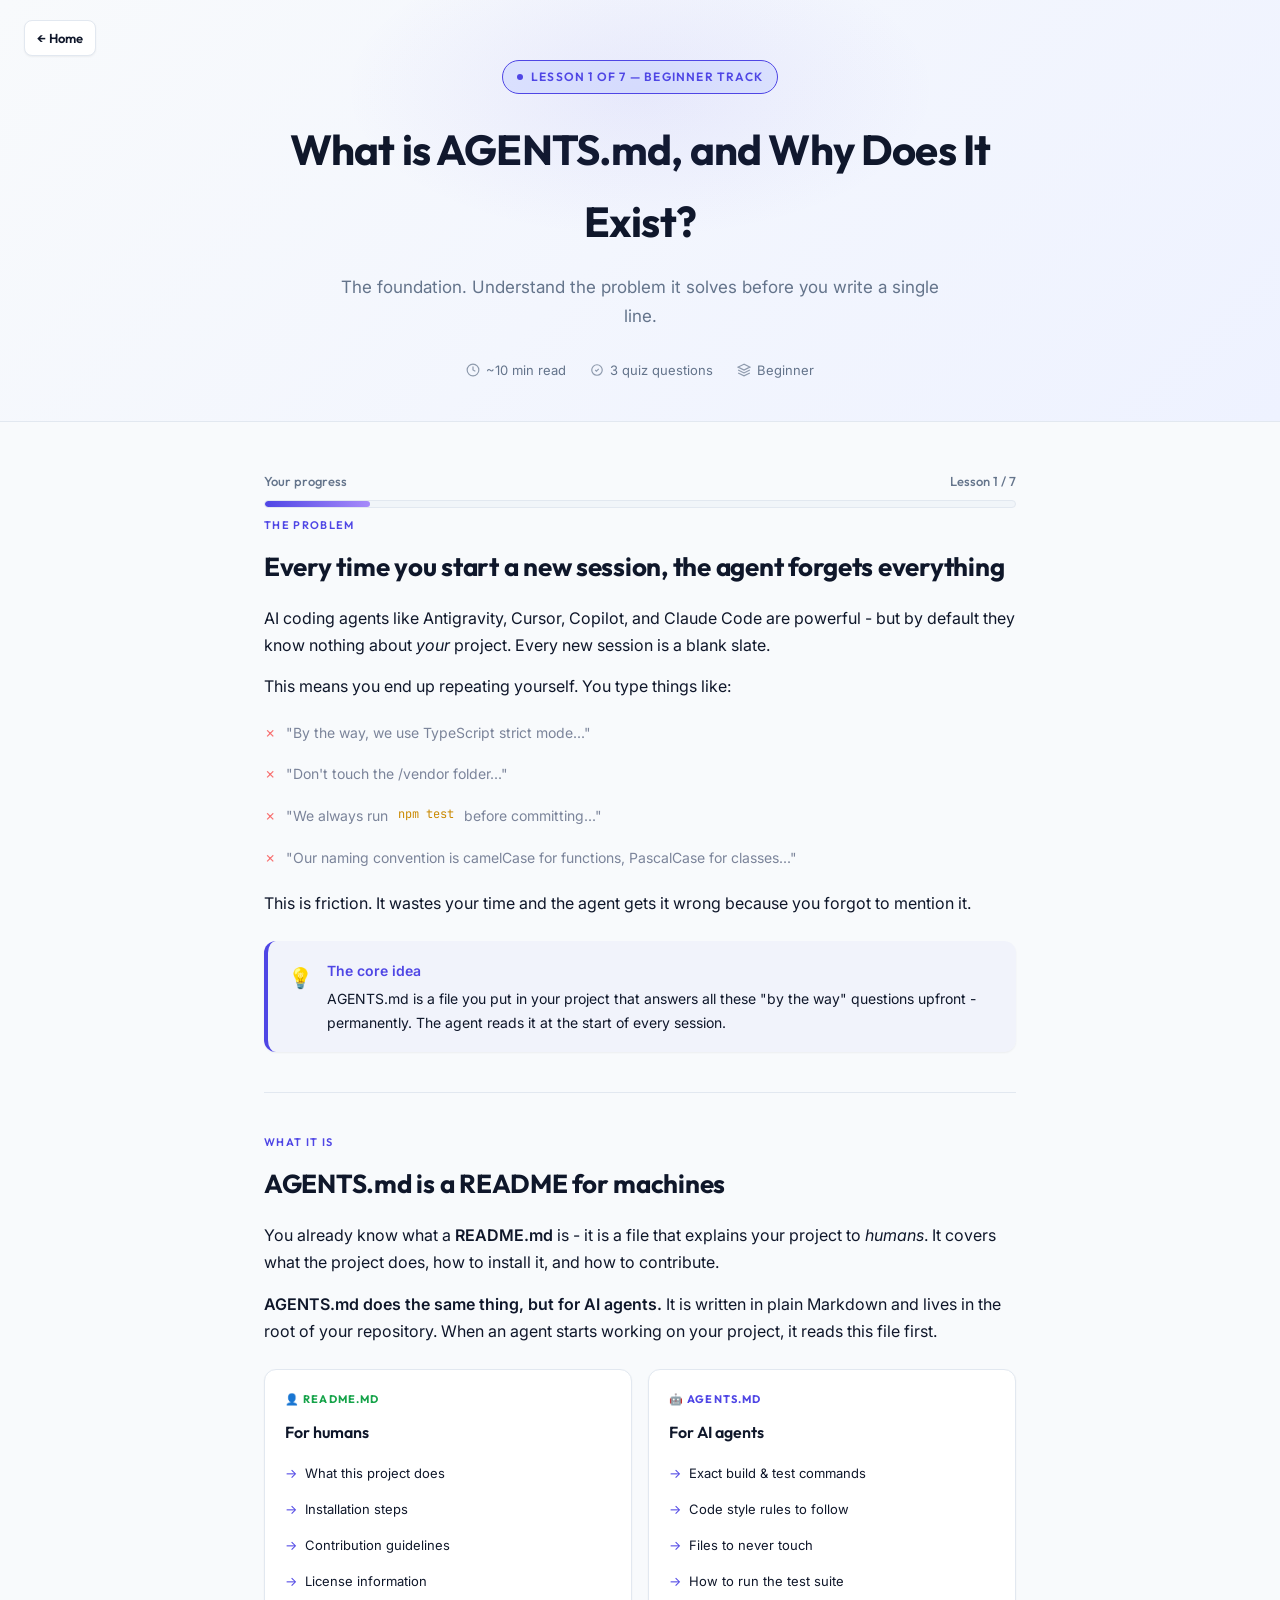
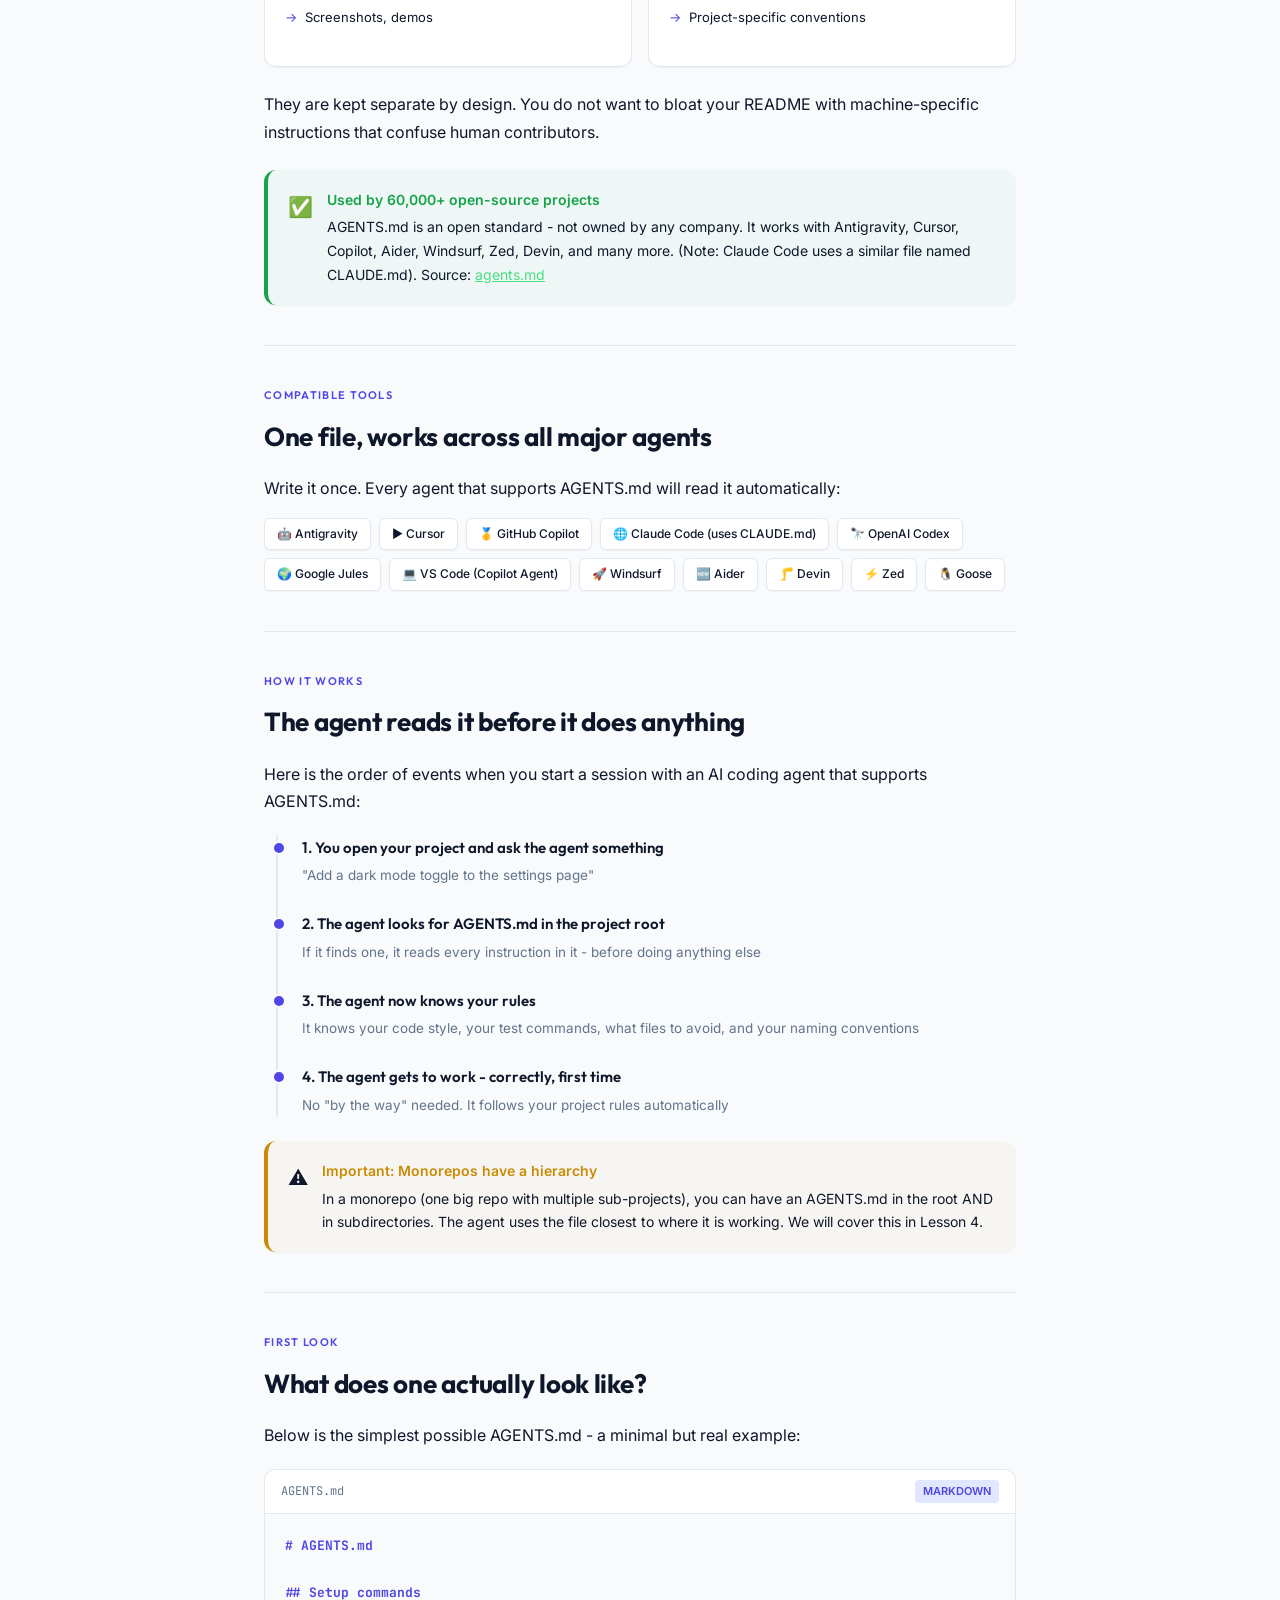
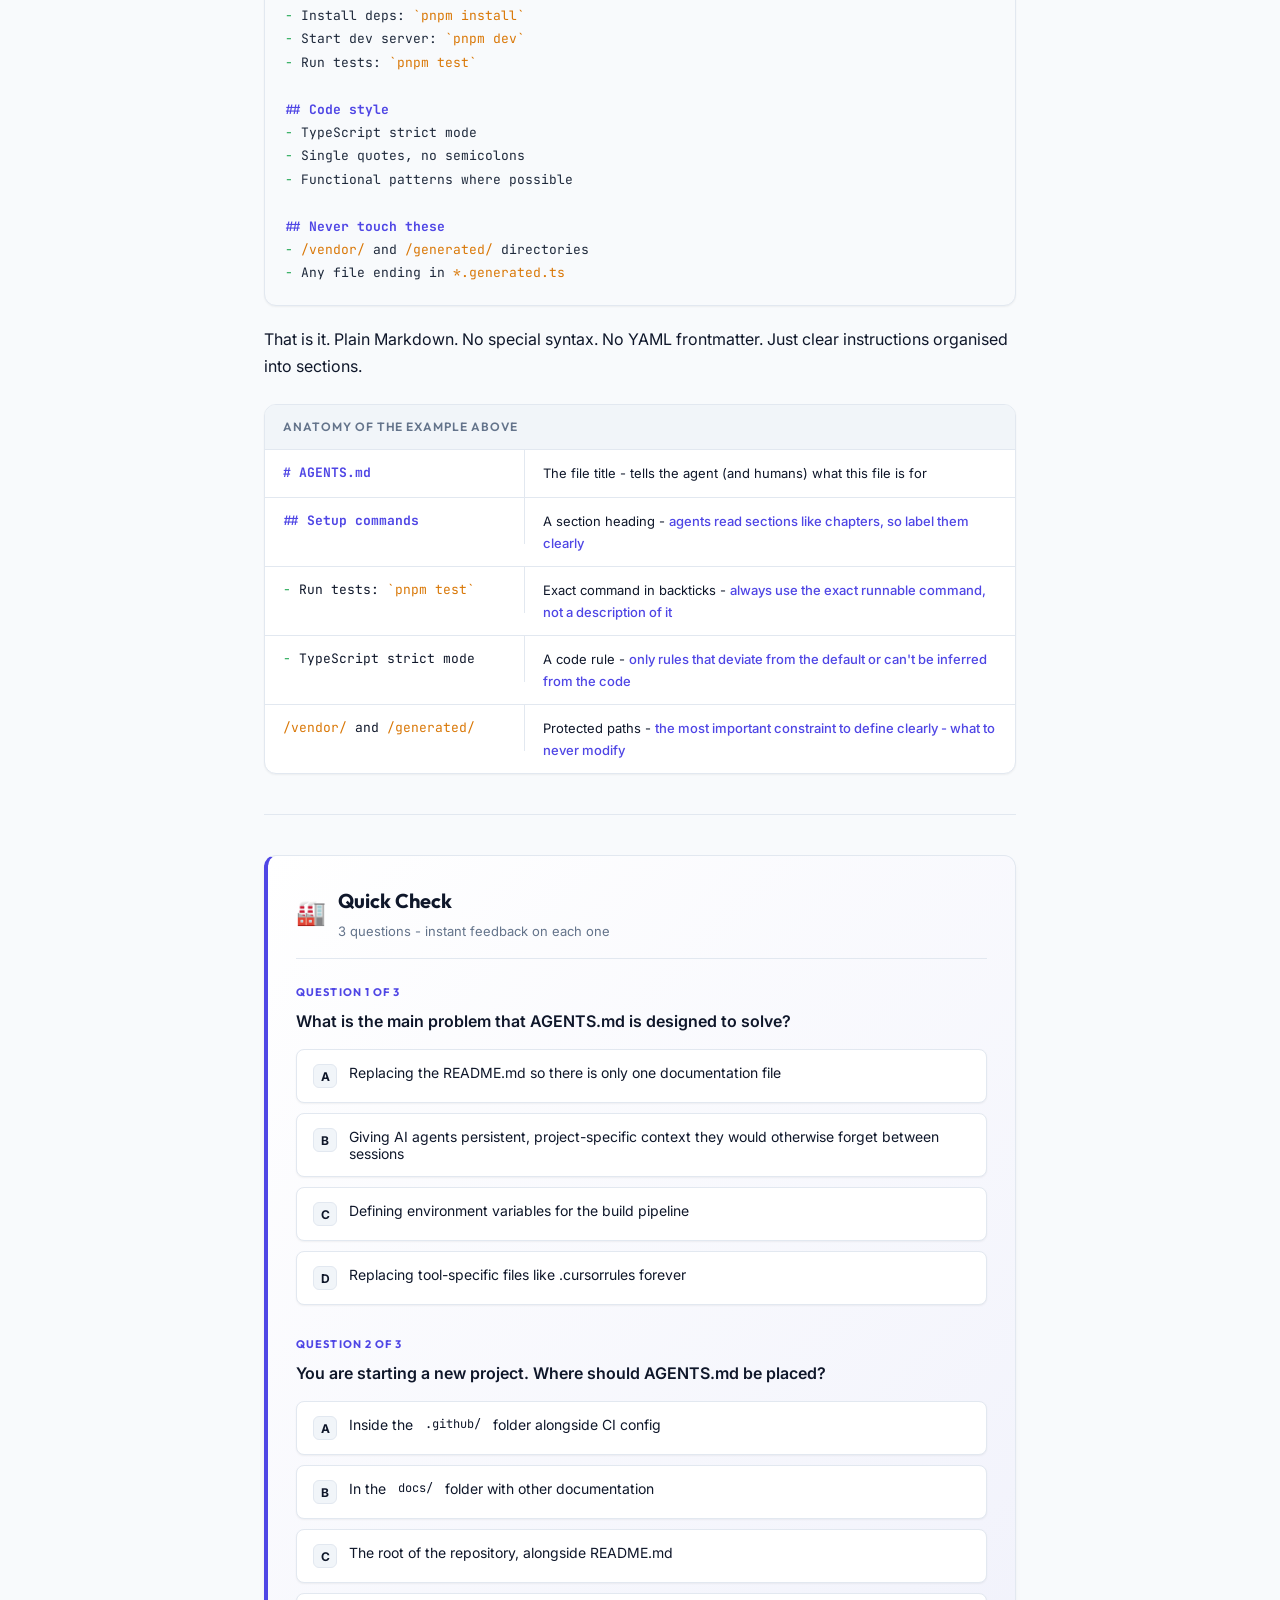
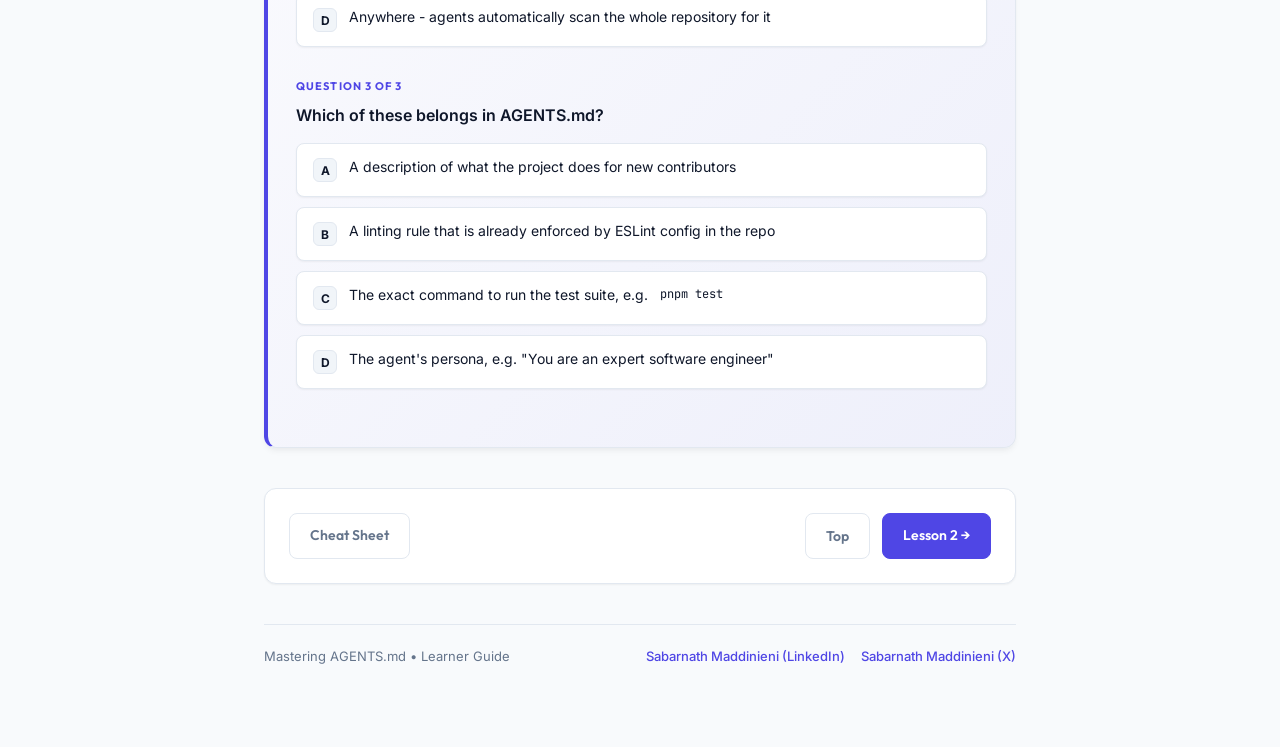
<file: lessons/0001-what-is-agents-md.html>
<!DOCTYPE html>
<html lang="en">
<head>
  <meta charset="UTF-8" />
  <meta name="viewport" content="width=device-width, initial-scale=1.0" />
  <title>Lesson 1: What is AGENTS.md and Why Does It Exist?</title>
  <meta name="description" content="Learn why AGENTS.md exists, what problem it solves, and how it is different from README.md. Lesson 1 of the AGENTS.md beginner-to-pro course." />
    <link rel="preconnect" href="https://fonts.googleapis.com" />
  <link rel="preconnect" href="https://fonts.gstatic.com" crossorigin />
  <link href="https://fonts.googleapis.com/css2?family=Inter:wght@300;400;500;600;700&family=Outfit:wght@400;500;600;700;800&family=JetBrains+Mono:wght@400;500;600&display=swap" rel="stylesheet" />
  <link rel="stylesheet" href="style.css" />
</head>
<body>

<header>
  <a href="../index.html" class="home-btn">&larr; Home</a>
  <div class="lesson-badge"><span class="dot"></span>Lesson 1 of 7 &mdash; Beginner Track</div>
  <h1>What is AGENTS.md, and Why Does It Exist?</h1>
  <p class="subtitle">The foundation. Understand the problem it solves before you write a single line.</p>
  <div class="meta-row">
    <span class="meta-chip">
      <svg width="14" height="14" fill="none" stroke="currentColor" stroke-width="2" viewBox="0 0 24 24"><circle cx="12" cy="12" r="10"/><path d="M12 6v6l4 2"/></svg>
      ~10 min read
    </span>
    <span class="meta-chip">
      <svg width="14" height="14" fill="none" stroke="currentColor" stroke-width="2" viewBox="0 0 24 24"><path d="M9 12l2 2 4-4m6 2a9 9 0 11-18 0 9 9 0 0118 0z"/></svg>
      3 quiz questions
    </span>
    <span class="meta-chip">
      <svg width="14" height="14" fill="none" stroke="currentColor" stroke-width="2" viewBox="0 0 24 24"><path d="M12 2L2 7l10 5 10-5-10-5zM2 17l10 5 10-5M2 12l10 5 10-5"/></svg>
      Beginner
    </span>
  </div>
</header>

<main>

  <div class="progress-label">
    <span>Your progress</span>
    <span>Lesson 1 / 7</span>
  </div>
  <div class="progress-bar"><div class="progress-fill" style="width: 14%;" id="progressBar"></div></div>

  <!-- SECTION 1 -->
  <div class="section">
    <div class="section-label">The Problem</div>
    <h2>Every time you start a new session, the agent forgets everything</h2>
    <p>
      AI coding agents like Antigravity, Cursor, Copilot, and Claude Code are powerful - but by default they know nothing about <em>your</em> project. Every new session is a blank slate.
    </p>
    <p>
      This means you end up repeating yourself. You type things like:
    </p>
    <ul style="list-style:none;padding:0;margin:0 0 14px;">
      <li style="padding:6px 0;display:flex;gap:10px;color:#7b849a;font-size:14px;"><span style="color:#f87171">✗</span> "By the way, we use TypeScript strict mode..."</li>
      <li style="padding:6px 0;display:flex;gap:10px;color:#7b849a;font-size:14px;"><span style="color:#f87171">✗</span> "Don't touch the /vendor folder..."</li>
      <li style="padding:6px 0;display:flex;gap:10px;color:#7b849a;font-size:14px;"><span style="color:#f87171">✗</span> "We always run <code style="font-family:'JetBrains Mono',monospace;font-size:12px;color:var(--yellow)">npm test</code> before committing..."</li>
      <li style="padding:6px 0;display:flex;gap:10px;color:#7b849a;font-size:14px;"><span style="color:#f87171">✗</span> "Our naming convention is camelCase for functions, PascalCase for classes..."</li>
    </ul>
    <p>
      This is friction. It wastes your time and the agent gets it wrong because you forgot to mention it.
    </p>

    <div class="callout info">
      <div class="callout-icon">💡</div>
      <div class="callout-body">
        <strong>The core idea</strong>
        <p>AGENTS.md is a file you put in your project that answers all these "by the way" questions upfront - permanently. The agent reads it at the start of every session.</p>
      </div>
    </div>
  </div>

  <hr />

  <!-- SECTION 2 -->
  <div class="section">
    <div class="section-label">What It Is</div>
    <h2>AGENTS.md is a README for machines</h2>
    <p>
      You already know what a <strong>README.md</strong> is - it is a file that explains your project to <em>humans</em>. It covers what the project does, how to install it, and how to contribute.
    </p>
    <p>
      <strong>AGENTS.md does the same thing, but for AI agents.</strong> It is written in plain Markdown and lives in the root of your repository. When an agent starts working on your project, it reads this file first.
    </p>

    <div class="compare-grid">
      <div class="compare-card human">
        <div class="card-tag">&#128100; README.md</div>
        <h4>For humans</h4>
        <ul>
          <li>What this project does</li>
          <li>Installation steps</li>
          <li>Contribution guidelines</li>
          <li>License information</li>
          <li>Screenshots, demos</li>
        </ul>
      </div>
      <div class="compare-card agent">
        <div class="card-tag">&#129302; AGENTS.md</div>
        <h4>For AI agents</h4>
        <ul>
          <li>Exact build &amp; test commands</li>
          <li>Code style rules to follow</li>
          <li>Files to never touch</li>
          <li>How to run the test suite</li>
          <li>Project-specific conventions</li>
        </ul>
      </div>
    </div>

    <p>
      They are kept separate by design. You do not want to bloat your README with machine-specific instructions that confuse human contributors.
    </p>

    <div class="callout tip">
      <div class="callout-icon">✅</div>
      <div class="callout-body">
        <strong>Used by 60,000+ open-source projects</strong>
        <p>AGENTS.md is an open standard - not owned by any company. It works with Antigravity, Cursor, Copilot, Aider, Windsurf, Zed, Devin, and many more. (Note: Claude Code uses a similar file named CLAUDE.md). Source: <a href="https://agents.md" style="color:#4ade80">agents.md</a></p>
      </div>
    </div>
  </div>

  <hr />

  <!-- SECTION 3 -->
  <div class="section">
    <div class="section-label">Compatible Tools</div>
    <h2>One file, works across all major agents</h2>
    <p>Write it once. Every agent that supports AGENTS.md will read it automatically:</p>
    <div class="agent-grid">
      <span class="agent-chip">&#129302; Antigravity</span>
      <span class="agent-chip">&#9654; Cursor</span>
      <span class="agent-chip">&#129351; GitHub Copilot</span>
      <span class="agent-chip">&#127760; Claude Code (uses CLAUDE.md)</span>
      <span class="agent-chip">&#128301; OpenAI Codex</span>
      <span class="agent-chip">&#127757; Google Jules</span>
      <span class="agent-chip">&#128187; VS Code (Copilot Agent)</span>
      <span class="agent-chip">&#128640; Windsurf</span>
      <span class="agent-chip">&#127381; Aider</span>
      <span class="agent-chip">&#129461; Devin</span>
      <span class="agent-chip">&#9889; Zed</span>
      <span class="agent-chip">&#128039; Goose</span>
    </div>
  </div>

  <hr />

  <!-- SECTION 4 -->
  <div class="section">
    <div class="section-label">How It Works</div>
    <h2>The agent reads it before it does anything</h2>
    <p>Here is the order of events when you start a session with an AI coding agent that supports AGENTS.md:</p>

    <div class="timeline">
      <div class="timeline-item">
        <h4>1. You open your project and ask the agent something</h4>
        <p>"Add a dark mode toggle to the settings page"</p>
      </div>
      <div class="timeline-item">
        <h4>2. The agent looks for AGENTS.md in the project root</h4>
        <p>If it finds one, it reads every instruction in it - before doing anything else</p>
      </div>
      <div class="timeline-item">
        <h4>3. The agent now knows your rules</h4>
        <p>It knows your code style, your test commands, what files to avoid, and your naming conventions</p>
      </div>
      <div class="timeline-item">
        <h4>4. The agent gets to work - correctly, first time</h4>
        <p>No "by the way" needed. It follows your project rules automatically</p>
      </div>
    </div>

    <div class="callout warn">
      <div class="callout-icon">&#9888;&#65039;</div>
      <div class="callout-body">
        <strong>Important: Monorepos have a hierarchy</strong>
        <p>In a monorepo (one big repo with multiple sub-projects), you can have an AGENTS.md in the root AND in subdirectories. The agent uses the file closest to where it is working. We will cover this in Lesson 4.</p>
      </div>
    </div>
  </div>

  <hr />

  <!-- SECTION 5 -->
  <div class="section">
    <div class="section-label">First Look</div>
    <h2>What does one actually look like?</h2>
    <p>Below is the simplest possible AGENTS.md - a minimal but real example:</p>

    <div class="code-block">
      <div class="code-header">
        <span class="code-filename">AGENTS.md</span>
        <span class="code-lang">MARKDOWN</span>
      </div>
      <pre><span class="token-heading"># AGENTS.md</span>

<span class="token-heading">## Setup commands</span>
<span class="token-bullet">-</span> Install deps: <span class="token-code">`pnpm install`</span>
<span class="token-bullet">-</span> Start dev server: <span class="token-code">`pnpm dev`</span>
<span class="token-bullet">-</span> Run tests: <span class="token-code">`pnpm test`</span>

<span class="token-heading">## Code style</span>
<span class="token-bullet">-</span> TypeScript strict mode
<span class="token-bullet">-</span> Single quotes, no semicolons
<span class="token-bullet">-</span> Functional patterns where possible

<span class="token-heading">## Never touch these</span>
<span class="token-bullet">-</span> <span class="token-code">/vendor/</span> and <span class="token-code">/generated/</span> directories
<span class="token-bullet">-</span> Any file ending in <span class="token-code">*.generated.ts</span></pre>
    </div>

    <p>That is it. Plain Markdown. No special syntax. No YAML frontmatter. Just clear instructions organised into sections.</p>

    <div class="anatomy">
      <div class="anatomy-header">Anatomy of the example above</div>
      <div class="anatomy-row">
        <div class="anatomy-line"><span class="token-heading"># AGENTS.md</span></div>
        <div class="anatomy-explain">The file title - tells the agent (and humans) what this file is for</div>
      </div>
      <div class="anatomy-row">
        <div class="anatomy-line"><span class="token-heading">## Setup commands</span></div>
        <div class="anatomy-explain">A section heading - <em>agents read sections like chapters, so label them clearly</em></div>
      </div>
      <div class="anatomy-row">
        <div class="anatomy-line"><span class="token-bullet">-</span> Run tests: <span class="token-code">`pnpm test`</span></div>
        <div class="anatomy-explain">Exact command in backticks - <em>always use the exact runnable command, not a description of it</em></div>
      </div>
      <div class="anatomy-row">
        <div class="anatomy-line"><span class="token-bullet">-</span> TypeScript strict mode</div>
        <div class="anatomy-explain">A code rule - <em>only rules that deviate from the default or can't be inferred from the code</em></div>
      </div>
      <div class="anatomy-row">
        <div class="anatomy-line"><span class="token-code">/vendor/</span> and <span class="token-code">/generated/</span></div>
        <div class="anatomy-explain">Protected paths - <em>the most important constraint to define clearly - what to never modify</em></div>
      </div>
    </div>
  </div>

  <hr />

  <!-- QUIZ -->
  <div class="quiz" id="quiz">
    <div class="quiz-header">
      <div class="quiz-icon">&#127981;</div>
      <div>
        <div class="quiz-title">Quick Check</div>
        <div class="quiz-subtitle">3 questions - instant feedback on each one</div>
      </div>
    </div>

    <!-- Q1 -->
    <div class="quiz-question" id="q1">
      <div class="quiz-number">Question 1 of 3</div>
      <p>What is the main problem that AGENTS.md is designed to solve?</p>
      <div class="options">
        <button class="option" onclick="answer(this,'q1','wrong')" data-q="q1">
          <span class="option-letter">A</span>
          Replacing the README.md so there is only one documentation file
        </button>
        <button class="option" onclick="answer(this,'q1','correct')" data-q="q1">
          <span class="option-letter">B</span>
          Giving AI agents persistent, project-specific context they would otherwise forget between sessions
        </button>
        <button class="option" onclick="answer(this,'q1','wrong')" data-q="q1">
          <span class="option-letter">C</span>
          Defining environment variables for the build pipeline
        </button>
        <button class="option" onclick="answer(this,'q1','wrong')" data-q="q1">
          <span class="option-letter">D</span>
          Replacing tool-specific files like .cursorrules forever
        </button>
      </div>
      <div class="feedback correct" id="q1-correct">
        &#127881; Exactly right. AGENTS.md gives the agent information it can't infer from the code - things you would otherwise repeat at the start of every session.
      </div>
      <div class="feedback wrong" id="q1-wrong">
        &#10060; Not quite. AGENTS.md complements README.md - it does not replace it. And while it can reduce the need for tool-specific files, the core purpose is giving agents persistent project context.
      </div>
    </div>

    <!-- Q2 -->
    <div class="quiz-question" id="q2">
      <div class="quiz-number">Question 2 of 3</div>
      <p>You are starting a new project. Where should AGENTS.md be placed?</p>
      <div class="options">
        <button class="option" onclick="answer(this,'q2','wrong')" data-q="q2">
          <span class="option-letter">A</span>
          Inside the <code style="font-family:'JetBrains Mono',monospace;font-size:12px">.github/</code> folder alongside CI config
        </button>
        <button class="option" onclick="answer(this,'q2','wrong')" data-q="q2">
          <span class="option-letter">B</span>
          In the <code style="font-family:'JetBrains Mono',monospace;font-size:12px">docs/</code> folder with other documentation
        </button>
        <button class="option" onclick="answer(this,'q2','correct')" data-q="q2">
          <span class="option-letter">C</span>
          The root of the repository, alongside README.md
        </button>
        <button class="option" onclick="answer(this,'q2','wrong')" data-q="q2">
          <span class="option-letter">D</span>
          Anywhere - agents automatically scan the whole repository for it
        </button>
      </div>
      <div class="feedback correct" id="q2-correct">
        &#127881; Correct. The root of the repo is the standard, predictable place. Agents know to look there first. In monorepos you can also add them to subdirectories for scoped rules.
      </div>
      <div class="feedback wrong" id="q2-wrong">
        &#10060; Not quite. AGENTS.md belongs in the repository root - the same level as README.md. That is the standard place agents are built to look for it.
      </div>
    </div>

    <!-- Q3 -->
    <div class="quiz-question" id="q3">
      <div class="quiz-number">Question 3 of 3</div>
      <p>Which of these belongs in AGENTS.md?</p>
      <div class="options">
        <button class="option" onclick="answer(this,'q3','wrong')" data-q="q3">
          <span class="option-letter">A</span>
          A description of what the project does for new contributors
        </button>
        <button class="option" onclick="answer(this,'q3','wrong')" data-q="q3">
          <span class="option-letter">B</span>
          A linting rule that is already enforced by ESLint config in the repo
        </button>
        <button class="option" onclick="answer(this,'q3','correct')" data-q="q3">
          <span class="option-letter">C</span>
          The exact command to run the test suite, e.g. <code style="font-family:'JetBrains Mono',monospace;font-size:12px">pnpm test</code>
        </button>
        <button class="option" onclick="answer(this,'q3','wrong')" data-q="q3">
          <span class="option-letter">D</span>
          The agent's persona, e.g. "You are an expert software engineer"
        </button>
      </div>
      <div class="feedback correct" id="q3-correct">
        &#127881; Perfect. Exact runnable commands are the most valuable thing to put in AGENTS.md. Option A belongs in README, Option B is already enforced by tooling so it's redundant, Option D is redefining the agent's core persona - which AGENTS.md is not for.
      </div>
      <div class="feedback wrong" id="q3-wrong">
        &#10060; Not quite. The key principle is: only include things the agent cannot infer from the codebase or that aren't already enforced by your tooling. Exact commands are perfect examples. Project descriptions belong in README. Persona redefinition is off-scope.
      </div>
    </div>

    <div id="score-display">
      <div class="score-big" id="scoreNum">3/3</div>
      <p id="scoreMsg">Perfect score! You're ready for Lesson 2.</p>
    </div>
  </div>

  <!-- NAVIGATION -->
  <div class="navigation-row">
    <div>
      <a href="../reference/agents-md-cheat-sheet.html" class="btn btn-secondary">Cheat Sheet</a>
    </div>
    <div class="nav-group">
      <button class="btn btn-secondary" onclick="window.scrollTo({top:0,behavior:'smooth'})">Top</button>
      <a href="0002-anatomy-of-agents-md.html" class="btn">Lesson 2 &rarr;</a>
    </div>
  </div>

  <footer>
    <span>Mastering AGENTS.md &bull; Learner Guide</span>
    <div class="footer-links">
      <a href="https://www.linkedin.com/in/sabarnathmaddinieni/" target="_blank" rel="noopener noreferrer">Sabarnath Maddinieni (LinkedIn)</a>
      <a href="https://x.com/SabarnathX" target="_blank" rel="noopener noreferrer">Sabarnath Maddinieni (X)</a>
    </div>
  </footer>
</main>

<script>
  let scores = {};
  let totalAnswered = 0;

  function answer(el, qId, result) {
    if (scores[qId] !== undefined) return;
    scores[qId] = result === 'correct' ? 1 : 0;
    totalAnswered++;

    const allOptions = document.querySelectorAll(`[data-q="${qId}"]`);
    allOptions.forEach(opt => {
      if (opt !== el) opt.classList.add('dimmed');
    });

    el.classList.add(result);
    document.getElementById(`${qId}-${result}`).classList.add('show');

    // Update progress bar slightly
    const bar = document.getElementById('progressBar');
    bar.style.width = (14 + totalAnswered * 5) + '%';

    if (totalAnswered === 3) showScore();
  }

  function showScore() {
    const total = Object.values(scores).reduce((a,b)=>a+b, 0);
    const display = document.getElementById('score-display');
    const num = document.getElementById('scoreNum');
    const msg = document.getElementById('scoreMsg');

    num.textContent = total + '/3';
    if (total === 3) msg.textContent = 'Perfect score! You fully understand the foundation. On to Lesson 2.';
    else if (total >= 2) msg.textContent = 'Good work. Revisit the questions you missed, then move to Lesson 2.';
    else msg.textContent = 'Re-read the lesson and try again - the concepts will click quickly.';

    display.classList.add('show');
    display.scrollIntoView({ behavior: 'smooth', block: 'nearest' });
  }
</script>
</body>
</html>
</file>
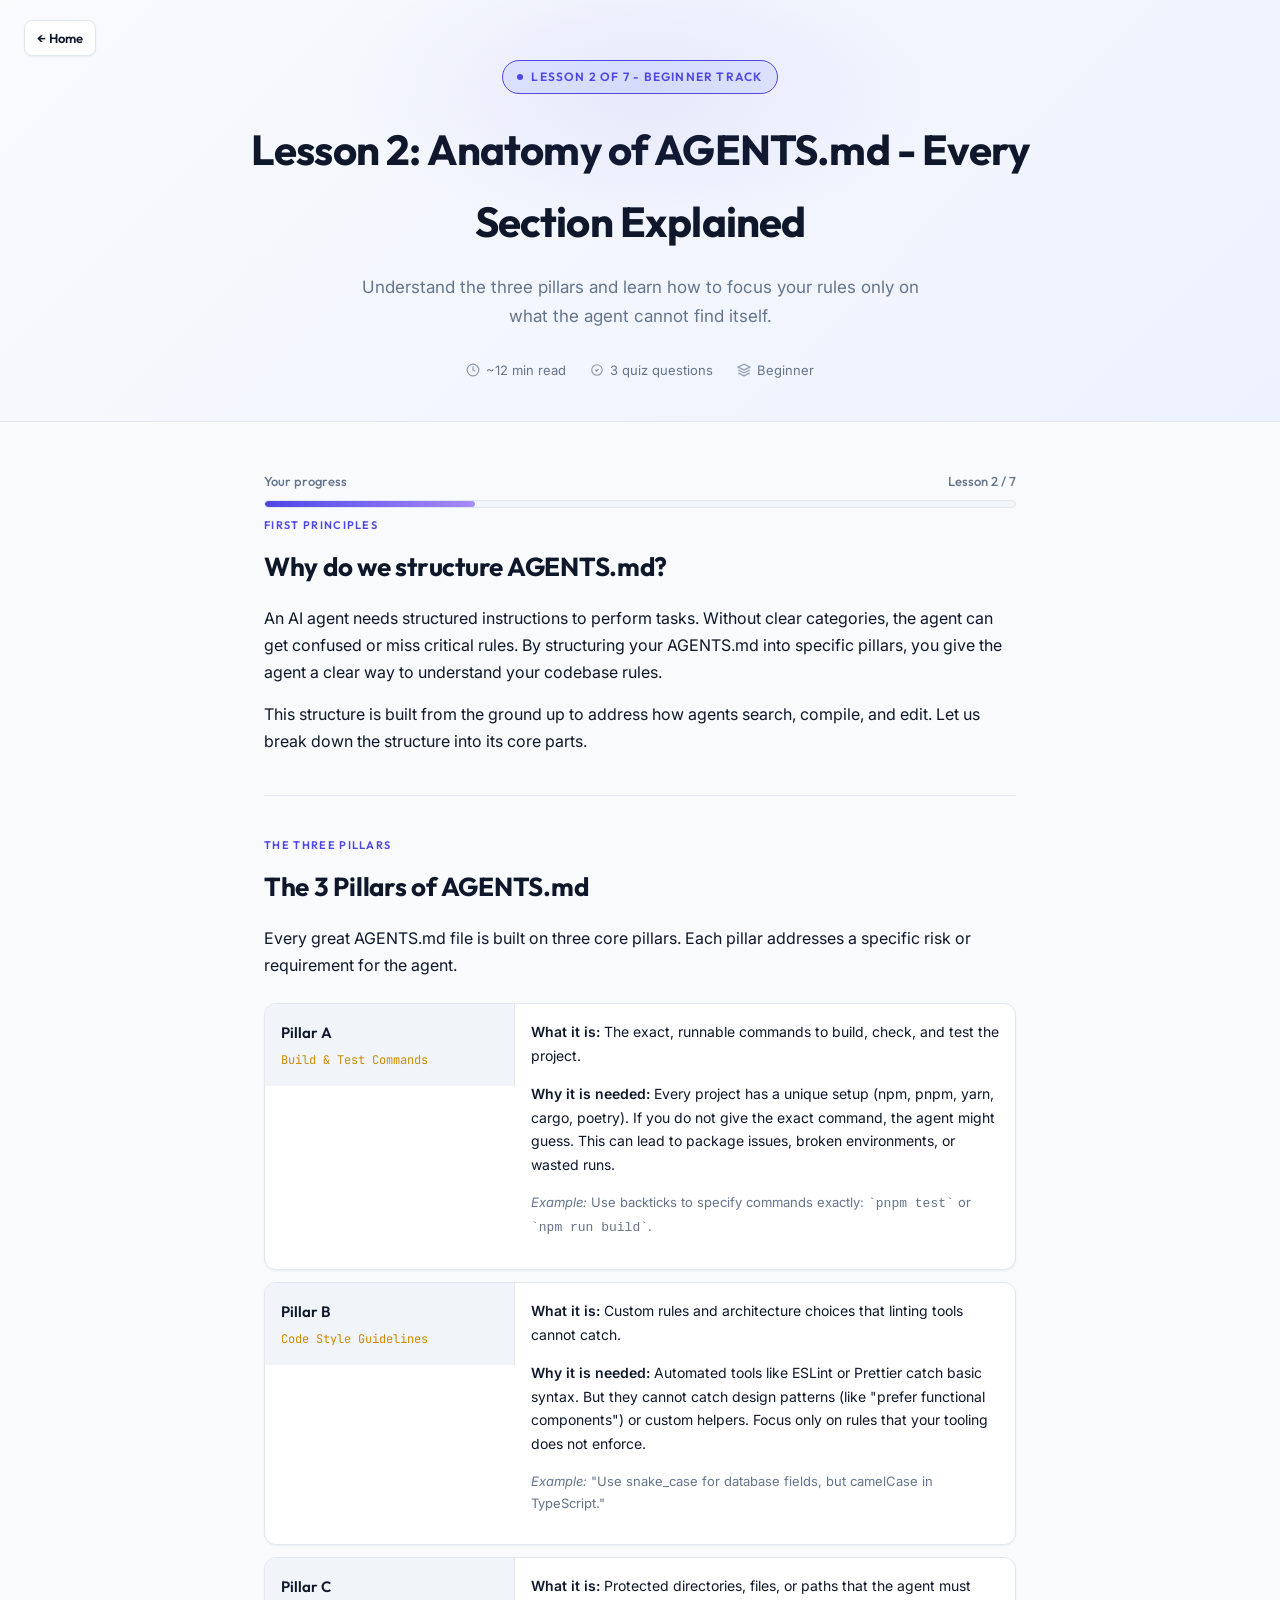
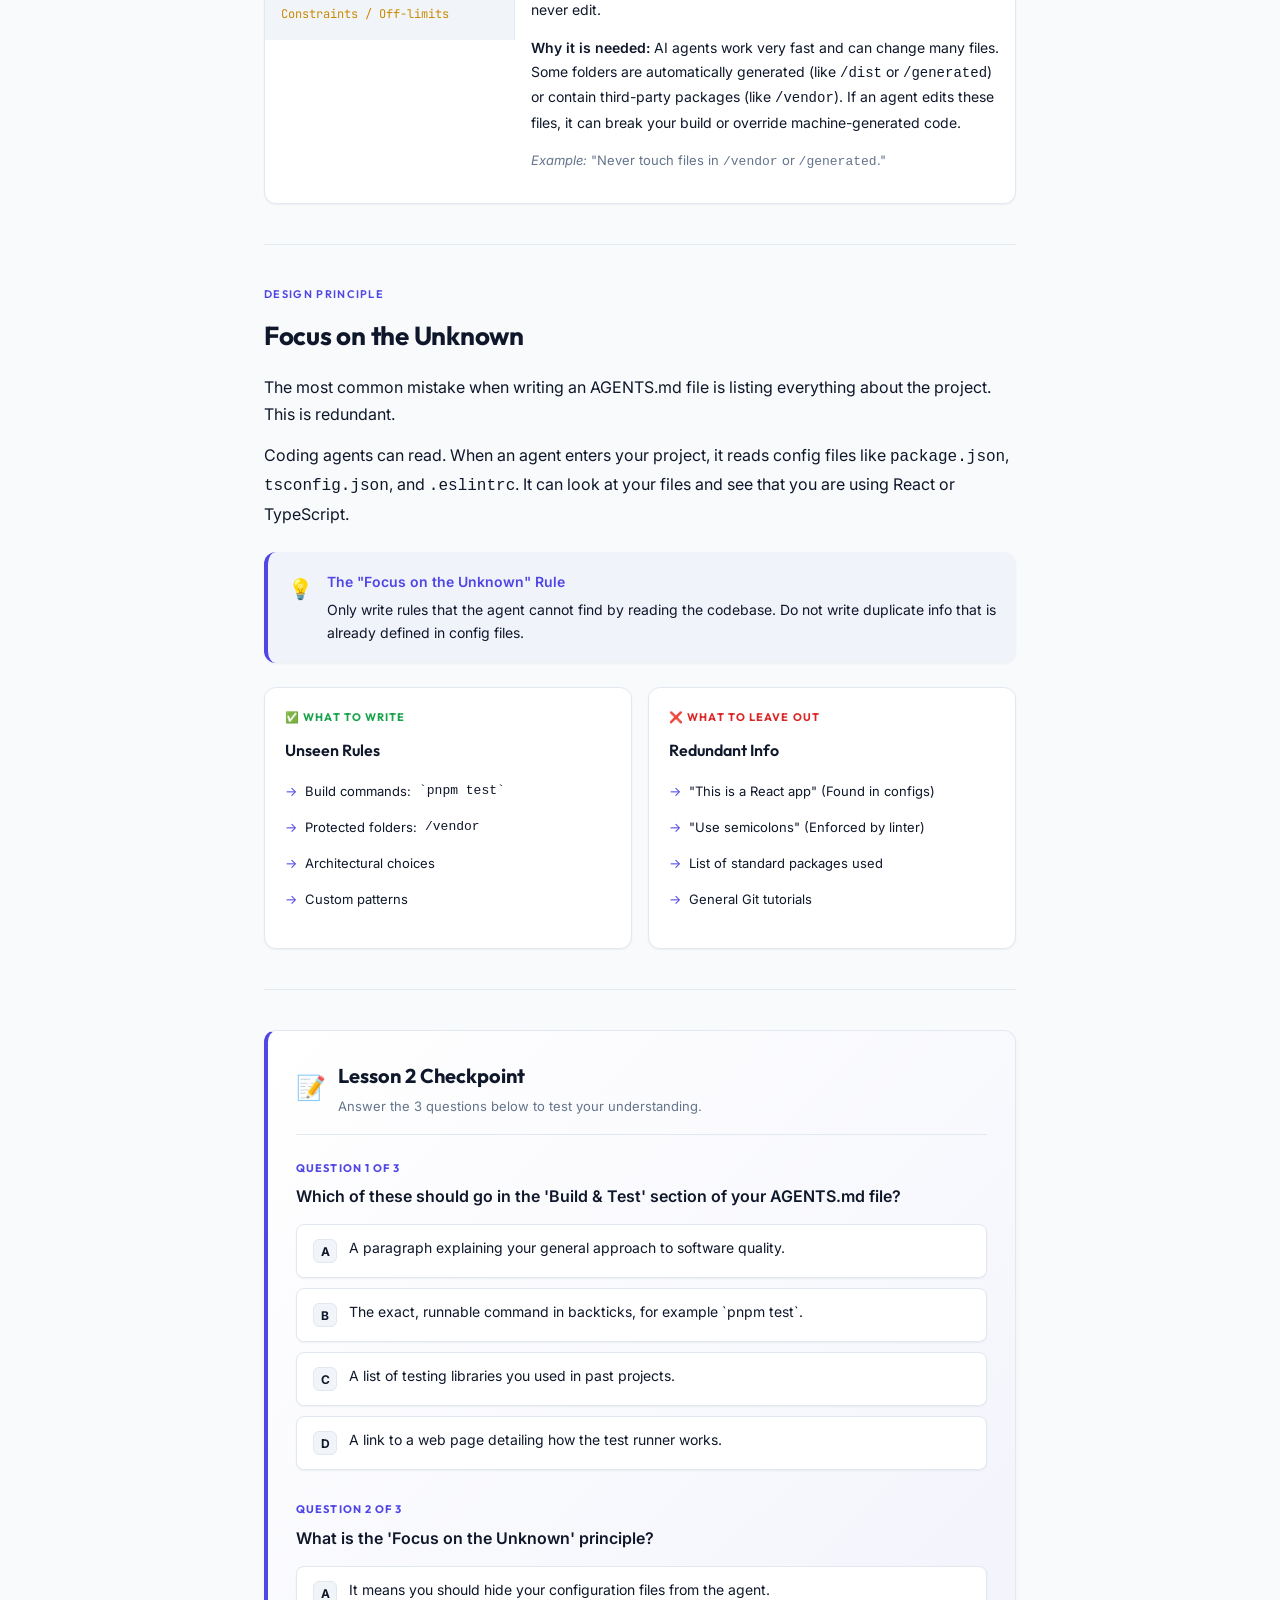
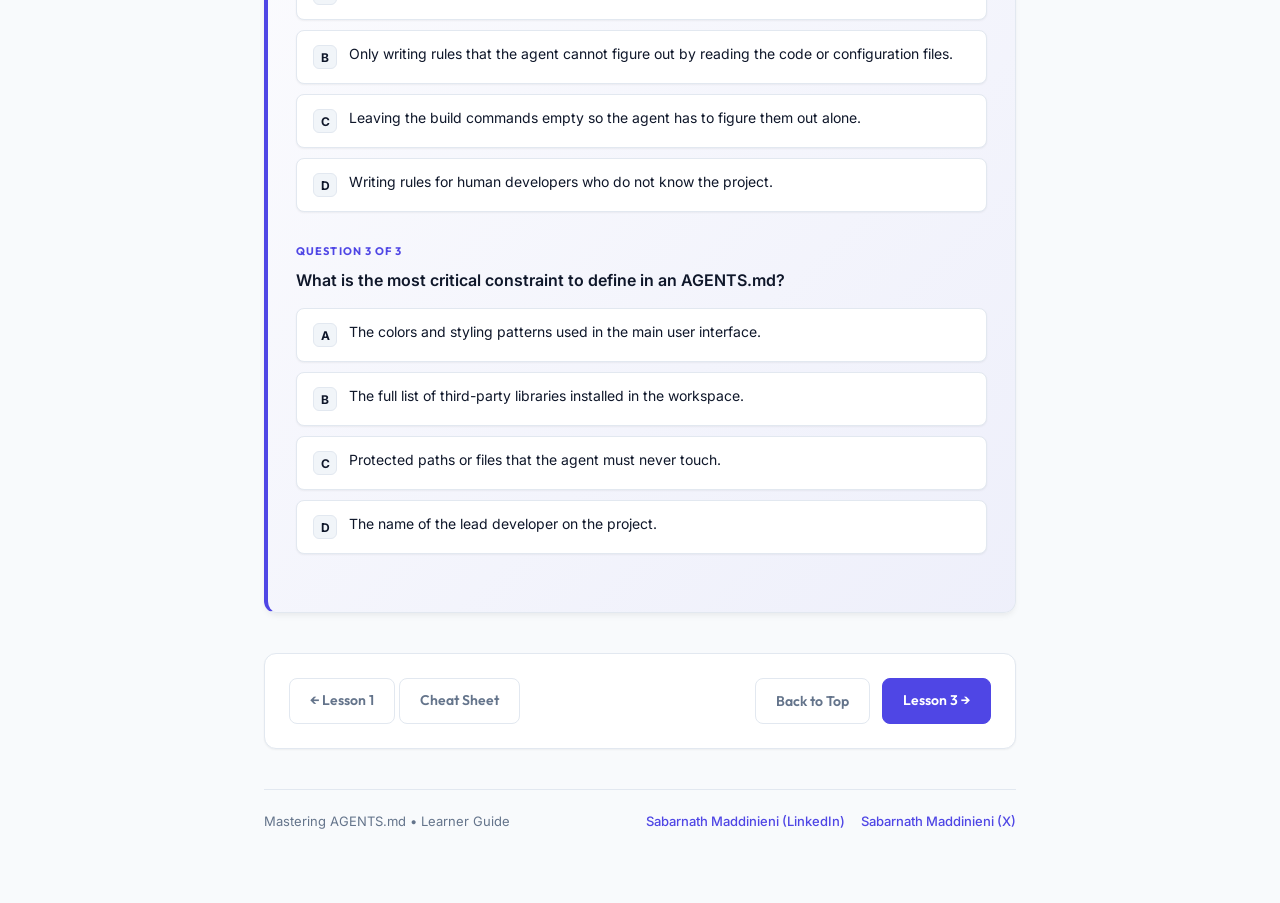
<file: lessons/0002-anatomy-of-agents-md.html>
<!DOCTYPE html>
<html lang="en">
<head>
  <meta charset="UTF-8" />
  <meta name="viewport" content="width=device-width, initial-scale=1.0" />
  <title>Lesson 2: Anatomy of AGENTS.md - Every Section Explained</title>
  <meta name="description" content="Learn the three pillars of AGENTS.md and the Focus on the Unknown principle. Lesson 2 of the AGENTS.md beginner-to-pro course." />
    <link rel="preconnect" href="https://fonts.googleapis.com" />
  <link rel="preconnect" href="https://fonts.gstatic.com" crossorigin />
  <link href="https://fonts.googleapis.com/css2?family=Inter:wght@300;400;500;600;700&family=Outfit:wght@400;500;600;700;800&family=JetBrains+Mono:wght@400;500;600&display=swap" rel="stylesheet" />
  <link rel="stylesheet" href="style.css" />
</head>
<body>

<header>
  <a href="../index.html" class="home-btn">&larr; Home</a>
  <div class="lesson-badge"><span class="dot"></span>Lesson 2 of 7 - Beginner Track</div>
  <h1>Lesson 2: Anatomy of AGENTS.md - Every Section Explained</h1>
  <p class="subtitle">Understand the three pillars and learn how to focus your rules only on what the agent cannot find itself.</p>
  <div class="meta-row">
    <span class="meta-chip">
      <svg width="14" height="14" fill="none" stroke="currentColor" stroke-width="2" viewBox="0 0 24 24"><circle cx="12" cy="12" r="10"/><path d="M12 6v6l4 2"/></svg>
      ~12 min read
    </span>
    <span class="meta-chip">
      <svg width="14" height="14" fill="none" stroke="currentColor" stroke-width="2" viewBox="0 0 24 24"><path d="M9 12l2 2 4-4m6 2a9 9 0 11-18 0 9 9 0 0118 0z"/></svg>
      3 quiz questions
    </span>
    <span class="meta-chip">
      <svg width="14" height="14" fill="none" stroke="currentColor" stroke-width="2" viewBox="0 0 24 24"><path d="M12 2L2 7l10 5 10-5-10-5zM2 17l10 5 10-5M2 12l10 5 10-5"/></svg>
      Beginner
    </span>
  </div>
</header>

<main>

  <div class="progress-label">
    <span>Your progress</span>
    <span>Lesson 2 / 7</span>
  </div>
  <div class="progress-bar"><div class="progress-fill" style="width: 28%;" id="progressBar"></div></div>

  <!-- SECTION 1 -->
  <div class="section">
    <div class="section-label">First Principles</div>
    <h2>Why do we structure AGENTS.md?</h2>
    <p>
      An AI agent needs structured instructions to perform tasks. Without clear categories, the agent can get confused or miss critical rules. By structuring your AGENTS.md into specific pillars, you give the agent a clear way to understand your codebase rules.
    </p>
    <p>
      This structure is built from the ground up to address how agents search, compile, and edit. Let us break down the structure into its core parts.
    </p>
  </div>

  <hr />

  <!-- SECTION 2 -->
  <div class="section">
    <div class="section-label">The Three Pillars</div>
    <h2>The 3 Pillars of AGENTS.md</h2>
    <p>
      Every great AGENTS.md file is built on three core pillars. Each pillar addresses a specific risk or requirement for the agent.
    </p>

    <div class="anatomy-grid">
      <!-- PILLAR 1 -->
      <div class="anatomy-row">
        <div class="anatomy-left">
          <h4>Pillar A</h4>
          <code>Build &amp; Test Commands</code>
        </div>
        <div class="anatomy-right">
          <p><strong>What it is:</strong> The exact, runnable commands to build, check, and test the project.</p>
          <p><strong>Why it is needed:</strong> Every project has a unique setup (npm, pnpm, yarn, cargo, poetry). If you do not give the exact command, the agent might guess. This can lead to package issues, broken environments, or wasted runs.</p>
          <p style="margin-top: 8px; font-size: 13px; color: var(--muted);"><em>Example:</em> Use backticks to specify commands exactly: <code>`pnpm test`</code> or <code>`npm run build`</code>.</p>
        </div>
      </div>

      <!-- PILLAR 2 -->
      <div class="anatomy-row">
        <div class="anatomy-left">
          <h4>Pillar B</h4>
          <code>Code Style Guidelines</code>
        </div>
        <div class="anatomy-right">
          <p><strong>What it is:</strong> Custom rules and architecture choices that linting tools cannot catch.</p>
          <p><strong>Why it is needed:</strong> Automated tools like ESLint or Prettier catch basic syntax. But they cannot catch design patterns (like "prefer functional components") or custom helpers. Focus only on rules that your tooling does not enforce.</p>
          <p style="margin-top: 8px; font-size: 13px; color: var(--muted);"><em>Example:</em> "Use snake_case for database fields, but camelCase in TypeScript."</p>
        </div>
      </div>

      <!-- PILLAR 3 -->
      <div class="anatomy-row">
        <div class="anatomy-left">
          <h4>Pillar C</h4>
          <code>Constraints / Off-limits</code>
        </div>
        <div class="anatomy-right">
          <p><strong>What it is:</strong> Protected directories, files, or paths that the agent must never edit.</p>
          <p><strong>Why it is needed:</strong> AI agents work very fast and can change many files. Some folders are automatically generated (like <code>/dist</code> or <code>/generated</code>) or contain third-party packages (like <code>/vendor</code>). If an agent edits these files, it can break your build or override machine-generated code.</p>
          <p style="margin-top: 8px; font-size: 13px; color: var(--muted);"><em>Example:</em> "Never touch files in <code>/vendor</code> or <code>/generated</code>."</p>
        </div>
      </div>
    </div>
  </div>

  <hr />

  <!-- SECTION 3 -->
  <div class="section">
    <div class="section-label">Design Principle</div>
    <h2>Focus on the Unknown</h2>
    <p>
      The most common mistake when writing an AGENTS.md file is listing everything about the project. This is redundant.
    </p>
    <p>
      Coding agents can read. When an agent enters your project, it reads config files like <code>package.json</code>, <code>tsconfig.json</code>, and <code>.eslintrc</code>. It can look at your files and see that you are using React or TypeScript.
    </p>
    
    <div class="callout info">
      <div class="callout-icon">💡</div>
      <div class="callout-body">
        <strong>The "Focus on the Unknown" Rule</strong>
        <p>Only write rules that the agent cannot find by reading the codebase. Do not write duplicate info that is already defined in config files.</p>
      </div>
    </div>

    <div class="compare-grid">
      <div class="compare-card do">
        <div class="card-tag">✅ What to write</div>
        <h4>Unseen Rules</h4>
        <ul>
          <li>Build commands: <code>`pnpm test`</code></li>
          <li>Protected folders: <code>/vendor</code></li>
          <li>Architectural choices</li>
          <li>Custom patterns</li>
        </ul>
      </div>
      <div class="compare-card dont">
        <div class="card-tag">❌ What to leave out</div>
        <h4>Redundant Info</h4>
        <ul>
          <li>"This is a React app" (Found in configs)</li>
          <li>"Use semicolons" (Enforced by linter)</li>
          <li>List of standard packages used</li>
          <li>General Git tutorials</li>
        </ul>
      </div>
    </div>
  </div>

  <hr />

  <!-- QUIZ -->
  <div class="quiz" id="quiz">
    <div class="quiz-header">
      <div class="quiz-icon">📝</div>
      <div>
        <div class="quiz-title">Lesson 2 Checkpoint</div>
        <div class="quiz-subtitle">Answer the 3 questions below to test your understanding.</div>
      </div>
    </div>

    <!-- Q1 -->
    <div class="quiz-question" id="q1">
      <div class="quiz-number">Question 1 of 3</div>
      <p>Which of these should go in the 'Build &amp; Test' section of your AGENTS.md file?</p>
      <div class="options">
        <button class="option" onclick="answer(this,'q1','wrong')" data-q="q1">
          <span class="option-letter">A</span>
          A paragraph explaining your general approach to software quality.
        </button>
        <button class="option" onclick="answer(this,'q1','correct')" data-q="q1">
          <span class="option-letter">B</span>
          The exact, runnable command in backticks, for example `pnpm test`.
        </button>
        <button class="option" onclick="answer(this,'q1','wrong')" data-q="q1">
          <span class="option-letter">C</span>
          A list of testing libraries you used in past projects.
        </button>
        <button class="option" onclick="answer(this,'q1','wrong')" data-q="q1">
          <span class="option-letter">D</span>
          A link to a web page detailing how the test runner works.
        </button>
      </div>
      <div class="feedback correct" id="q1-correct">
        🎉 Correct. Providing exact, runnable commands in backticks stops the agent from guessing and avoids environment issues.
      </div>
      <div class="feedback wrong" id="q1-wrong">
        ❌ Incorrect. The agent needs exact commands that it can run directly. Explanations, historical lists, or links do not give the agent the runnable tools it needs.
      </div>
    </div>

    <!-- Q2 -->
    <div class="quiz-question" id="q2">
      <div class="quiz-number">Question 2 of 3</div>
      <p>What is the 'Focus on the Unknown' principle?</p>
      <div class="options">
        <button class="option" onclick="answer(this,'q2','wrong')" data-q="q2">
          <span class="option-letter">A</span>
          It means you should hide your configuration files from the agent.
        </button>
        <button class="option" onclick="answer(this,'q2','correct')" data-q="q2">
          <span class="option-letter">B</span>
          Only writing rules that the agent cannot figure out by reading the code or configuration files.
        </button>
        <button class="option" onclick="answer(this,'q2','wrong')" data-q="q2">
          <span class="option-letter">C</span>
          Leaving the build commands empty so the agent has to figure them out alone.
        </button>
        <button class="option" onclick="answer(this,'q2','wrong')" data-q="q2">
          <span class="option-letter">D</span>
          Writing rules for human developers who do not know the project.
        </button>
      </div>
      <div class="feedback correct" id="q2-correct">
        🎉 Correct. The agent can read existing configuration files. You should only list guidelines and rules that are not already present in the codebase.
      </div>
      <div class="feedback wrong" id="q2-wrong">
        ❌ Incorrect. The principle states that you should not repeat rules that are already defined in code, configs, or linters. You should not hide files or leave important commands empty.
      </div>
    </div>

    <!-- Q3 -->
    <div class="quiz-question" id="q3">
      <div class="quiz-number">Question 3 of 3</div>
      <p>What is the most critical constraint to define in an AGENTS.md?</p>
      <div class="options">
        <button class="option" onclick="answer(this,'q3','wrong')" data-q="q3">
          <span class="option-letter">A</span>
          The colors and styling patterns used in the main user interface.
        </button>
        <button class="option" onclick="answer(this,'q3','wrong')" data-q="q3">
          <span class="option-letter">B</span>
          The full list of third-party libraries installed in the workspace.
        </button>
        <button class="option" onclick="answer(this,'q3','correct')" data-q="q3">
          <span class="option-letter">C</span>
          Protected paths or files that the agent must never touch.
        </button>
        <button class="option" onclick="answer(this,'q3','wrong')" data-q="q3">
          <span class="option-letter">D</span>
          The name of the lead developer on the project.
        </button>
      </div>
      <div class="feedback correct" id="q3-correct">
        🎉 Correct. Defining protected paths and files prevents the agent from overwriting generated code or third-party files.
      </div>
      <div class="feedback wrong" id="q3-wrong">
        ❌ Incorrect. Defining off-limit folders (like vendor or generated files) is the most critical constraint. This protects your workspace from broken builds caused by agents overwriting dependencies.
      </div>
    </div>

    <div id="score-display">
      <div class="score-big" id="scoreNum">3/3</div>
      <p id="scoreMsg">Great work! You have finished Lesson 2.</p>
    </div>
  </div>

  <!-- NAVIGATION -->
  <div class="navigation-row">
    <div>
      <a href="0001-what-is-agents-md.html" class="btn btn-secondary">&larr; Lesson 1</a>
      <a href="../reference/agents-md-cheat-sheet.html" class="btn btn-secondary">Cheat Sheet</a>
    </div>
    <div class="nav-group">
      <button class="btn btn-secondary" onclick="window.scrollTo({top:0,behavior:'smooth'})">Back to Top</button>
      <a href="0003-writing-your-first-agents-md.html" class="btn">Lesson 3 &rarr;</a>
    </div>
  </div>

  <footer>
    <span>Mastering AGENTS.md &bull; Learner Guide</span>
    <div class="footer-links">
      <a href="https://www.linkedin.com/in/sabarnathmaddinieni/" target="_blank" rel="noopener noreferrer">Sabarnath Maddinieni (LinkedIn)</a>
      <a href="https://x.com/SabarnathX" target="_blank" rel="noopener noreferrer">Sabarnath Maddinieni (X)</a>
    </div>
  </footer>
</main>

<script>
  let scores = {};
  let totalAnswered = 0;

  function answer(el, qId, result) {
    if (scores[qId] !== undefined) return;
    scores[qId] = result === 'correct' ? 1 : 0;
    totalAnswered++;

    const allOptions = document.querySelectorAll(`[data-q="${qId}"]`);
    allOptions.forEach(opt => {
      if (opt !== el) opt.classList.add('dimmed');
    });

    el.classList.add(result);
    document.getElementById(`${qId}-${result}`).classList.add('show');

    // Update progress bar
    const bar = document.getElementById('progressBar');
    bar.style.width = (28 + totalAnswered * 24) + '%';

    if (totalAnswered === 3) showScore();
  }

  function showScore() {
    const total = Object.values(scores).reduce((a,b)=>a+b, 0);
    const display = document.getElementById('score-display');
    const num = document.getElementById('scoreNum');
    const msg = document.getElementById('scoreMsg');

    num.textContent = total + '/3';
    if (total === 3) msg.textContent = 'Perfect score! You understand the anatomy of AGENTS.md. Great job!';
    else if (total >= 2) msg.textContent = 'Good job. Check the questions you missed, then continue.';
    else msg.textContent = 'Read the lesson again and try the quiz. The concepts will click soon.';

    display.classList.add('show');
    display.scrollIntoView({ behavior: 'smooth', block: 'nearest' });
  }
</script>
</body>
</html>
</file>
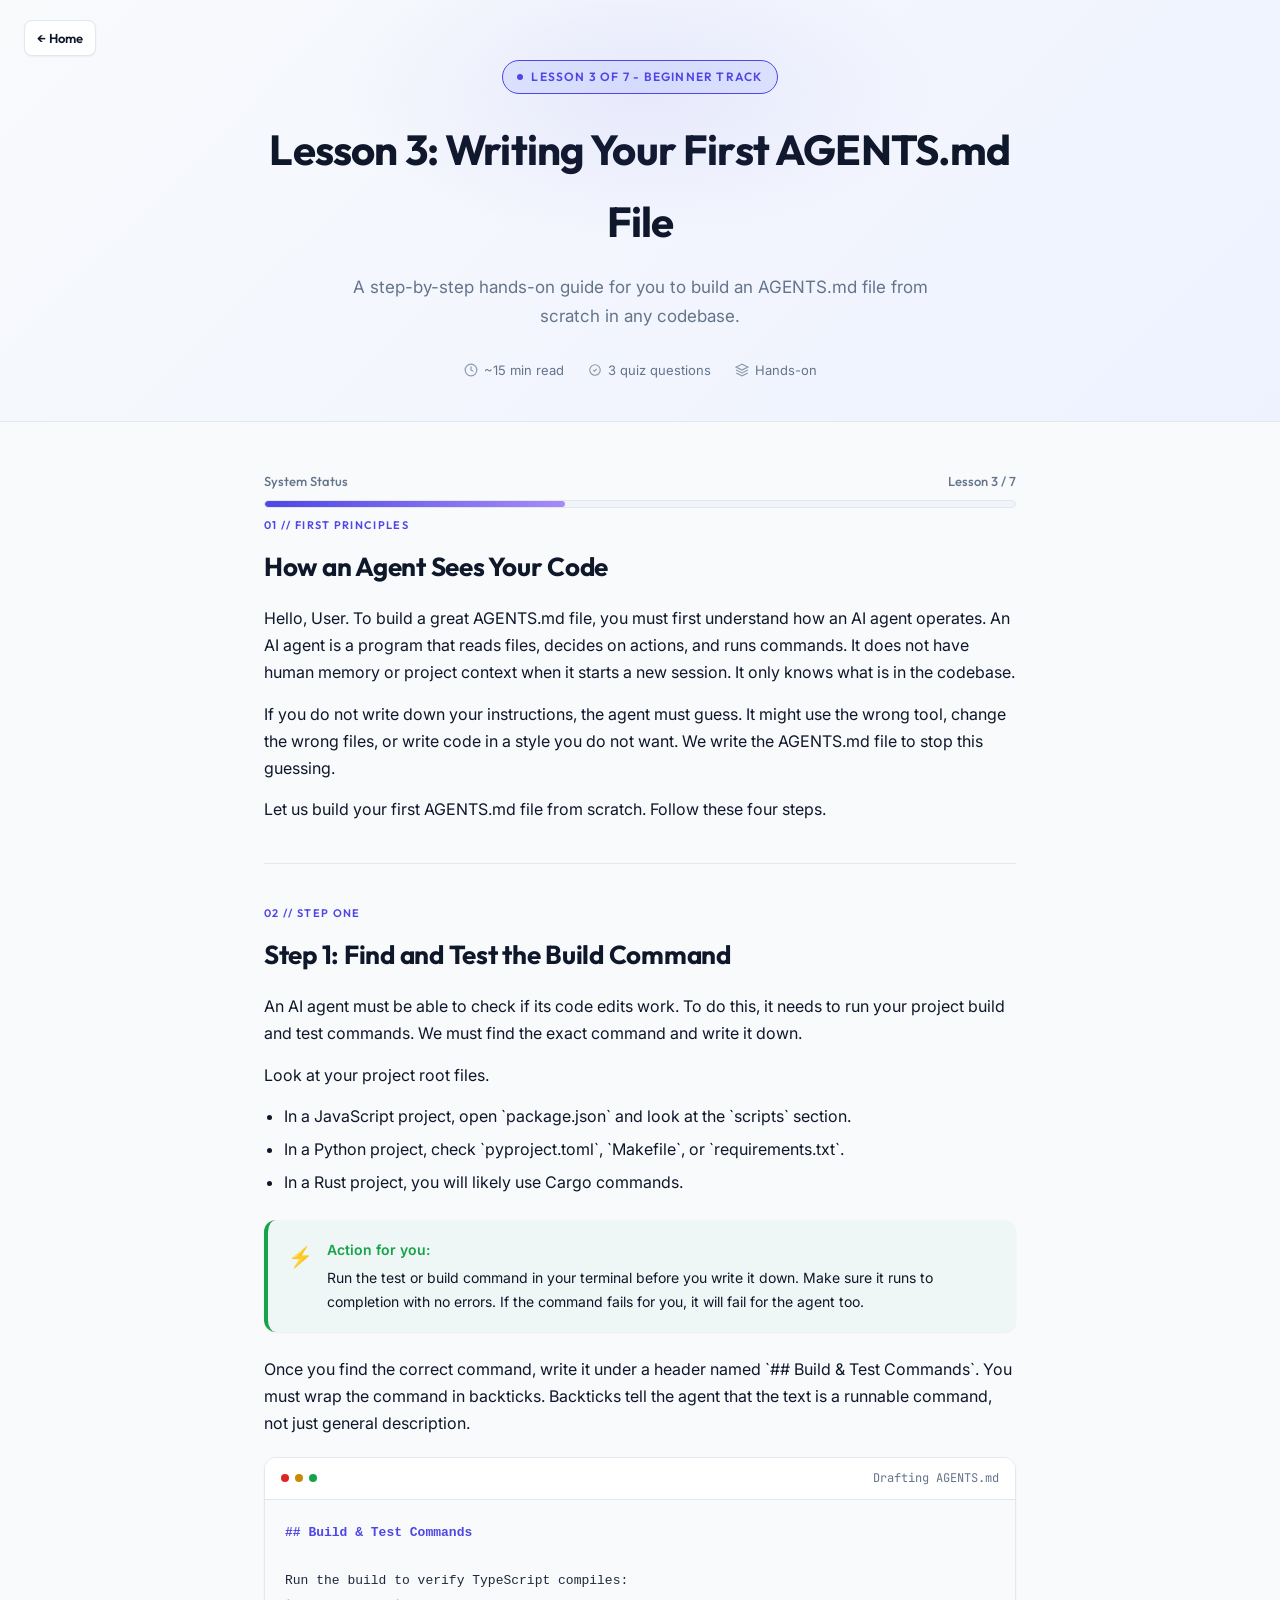
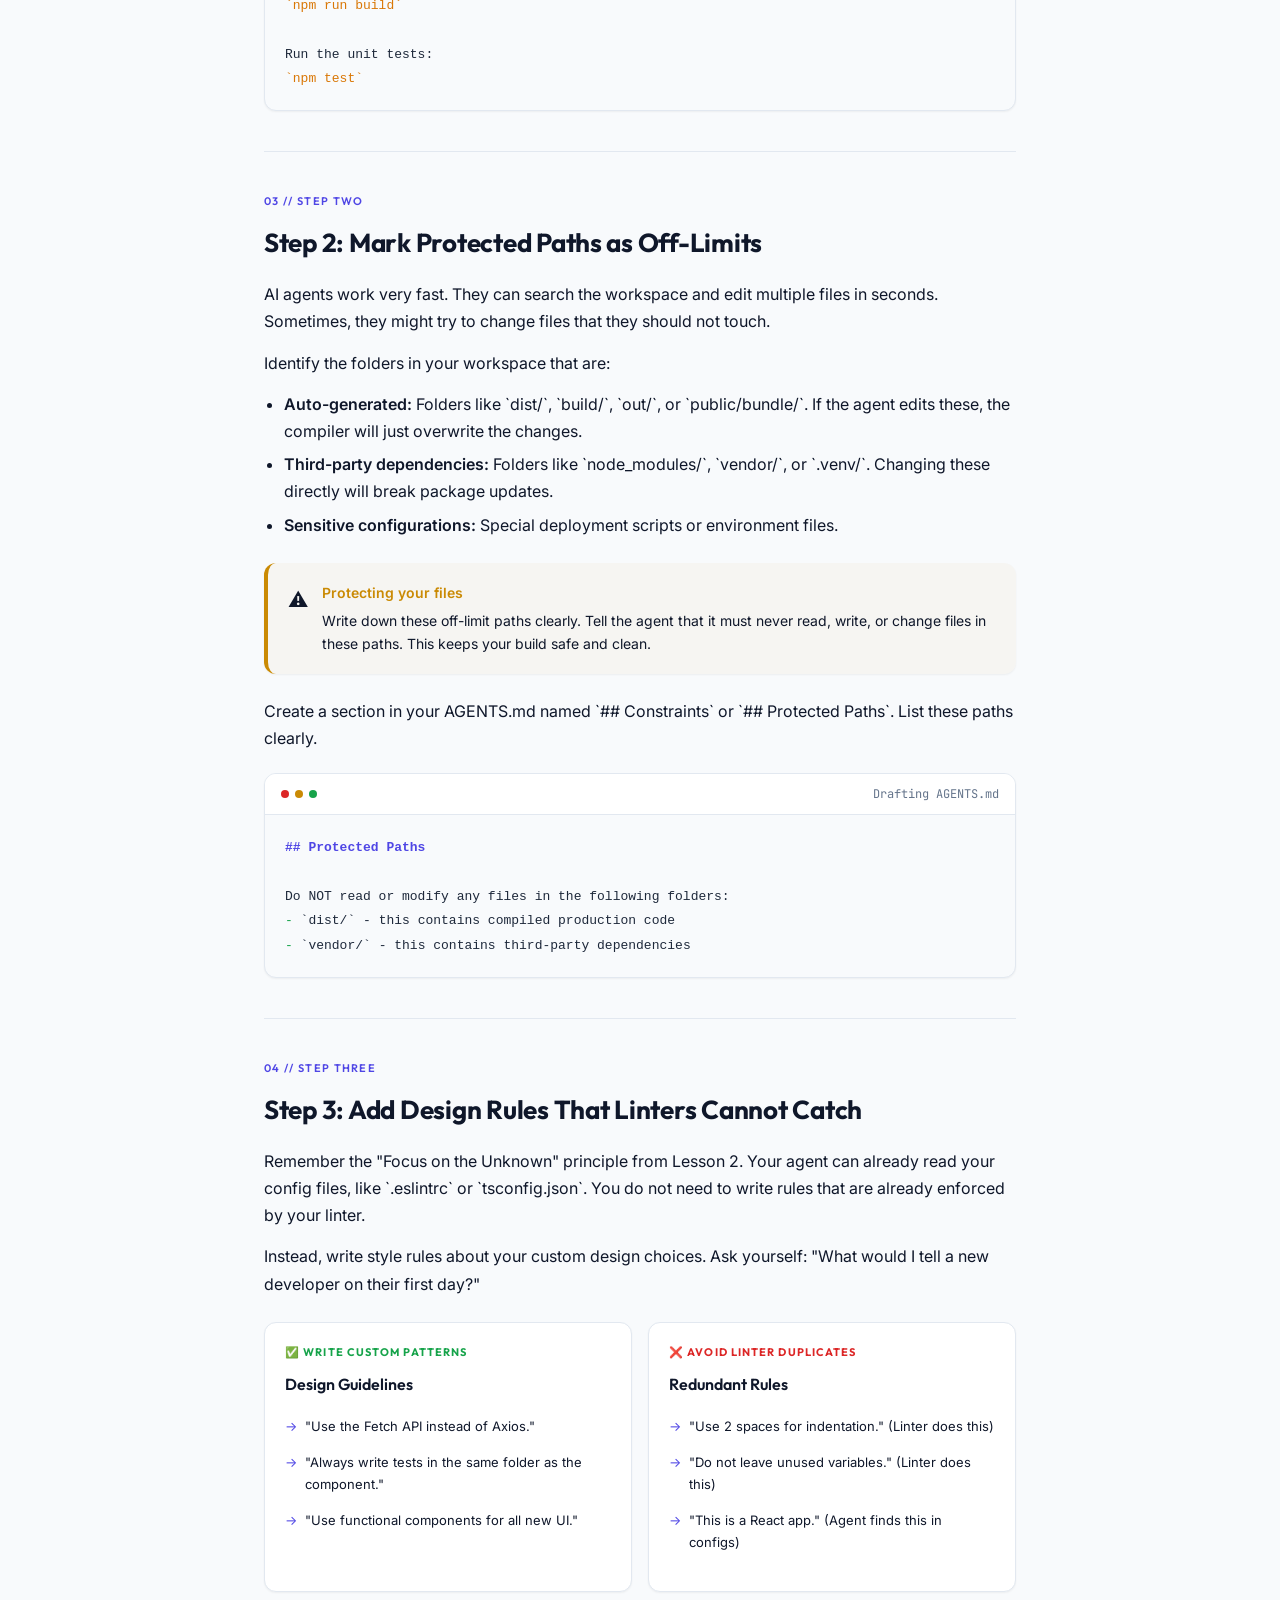
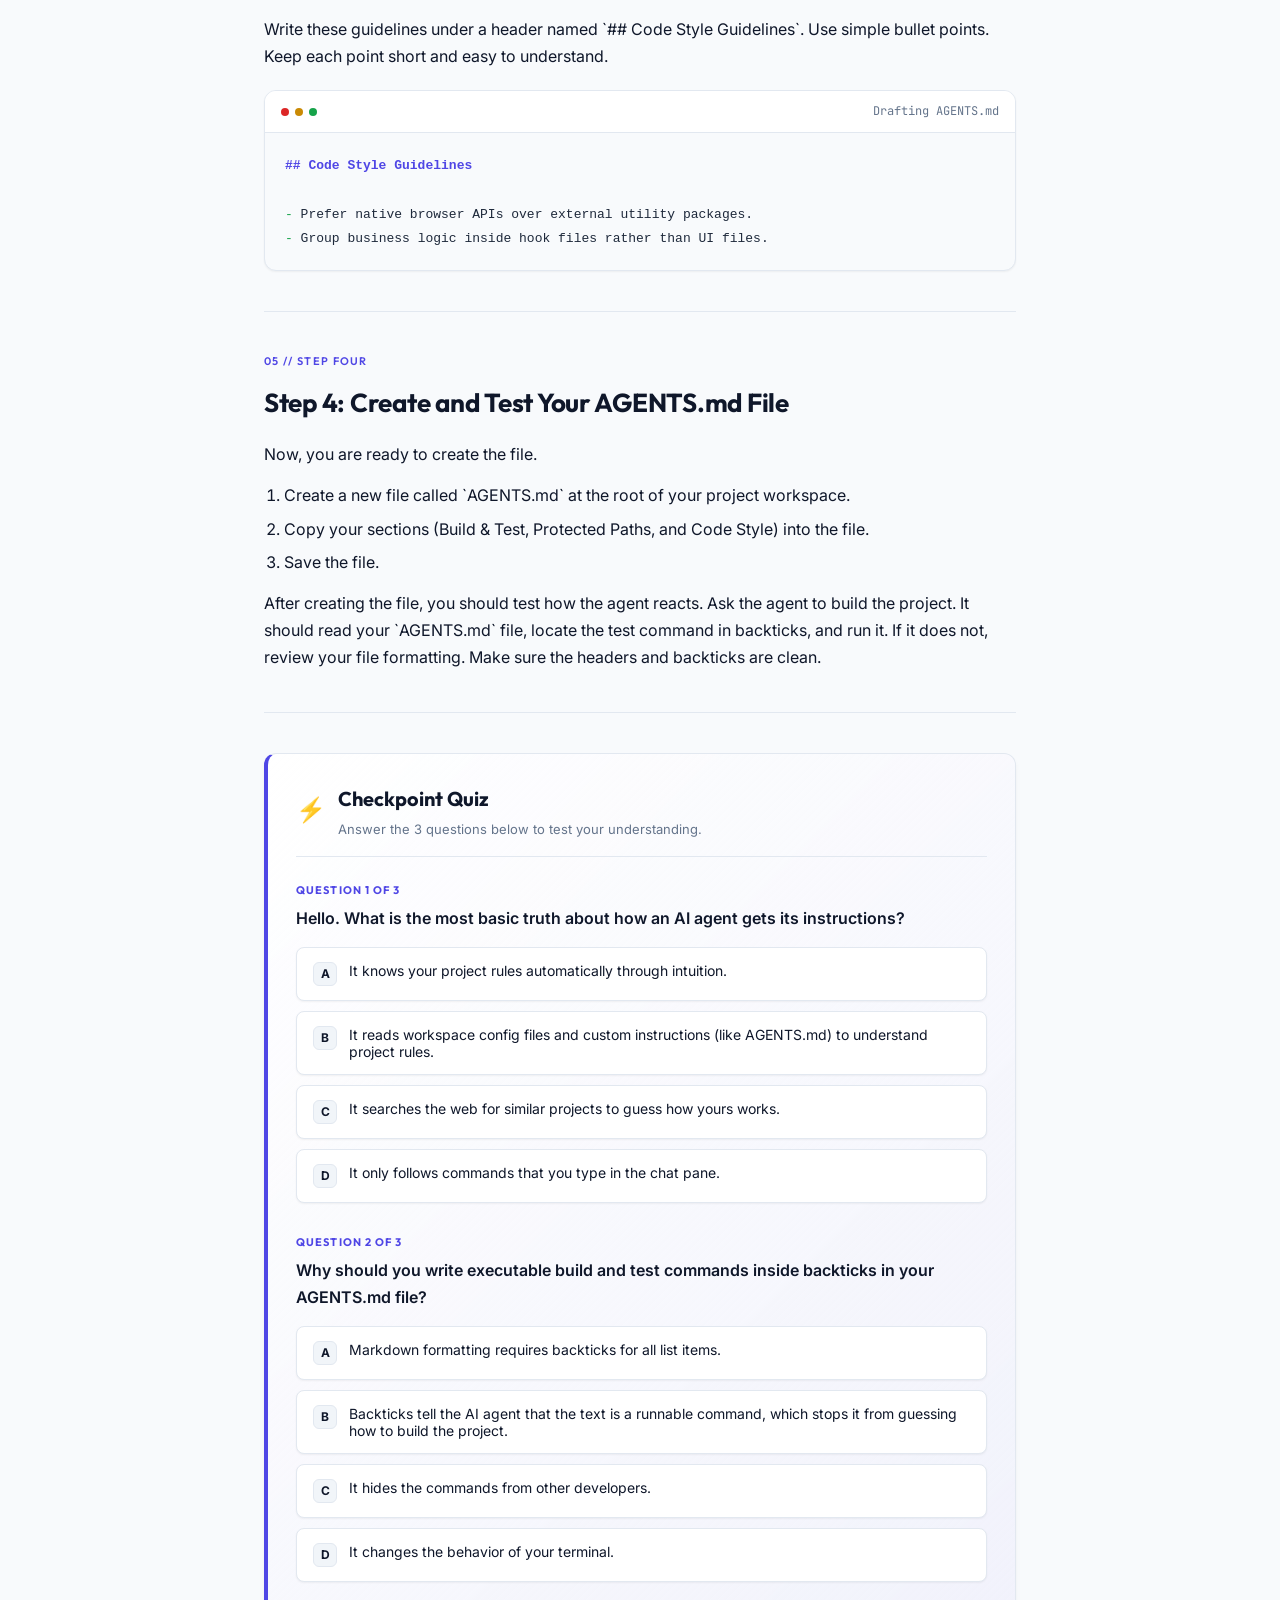
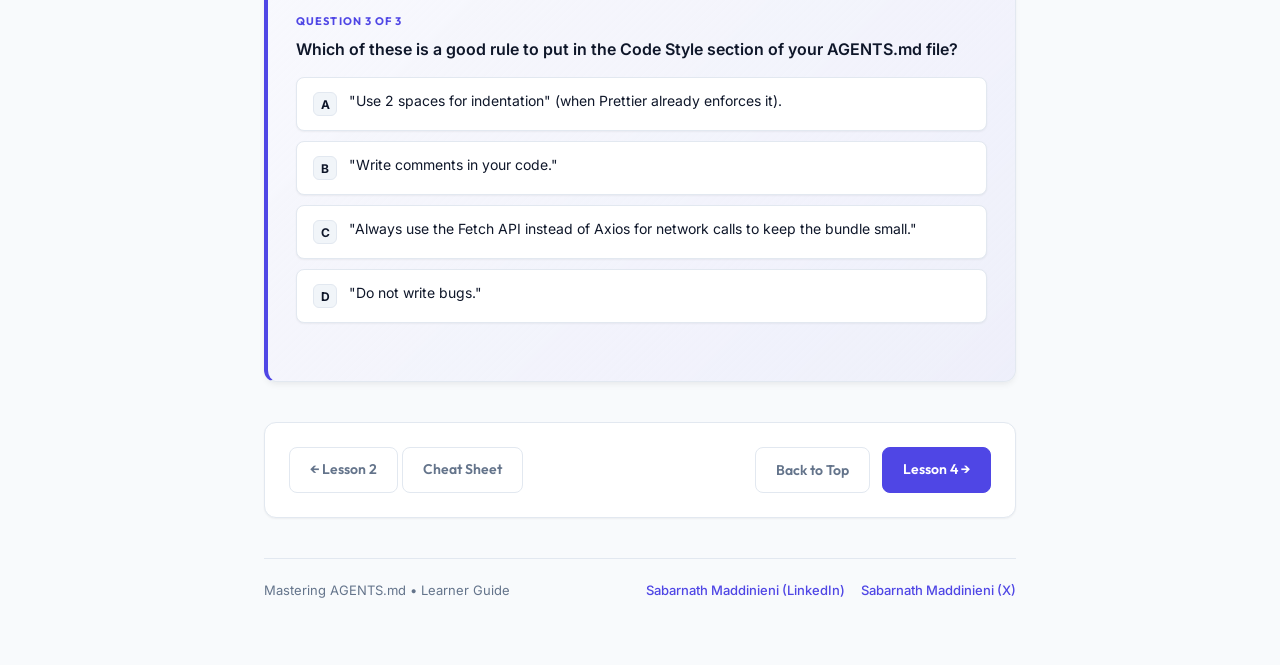
<file: lessons/0003-writing-your-first-agents-md.html>
<!DOCTYPE html>
<html lang="en">
<head>
  <meta charset="UTF-8" />
  <meta name="viewport" content="width=device-width, initial-scale=1.0" />
  <title>Lesson 3: Writing Your First AGENTS.md File</title>
  <meta name="description" content="Set up your first AGENTS.md file from scratch. Learn how to define build commands, off-limit paths, and custom rules for coding agents." />
    <link rel="preconnect" href="https://fonts.googleapis.com" />
  <link rel="preconnect" href="https://fonts.gstatic.com" crossorigin />
  <link href="https://fonts.googleapis.com/css2?family=Inter:wght@300;400;500;600;700&family=Outfit:wght@400;500;600;700;800&family=JetBrains+Mono:wght@400;500;600&display=swap" rel="stylesheet" />
  <link rel="stylesheet" href="style.css" />
</head>
<body>

<header>
  <a href="../index.html" class="home-btn">&larr; Home</a>
  <div class="lesson-badge"><span class="dot"></span>Lesson 3 of 7 - Beginner Track</div>
  <h1>Lesson 3: Writing Your First AGENTS.md File</h1>
  <p class="subtitle">A step-by-step hands-on guide for you to build an AGENTS.md file from scratch in any codebase.</p>
  <div class="meta-row">
    <span class="meta-chip">
      <svg width="14" height="14" fill="none" stroke="currentColor" stroke-width="2" viewBox="0 0 24 24"><circle cx="12" cy="12" r="10"/><path d="M12 6v6l4 2"/></svg>
      ~15 min read
    </span>
    <span class="meta-chip">
      <svg width="14" height="14" fill="none" stroke="currentColor" stroke-width="2" viewBox="0 0 24 24"><path d="M9 12l2 2 4-4m6 2a9 9 0 11-18 0 9 9 0 0118 0z"/></svg>
      3 quiz questions
    </span>
    <span class="meta-chip">
      <svg width="14" height="14" fill="none" stroke="currentColor" stroke-width="2" viewBox="0 0 24 24"><path d="M12 2L2 7l10 5 10-5-10-5zM2 17l10 5 10-5M2 12l10 5 10-5"/></svg>
      Hands-on
    </span>
  </div>
</header>

<main>

  <div class="progress-label">
    <span>System Status</span>
    <span>Lesson 3 / 7</span>
  </div>
  <div class="progress-bar"><div class="progress-fill" style="width: 40%;" id="progressBar"></div></div>

  <!-- SECTION 1 -->
  <div class="section">
    <div class="section-label">01 // First Principles</div>
    <h2>How an Agent Sees Your Code</h2>
    <p>
      Hello, User. To build a great AGENTS.md file, you must first understand how an AI agent operates. An AI agent is a program that reads files, decides on actions, and runs commands. It does not have human memory or project context when it starts a new session. It only knows what is in the codebase.
    </p>
    <p>
      If you do not write down your instructions, the agent must guess. It might use the wrong tool, change the wrong files, or write code in a style you do not want. We write the AGENTS.md file to stop this guessing.
    </p>
    <p>
      Let us build your first AGENTS.md file from scratch. Follow these four steps.
    </p>
  </div>

  <hr />

  <!-- SECTION 2 -->
  <div class="section">
    <div class="section-label">02 // Step One</div>
    <h2>Step 1: Find and Test the Build Command</h2>
    <p>
      An AI agent must be able to check if its code edits work. To do this, it needs to run your project build and test commands. We must find the exact command and write it down.
    </p>
    <p>
      Look at your project root files. 
    </p>
    <ul>
      <li>In a JavaScript project, open `package.json` and look at the `scripts` section.</li>
      <li>In a Python project, check `pyproject.toml`, `Makefile`, or `requirements.txt`.</li>
      <li>In a Rust project, you will likely use Cargo commands.</li>
    </ul>

    <div class="callout tip">
      <div class="callout-icon">⚡</div>
      <div class="callout-body">
        <strong>Action for you:</strong>
        <p>Run the test or build command in your terminal before you write it down. Make sure it runs to completion with no errors. If the command fails for you, it will fail for the agent too.</p>
      </div>
    </div>

    <p>
      Once you find the correct command, write it under a header named `## Build &amp; Test Commands`. You must wrap the command in backticks. Backticks tell the agent that the text is a runnable command, not just general description.
    </p>

    <div class="code-block">
      <div class="code-header">
        <div class="code-dots">
          <span class="code-dot red"></span>
          <span class="code-dot yellow"></span>
          <span class="code-dot green"></span>
        </div>
        <span class="code-filename">Drafting AGENTS.md</span>
      </div>
      <pre><code><span class="token-heading">## Build &amp; Test Commands</span>

Run the build to verify TypeScript compiles:
<span class="token-code">`npm run build`</span>

Run the unit tests:
<span class="token-code">`npm test`</span></code></pre>
    </div>
  </div>

  <hr />

  <!-- SECTION 3 -->
  <div class="section">
    <div class="section-label">03 // Step Two</div>
    <h2>Step 2: Mark Protected Paths as Off-Limits</h2>
    <p>
      AI agents work very fast. They can search the workspace and edit multiple files in seconds. Sometimes, they might try to change files that they should not touch.
    </p>
    <p>
      Identify the folders in your workspace that are:
    </p>
    <ul>
      <li><strong>Auto-generated:</strong> Folders like `dist/`, `build/`, `out/`, or `public/bundle/`. If the agent edits these, the compiler will just overwrite the changes.</li>
      <li><strong>Third-party dependencies:</strong> Folders like `node_modules/`, `vendor/`, or `.venv/`. Changing these directly will break package updates.</li>
      <li><strong>Sensitive configurations:</strong> Special deployment scripts or environment files.</li>
    </ul>

    <div class="callout warn">
      <div class="callout-icon">⚠️</div>
      <div class="callout-body">
        <strong>Protecting your files</strong>
        <p>Write down these off-limit paths clearly. Tell the agent that it must never read, write, or change files in these paths. This keeps your build safe and clean.</p>
      </div>
    </div>

    <p>
      Create a section in your AGENTS.md named `## Constraints` or `## Protected Paths`. List these paths clearly.
    </p>

    <div class="code-block">
      <div class="code-header">
        <div class="code-dots">
          <span class="code-dot red"></span>
          <span class="code-dot yellow"></span>
          <span class="code-dot green"></span>
        </div>
        <span class="code-filename">Drafting AGENTS.md</span>
      </div>
      <pre><code><span class="token-heading">## Protected Paths</span>

Do NOT read or modify any files in the following folders:
<span class="token-bullet">-</span> `dist/` - this contains compiled production code
<span class="token-bullet">-</span> `vendor/` - this contains third-party dependencies</code></pre>
    </div>
  </div>

  <hr />

  <!-- SECTION 4 -->
  <div class="section">
    <div class="section-label">04 // Step Three</div>
    <h2>Step 3: Add Design Rules That Linters Cannot Catch</h2>
    <p>
      Remember the "Focus on the Unknown" principle from Lesson 2. Your agent can already read your config files, like `.eslintrc` or `tsconfig.json`. You do not need to write rules that are already enforced by your linter.
    </p>
    <p>
      Instead, write style rules about your custom design choices. Ask yourself: "What would I tell a new developer on their first day?"
    </p>

    <div class="compare-grid">
      <div class="compare-card do">
        <div class="card-tag">✅ Write Custom Patterns</div>
        <h4>Design Guidelines</h4>
        <ul>
          <li>"Use the Fetch API instead of Axios."</li>
          <li>"Always write tests in the same folder as the component."</li>
          <li>"Use functional components for all new UI."</li>
        </ul>
      </div>
      <div class="compare-card dont">
        <div class="card-tag">❌ Avoid Linter Duplicates</div>
        <h4>Redundant Rules</h4>
        <ul>
          <li>"Use 2 spaces for indentation." (Linter does this)</li>
          <li>"Do not leave unused variables." (Linter does this)</li>
          <li>"This is a React app." (Agent finds this in configs)</li>
        </ul>
      </div>
    </div>

    <p>
      Write these guidelines under a header named `## Code Style Guidelines`. Use simple bullet points. Keep each point short and easy to understand.
    </p>

    <div class="code-block">
      <div class="code-header">
        <div class="code-dots">
          <span class="code-dot red"></span>
          <span class="code-dot yellow"></span>
          <span class="code-dot green"></span>
        </div>
        <span class="code-filename">Drafting AGENTS.md</span>
      </div>
      <pre><code><span class="token-heading">## Code Style Guidelines</span>

<span class="token-bullet">-</span> Prefer native browser APIs over external utility packages.
<span class="token-bullet">-</span> Group business logic inside hook files rather than UI files.</code></pre>
    </div>
  </div>

  <hr />

  <!-- SECTION 5 -->
  <div class="section">
    <div class="section-label">05 // Step Four</div>
    <h2>Step 4: Create and Test Your AGENTS.md File</h2>
    <p>
      Now, you are ready to create the file.
    </p>
    <ol>
      <li>Create a new file called `AGENTS.md` at the root of your project workspace.</li>
      <li>Copy your sections (Build &amp; Test, Protected Paths, and Code Style) into the file.</li>
      <li>Save the file.</li>
    </ol>
    <p>
      After creating the file, you should test how the agent reacts. Ask the agent to build the project. It should read your `AGENTS.md` file, locate the test command in backticks, and run it. If it does not, review your file formatting. Make sure the headers and backticks are clean.
    </p>
  </div>

  <hr />

  <!-- QUIZ -->
  <div class="quiz" id="quiz">
    <div class="quiz-header">
      <div class="quiz-icon">⚡</div>
      <div>
        <div class="quiz-title">Checkpoint Quiz</div>
        <div class="quiz-subtitle">Answer the 3 questions below to test your understanding.</div>
      </div>
    </div>

    <!-- Q1 -->
    <div class="quiz-question" id="q1">
      <div class="quiz-number">Question 1 of 3</div>
      <p>Hello. What is the most basic truth about how an AI agent gets its instructions?</p>
      <div class="options">
        <button class="option" onclick="answer(this,'q1','wrong')" data-q="q1">
          <span class="option-letter">A</span>
          It knows your project rules automatically through intuition.
        </button>
        <button class="option" onclick="answer(this,'q1','correct')" data-q="q1">
          <span class="option-letter">B</span>
          It reads workspace config files and custom instructions (like AGENTS.md) to understand project rules.
        </button>
        <button class="option" onclick="answer(this,'q1','wrong')" data-q="q1">
          <span class="option-letter">C</span>
          It searches the web for similar projects to guess how yours works.
        </button>
        <button class="option" onclick="answer(this,'q1','wrong')" data-q="q1">
          <span class="option-letter">D</span>
          It only follows commands that you type in the chat pane.
        </button>
      </div>
      <div class="feedback correct" id="q1-correct">
        🎉 Correct! An AI agent uses files in the workspace as its source of truth. Setting up AGENTS.md stops the agent from guessing.
      </div>
      <div class="feedback wrong" id="q1-wrong">
        ❌ Incorrect. The agent does not have intuition or access to your thoughts. It reads configuration files and workspace instructions to understand rules.
      </div>
    </div>

    <!-- Q2 -->
    <div class="quiz-question" id="q2">
      <div class="quiz-number">Question 2 of 3</div>
      <p>Why should you write executable build and test commands inside backticks in your AGENTS.md file?</p>
      <div class="options">
        <button class="option" onclick="answer(this,'q2','wrong')" data-q="q2">
          <span class="option-letter">A</span>
          Markdown formatting requires backticks for all list items.
        </button>
        <button class="option" onclick="answer(this,'q2','correct')" data-q="q2">
          <span class="option-letter">B</span>
          Backticks tell the AI agent that the text is a runnable command, which stops it from guessing how to build the project.
        </button>
        <button class="option" onclick="answer(this,'q2','wrong')" data-q="q2">
          <span class="option-letter">C</span>
          It hides the commands from other developers.
        </button>
        <button class="option" onclick="answer(this,'q2','wrong')" data-q="q2">
          <span class="option-letter">D</span>
          It changes the behavior of your terminal.
        </button>
      </div>
      <div class="feedback correct" id="q2-correct">
        🎉 Correct! Putting commands in backticks makes it easy for the agent to find and run them directly in the terminal.
      </div>
      <div class="feedback wrong" id="q2-wrong">
        ❌ Incorrect. Backticks do not hide commands or change terminal behavior. They format the text as code, which helps the agent identify executable actions.
      </div>
    </div>

    <!-- Q3 -->
    <div class="quiz-question" id="q3">
      <div class="quiz-number">Question 3 of 3</div>
      <p>Which of these is a good rule to put in the Code Style section of your AGENTS.md file?</p>
      <div class="options">
        <button class="option" onclick="answer(this,'q3','wrong')" data-q="q3">
          <span class="option-letter">A</span>
          "Use 2 spaces for indentation" (when Prettier already enforces it).
        </button>
        <button class="option" onclick="answer(this,'q3','wrong')" data-q="q3">
          <span class="option-letter">B</span>
          "Write comments in your code."
        </button>
        <button class="option" onclick="answer(this,'q3','correct')" data-q="q3">
          <span class="option-letter">C</span>
          "Always use the Fetch API instead of Axios for network calls to keep the bundle small."
        </button>
        <button class="option" onclick="answer(this,'q3','wrong')" data-q="q3">
          <span class="option-letter">D</span>
          "Do not write bugs."
        </button>
      </div>
      <div class="feedback correct" id="q3-correct">
        🎉 Correct! This is a custom architectural rule that linters cannot check automatically. It is a perfect fit for AGENTS.md.
      </div>
      <div class="feedback wrong" id="q3-wrong">
        ❌ Incorrect. Indentation is checked by linters. "Write comments" and "Do not write bugs" are too generic to help an agent write correct code.
      </div>
    </div>

    <div id="score-display">
      <div class="score-big" id="scoreNum">3/3</div>
      <p id="scoreMsg">Great work! You have finished Lesson 3.</p>
    </div>
  </div>

  <!-- NAVIGATION -->
  <div class="navigation-row">
    <div>
      <a href="0002-anatomy-of-agents-md.html" class="btn btn-secondary">&larr; Lesson 2</a>
      <a href="../reference/agents-md-cheat-sheet.html" class="btn btn-secondary">Cheat Sheet</a>
    </div>
    <div class="nav-group">
      <button class="btn btn-secondary" onclick="window.scrollTo({top:0,behavior:'smooth'})">Back to Top</button>
      <a href="0004-monorepos-and-hierarchy.html" class="btn">Lesson 4 &rarr;</a>
    </div>
  </div>

  <footer>
    <span>Mastering AGENTS.md &bull; Learner Guide</span>
    <div class="footer-links">
      <a href="https://www.linkedin.com/in/sabarnathmaddinieni/" target="_blank" rel="noopener noreferrer">Sabarnath Maddinieni (LinkedIn)</a>
      <a href="https://x.com/SabarnathX" target="_blank" rel="noopener noreferrer">Sabarnath Maddinieni (X)</a>
    </div>
  </footer>
</main>

<script>
  let scores = {};
  let totalAnswered = 0;

  function answer(el, qId, result) {
    if (scores[qId] !== undefined) return;
    scores[qId] = result === 'correct' ? 1 : 0;
    totalAnswered++;

    const allOptions = document.querySelectorAll(`[data-q="${qId}"]`);
    allOptions.forEach(opt => {
      if (opt !== el) opt.classList.add('dimmed');
    });

    el.classList.add(result);
    document.getElementById(`${qId}-${result}`).classList.add('show');

    // Update progress bar (starts at 40%, increases to 100% after 3 answers)
    const bar = document.getElementById('progressBar');
    bar.style.width = (40 + totalAnswered * 20) + '%';

    if (totalAnswered === 3) showScore();
  }

  function showScore() {
    const total = Object.values(scores).reduce((a,b)=>a+b, 0);
    const display = document.getElementById('score-display');
    const num = document.getElementById('scoreNum');
    const msg = document.getElementById('scoreMsg');

    num.textContent = total + '/3';
    if (total === 3) msg.textContent = 'Perfect score! You are ready to write your first AGENTS.md file!';
    else if (total >= 2) msg.textContent = 'Good job. Go over the questions you missed and try editing your first AGENTS.md.';
    else msg.textContent = 'Let us review the steps again. You will get it!';

    display.classList.add('show');
    display.scrollIntoView({ behavior: 'smooth', block: 'nearest' });
  }
</script>
</body>
</html>
</file>
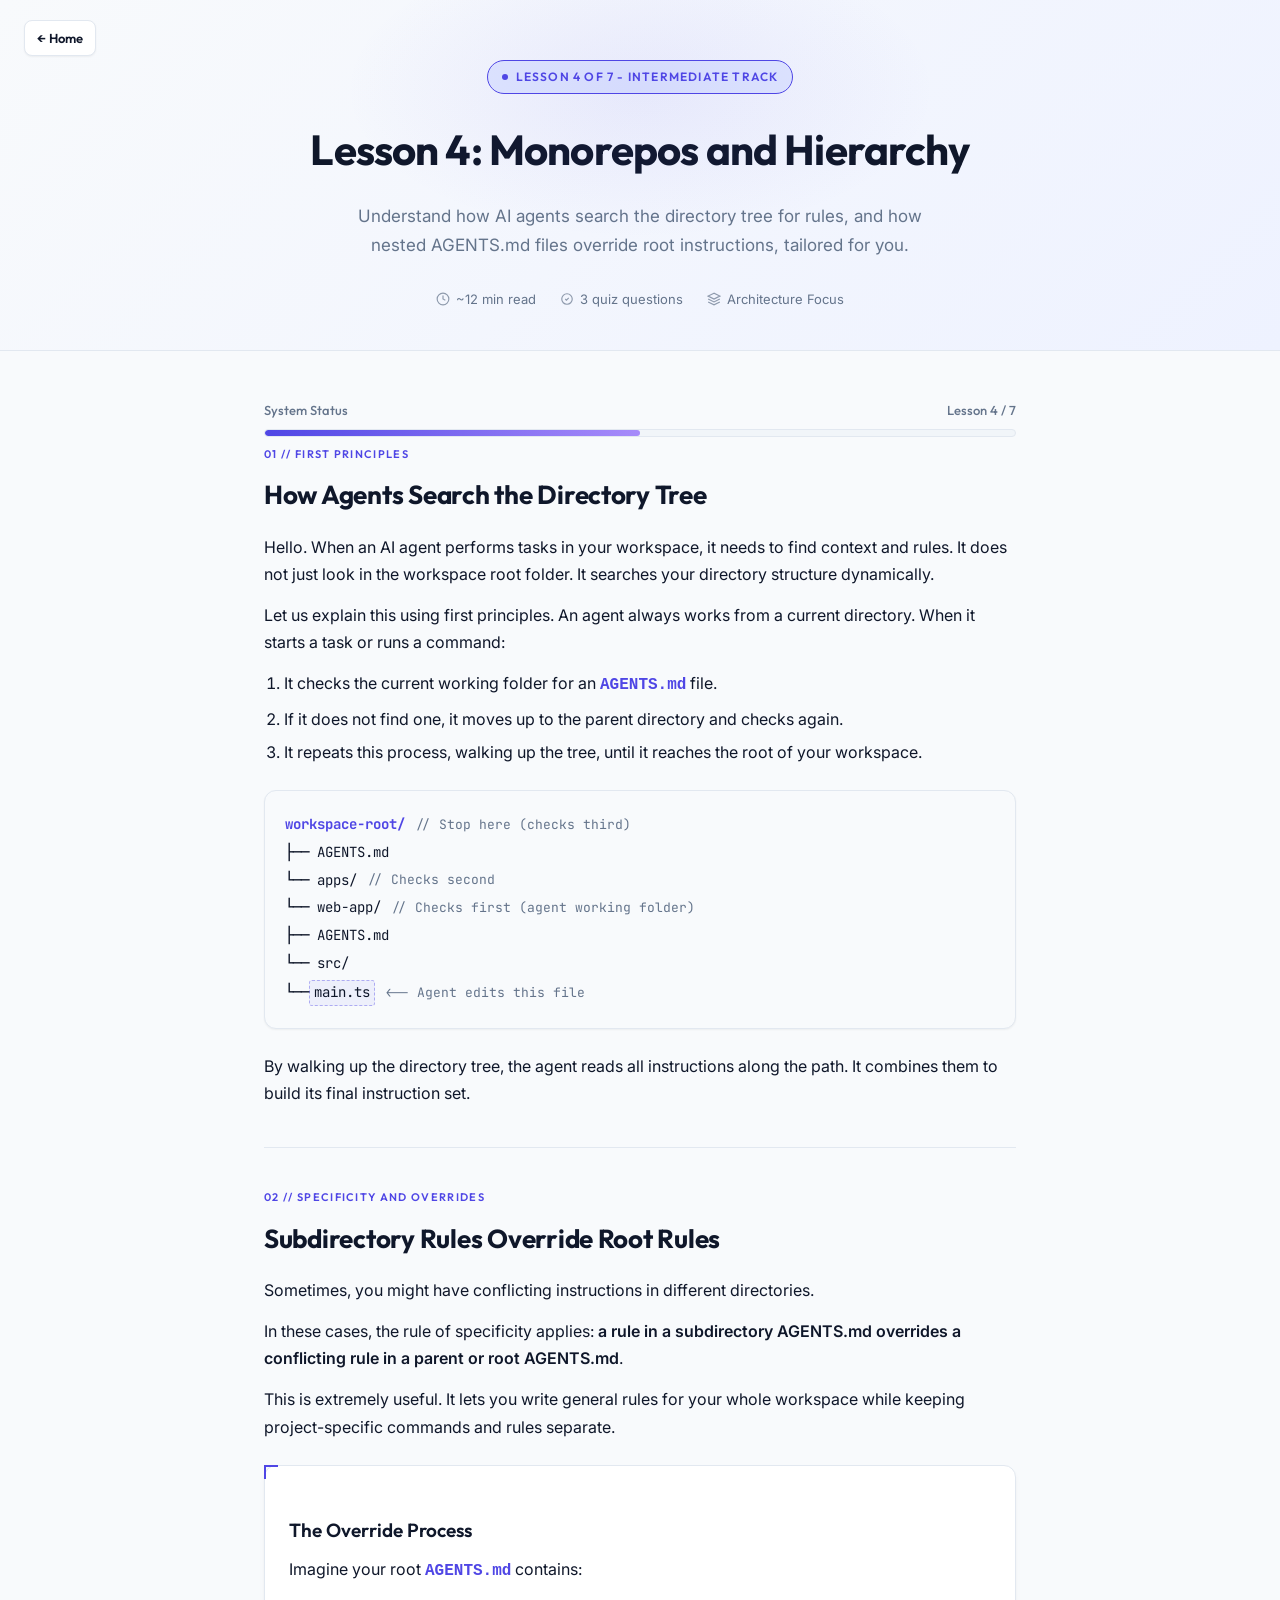
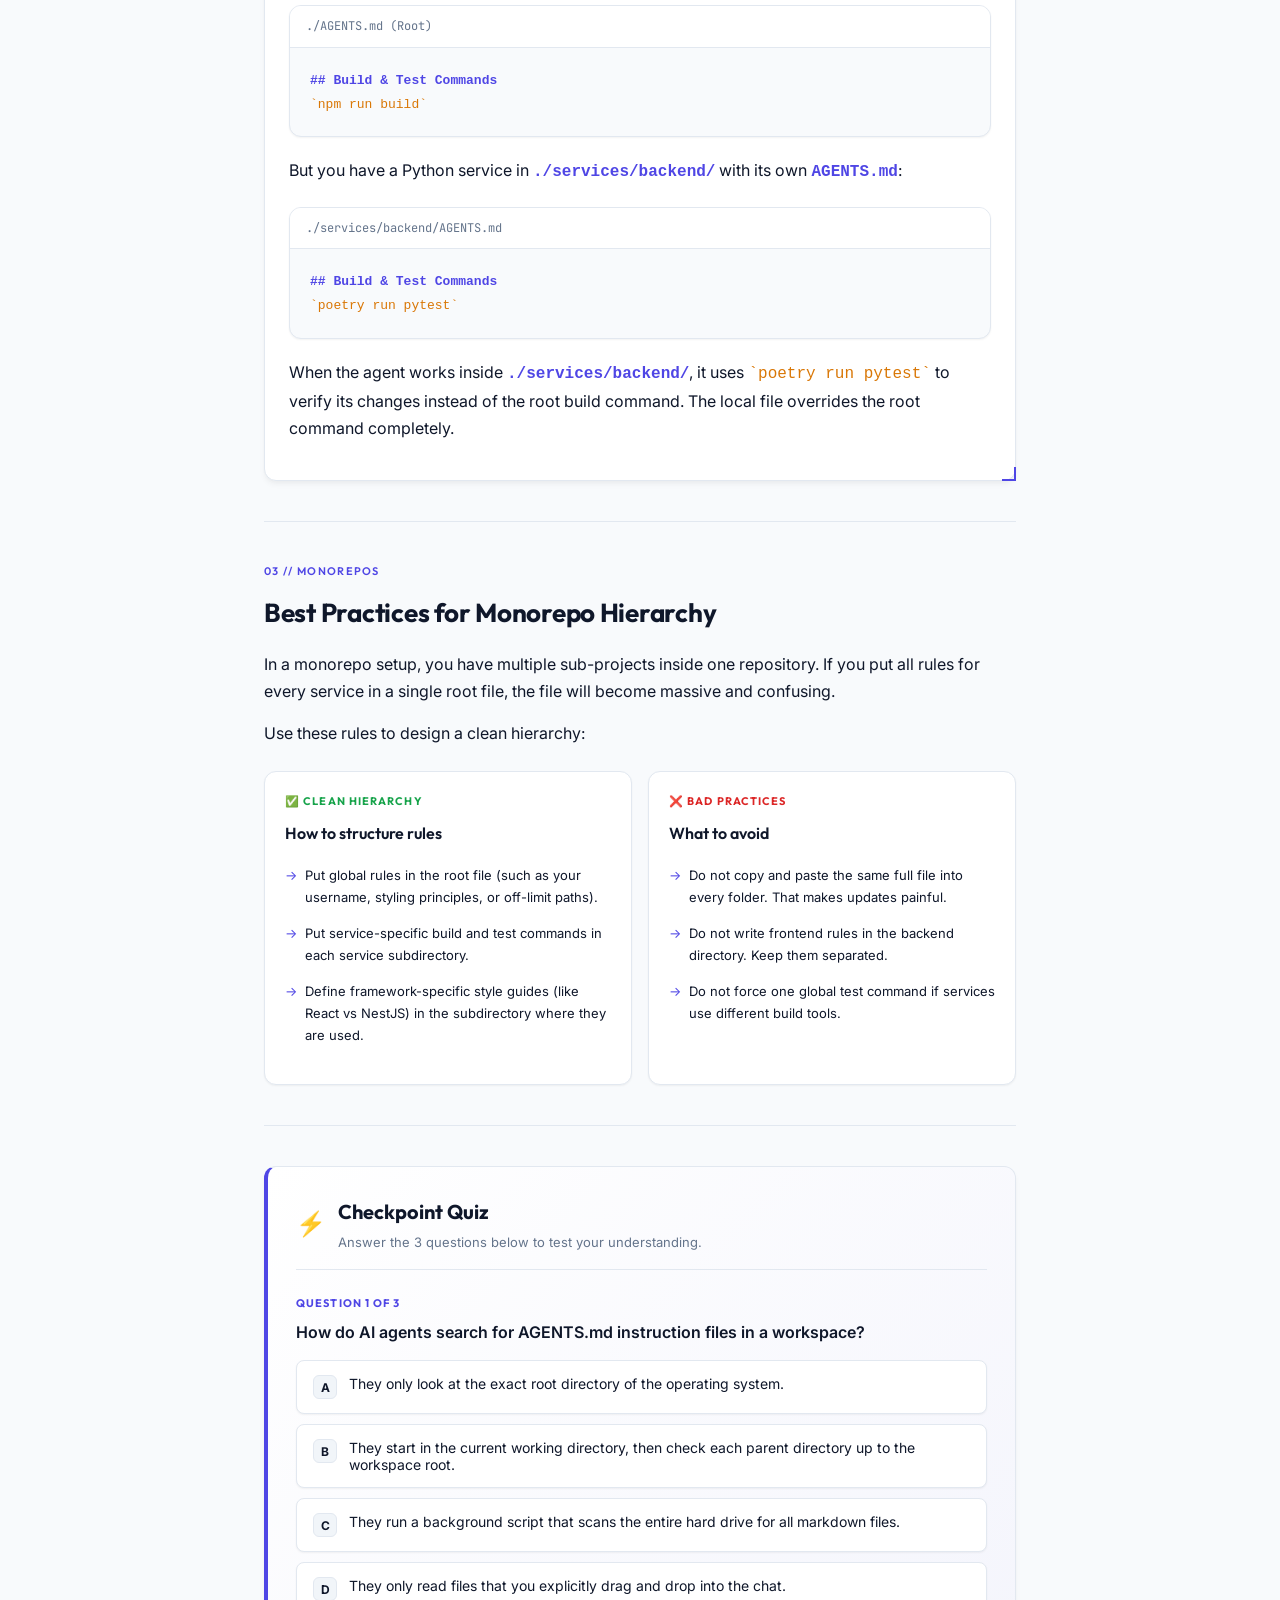
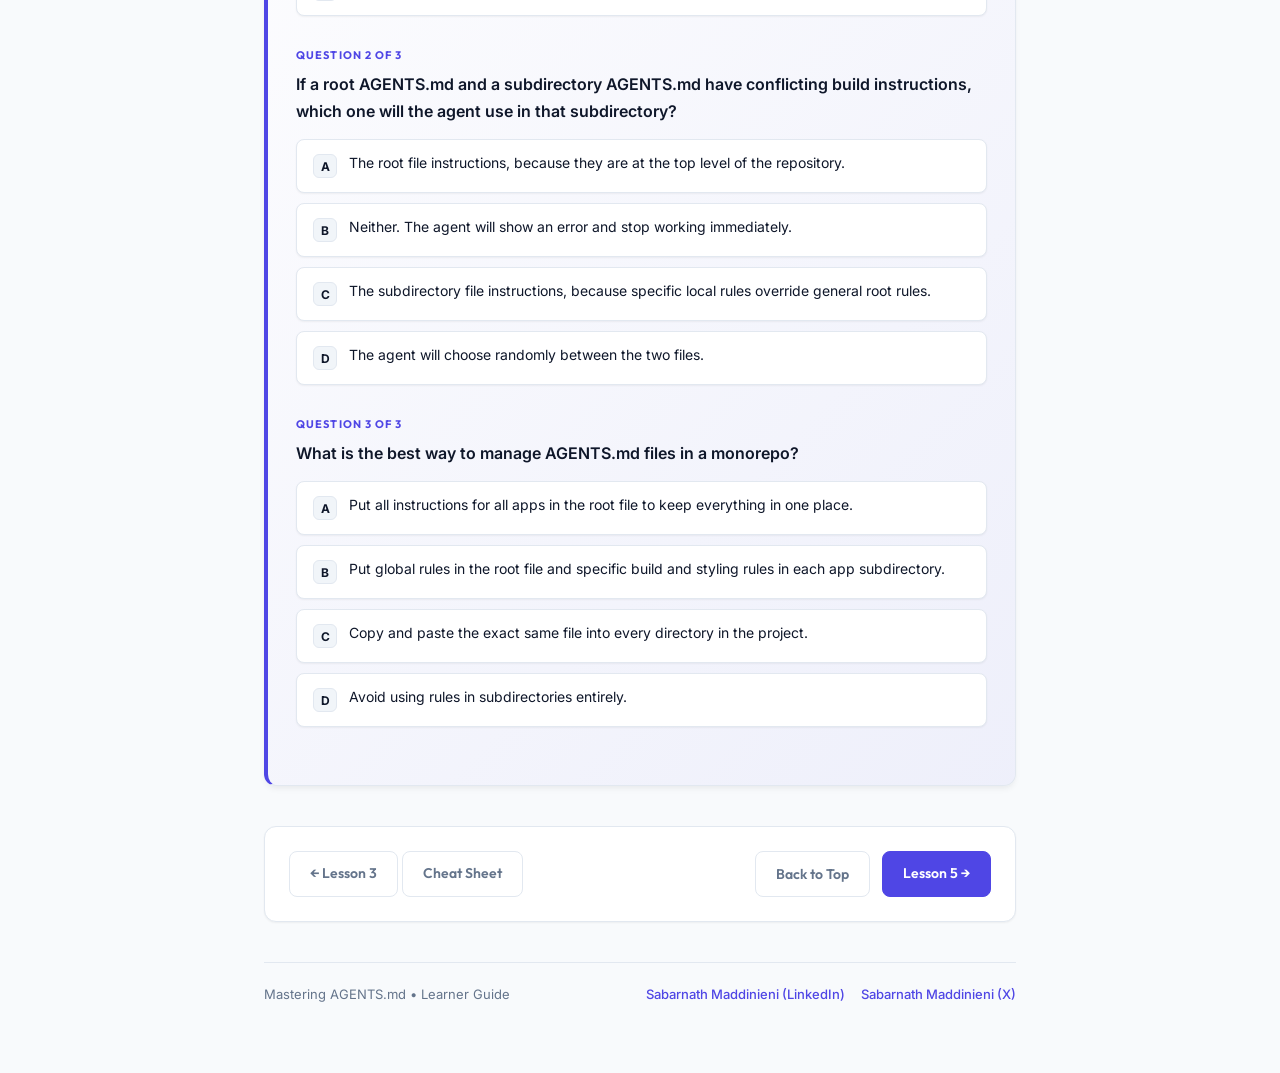
<file: lessons/0004-monorepos-and-hierarchy.html>
<!DOCTYPE html>
<html lang="en">
<head>
  <meta charset="UTF-8" />
  <meta name="viewport" content="width=device-width, initial-scale=1.0" />
  <title>Lesson 4: Monorepos and Hierarchy</title>
  <meta name="description" content="Master how AI agents search the directory tree for rules and how nested AGENTS.md files override root instructions in monorepos." />
    <link rel="preconnect" href="https://fonts.googleapis.com" />
  <link rel="preconnect" href="https://fonts.gstatic.com" crossorigin />
  <link href="https://fonts.googleapis.com/css2?family=Inter:wght@300;400;500;600;700&family=Outfit:wght@400;500;600;700;800&family=JetBrains+Mono:wght@400;500;600&display=swap" rel="stylesheet" />
  <link rel="stylesheet" href="style.css" />
</head>
<body>

<header>
  <a href="../index.html" class="home-btn">&larr; Home</a>
  <div class="lesson-badge"><span class="dot"></span>Lesson 4 of 7 - Intermediate Track</div>
  <h1>Lesson 4: Monorepos and Hierarchy</h1>
  <p class="subtitle">Understand how AI agents search the directory tree for rules, and how nested AGENTS.md files override root instructions, tailored for you.</p>
  <div class="meta-row">
    <span class="meta-chip">
      <svg width="14" height="14" fill="none" stroke="currentColor" stroke-width="2" viewBox="0 0 24 24"><circle cx="12" cy="12" r="10"/><path d="M12 6v6l4 2"/></svg>
      ~12 min read
    </span>
    <span class="meta-chip">
      <svg width="14" height="14" fill="none" stroke="currentColor" stroke-width="2" viewBox="0 0 24 24"><path d="M9 12l2 2 4-4m6 2a9 9 0 11-18 0 9 9 0 0118 0z"/></svg>
      3 quiz questions
    </span>
    <span class="meta-chip">
      <svg width="14" height="14" fill="none" stroke="currentColor" stroke-width="2" viewBox="0 0 24 24"><path d="M12 2L2 7l10 5 10-5-10-5zM2 17l10 5 10-5M2 12l10 5 10-5"/></svg>
      Architecture Focus
    </span>
  </div>
</header>

<main>

  <div class="progress-label">
    <span>System Status</span>
    <span>Lesson 4 / 7</span>
  </div>
  <div class="progress-bar"><div class="progress-fill" style="width: 50%;" id="progressBar"></div></div>

  <!-- SECTION 1 -->
  <div class="section">
    <div class="section-label">01 // First Principles</div>
    <h2>How Agents Search the Directory Tree</h2>
    <p>
      Hello. When an AI agent performs tasks in your workspace, it needs to find context and rules. It does not just look in the workspace root folder. It searches your directory structure dynamically.
    </p>
    <p>
      Let us explain this using first principles. An agent always works from a current directory. When it starts a task or runs a command:
    </p>
    <ol>
      <li>It checks the current working folder for an <code class="tree-accent">AGENTS.md</code> file.</li>
      <li>If it does not find one, it moves up to the parent directory and checks again.</li>
      <li>It repeats this process, walking up the tree, until it reaches the root of your workspace.</li>
    </ol>
    
    <div class="tree-visualizer">
      <div class="tree-line"><span class="tree-accent">workspace-root/</span> <span class="tree-comment">// Stop here (checks third)</span></div>
      <div class="tree-line">├── AGENTS.md</div>
      <div class="tree-line">└── apps/ <span class="tree-comment">// Checks second</span></div>
      <div class="tree-line">    └── web-app/ <span class="tree-comment">// Checks first (agent working folder)</span></div>
      <div class="tree-line">        ├── AGENTS.md</div>
      <div class="tree-line">        └── src/</div>
      <div class="tree-line">            └── <span class="tree-search-step">main.ts</span> <span class="tree-comment">&lt;-- Agent edits this file</span></div>
    </div>

    <p>
      By walking up the directory tree, the agent reads all instructions along the path. It combines them to build its final instruction set.
    </p>
  </div>

  <hr />

  <!-- SECTION 2 -->
  <div class="section">
    <div class="section-label">02 // Specificity and Overrides</div>
    <h2>Subdirectory Rules Override Root Rules</h2>
    <p>
      Sometimes, you might have conflicting instructions in different directories.
    </p>
    <p>
      In these cases, the rule of specificity applies: <strong>a rule in a subdirectory AGENTS.md overrides a conflicting rule in a parent or root AGENTS.md</strong>.
    </p>
    <p>
      This is extremely useful. It lets you write general rules for your whole workspace while keeping project-specific commands and rules separate.
    </p>

    <div class="cyber-panel">
      <h3>The Override Process</h3>
      <p>
        Imagine your root <code class="tree-accent">AGENTS.md</code> contains:
      </p>
      <div class="code-block">
        <div class="code-header">
          <span class="code-filename">./AGENTS.md (Root)</span>
        </div>
        <pre><code><span class="token-heading">## Build &amp; Test Commands</span>
<span class="token-code">`npm run build`</span></code></pre>
      </div>
      <p>
        But you have a Python service in <code class="tree-accent">./services/backend/</code> with its own <code class="tree-accent">AGENTS.md</code>:
      </p>
      <div class="code-block">
        <div class="code-header">
          <span class="code-filename">./services/backend/AGENTS.md</span>
        </div>
        <pre><code><span class="token-heading">## Build &amp; Test Commands</span>
<span class="token-code">`poetry run pytest`</span></code></pre>
      </div>
      <p>
        When the agent works inside <code class="tree-accent">./services/backend/</code>, it uses <code class="token-code">`poetry run pytest`</code> to verify its changes instead of the root build command. The local file overrides the root command completely.
      </p>
    </div>
  </div>

  <hr />

  <!-- SECTION 3 -->
  <div class="section">
    <div class="section-label">03 // Monorepos</div>
    <h2>Best Practices for Monorepo Hierarchy</h2>
    <p>
      In a monorepo setup, you have multiple sub-projects inside one repository. If you put all rules for every service in a single root file, the file will become massive and confusing.
    </p>
    <p>
      Use these rules to design a clean hierarchy:
    </p>

    <div class="compare-grid">
      <div class="compare-card do">
        <div class="card-tag">✅ Clean Hierarchy</div>
        <h4>How to structure rules</h4>
        <ul>
          <li>Put global rules in the root file (such as your username, styling principles, or off-limit paths).</li>
          <li>Put service-specific build and test commands in each service subdirectory.</li>
          <li>Define framework-specific style guides (like React vs NestJS) in the subdirectory where they are used.</li>
        </ul>
      </div>
      <div class="compare-card dont">
        <div class="card-tag">❌ Bad Practices</div>
        <h4>What to avoid</h4>
        <ul>
          <li>Do not copy and paste the same full file into every folder. That makes updates painful.</li>
          <li>Do not write frontend rules in the backend directory. Keep them separated.</li>
          <li>Do not force one global test command if services use different build tools.</li>
        </ul>
      </div>
    </div>
  </div>

  <hr />

  <!-- QUIZ -->
  <div class="quiz" id="quiz">
    <div class="quiz-header">
      <div class="quiz-icon">⚡</div>
      <div>
        <div class="quiz-title">Checkpoint Quiz</div>
        <div class="quiz-subtitle">Answer the 3 questions below to test your understanding.</div>
      </div>
    </div>

    <!-- Q1 -->
    <div class="quiz-question" id="q1">
      <div class="quiz-number">Question 1 of 3</div>
      <p>How do AI agents search for AGENTS.md instruction files in a workspace?</p>
      <div class="options">
        <button class="option" onclick="answer(this,'q1','wrong')" data-q="q1">
          <span class="option-letter">A</span>
          They only look at the exact root directory of the operating system.
        </button>
        <button class="option" onclick="answer(this,'q1','correct')" data-q="q1">
          <span class="option-letter">B</span>
          They start in the current working directory, then check each parent directory up to the workspace root.
        </button>
        <button class="option" onclick="answer(this,'q1','wrong')" data-q="q1">
          <span class="option-letter">C</span>
          They run a background script that scans the entire hard drive for all markdown files.
        </button>
        <button class="option" onclick="answer(this,'q1','wrong')" data-q="q1">
          <span class="option-letter">D</span>
          They only read files that you explicitly drag and drop into the chat.
        </button>
      </div>
      <div class="feedback correct" id="q1-correct">
        🎉 Correct! The agent searches from its current location and walks up parent folders. This lets it read both local and global rules.
      </div>
      <div class="feedback wrong" id="q1-wrong">
        ❌ Incorrect. The agent does not scan the whole hard drive or look only at the OS root. It searches up from its current working directory to the workspace root.
      </div>
    </div>

    <!-- Q2 -->
    <div class="quiz-question" id="q2">
      <div class="quiz-number">Question 2 of 3</div>
      <p>If a root AGENTS.md and a subdirectory AGENTS.md have conflicting build instructions, which one will the agent use in that subdirectory?</p>
      <div class="options">
        <button class="option" onclick="answer(this,'q2','wrong')" data-q="q2">
          <span class="option-letter">A</span>
          The root file instructions, because they are at the top level of the repository.
        </button>
        <button class="option" onclick="answer(this,'q2','wrong')" data-q="q2">
          <span class="option-letter">B</span>
          Neither. The agent will show an error and stop working immediately.
        </button>
        <button class="option" onclick="answer(this,'q2','correct')" data-q="q2">
          <span class="option-letter">C</span>
          The subdirectory file instructions, because specific local rules override general root rules.
        </button>
        <button class="option" onclick="answer(this,'q2','wrong')" data-q="q2">
          <span class="option-letter">D</span>
          The agent will choose randomly between the two files.
        </button>
      </div>
      <div class="feedback correct" id="q2-correct">
        🎉 Correct! In hierarchical file setups, specific instructions in nested folders override conflicting rules from parent directories.
      </div>
      <div class="feedback wrong" id="q2-wrong">
        ❌ Incorrect. The agent will not crash or choose randomly. The rule of specificity means subdirectory instructions override parent ones.
      </div>
    </div>

    <!-- Q3 -->
    <div class="quiz-question" id="q3">
      <div class="quiz-number">Question 3 of 3</div>
      <p>What is the best way to manage AGENTS.md files in a monorepo?</p>
      <div class="options">
        <button class="option" onclick="answer(this,'q3','wrong')" data-q="q3">
          <span class="option-letter">A</span>
          Put all instructions for all apps in the root file to keep everything in one place.
        </button>
        <button class="option" onclick="answer(this,'q3','correct')" data-q="q3">
          <span class="option-letter">B</span>
          Put global rules in the root file and specific build and styling rules in each app subdirectory.
        </button>
        <button class="option" onclick="answer(this,'q3','wrong')" data-q="q3">
          <span class="option-letter">C</span>
          Copy and paste the exact same file into every directory in the project.
        </button>
        <button class="option" onclick="answer(this,'q3','wrong')" data-q="q3">
          <span class="option-letter">D</span>
          Avoid using rules in subdirectories entirely.
        </button>
      </div>
      <div class="feedback correct" id="q3-correct">
        🎉 Correct! Storing global rules at the root and specific instructions in subdirectory files keeps the workspace clean and keeps files small.
      </div>
      <div class="feedback wrong" id="q3-wrong">
        ❌ Incorrect. Putting all instructions in the root makes it messy, and copying the exact same file is hard to maintain. Storing global rules at the root and app-specific rules in subdirectories is the best approach.
      </div>
    </div>

    <div id="score-display">
      <div class="score-big" id="scoreNum">3/3</div>
      <p id="scoreMsg">Great work! You have finished Lesson 4.</p>
    </div>
  </div>

  <!-- NAVIGATION -->
  <div class="navigation-row">
    <div>
      <a href="0003-writing-your-first-agents-md.html" class="btn btn-secondary">&larr; Lesson 3</a>
      <a href="../reference/agents-md-cheat-sheet.html" class="btn btn-secondary">Cheat Sheet</a>
    </div>
    <div class="nav-group">
      <button class="btn btn-secondary" onclick="window.scrollTo({top:0,behavior:'smooth'})">Back to Top</button>
      <a href="0005-advanced-style-and-testing.html" class="btn">Lesson 5 &rarr;</a>
    </div>
  </div>

  <footer>
    <span>Mastering AGENTS.md &bull; Learner Guide</span>
    <div class="footer-links">
      <a href="https://www.linkedin.com/in/sabarnathmaddinieni/" target="_blank" rel="noopener noreferrer">Sabarnath Maddinieni (LinkedIn)</a>
      <a href="https://x.com/SabarnathX" target="_blank" rel="noopener noreferrer">Sabarnath Maddinieni (X)</a>
    </div>
  </footer>
</main>

<script>
  let scores = {};
  let totalAnswered = 0;

  function answer(el, qId, result) {
    if (scores[qId] !== undefined) return;
    scores[qId] = result === 'correct' ? 1 : 0;
    totalAnswered++;

    const allOptions = document.querySelectorAll(`[data-q="${qId}"]`);
    allOptions.forEach(opt => {
      if (opt !== el) opt.classList.add('dimmed');
    });

    el.classList.add(result);
    document.getElementById(`${qId}-${result}`).classList.add('show');

    // Update progress bar (starts at 50%, increases to 100% after 3 answers)
    const bar = document.getElementById('progressBar');
    const newProgress = Math.min(100, 50 + Math.round(totalAnswered * 16.67));
    bar.style.width = newProgress + '%';

    if (totalAnswered === 3) showScore();
  }

  function showScore() {
    const total = Object.values(scores).reduce((a,b)=>a+b, 0);
    const display = document.getElementById('score-display');
    const num = document.getElementById('scoreNum');
    const msg = document.getElementById('scoreMsg');

    num.textContent = total + '/3';
    if (total === 3) msg.textContent = 'Perfect score! You now understand monorepos and hierarchical rules!';
    else if (total >= 2) msg.textContent = 'Good effort. Go over the questions you missed to lock in the knowledge.';
    else msg.textContent = 'Let us review the concepts of nested files and directory tree searching. You will get it!';

    display.classList.add('show');
    display.scrollIntoView({ behavior: 'smooth', block: 'nearest' });
  }
</script>
</body>
</html>
</file>
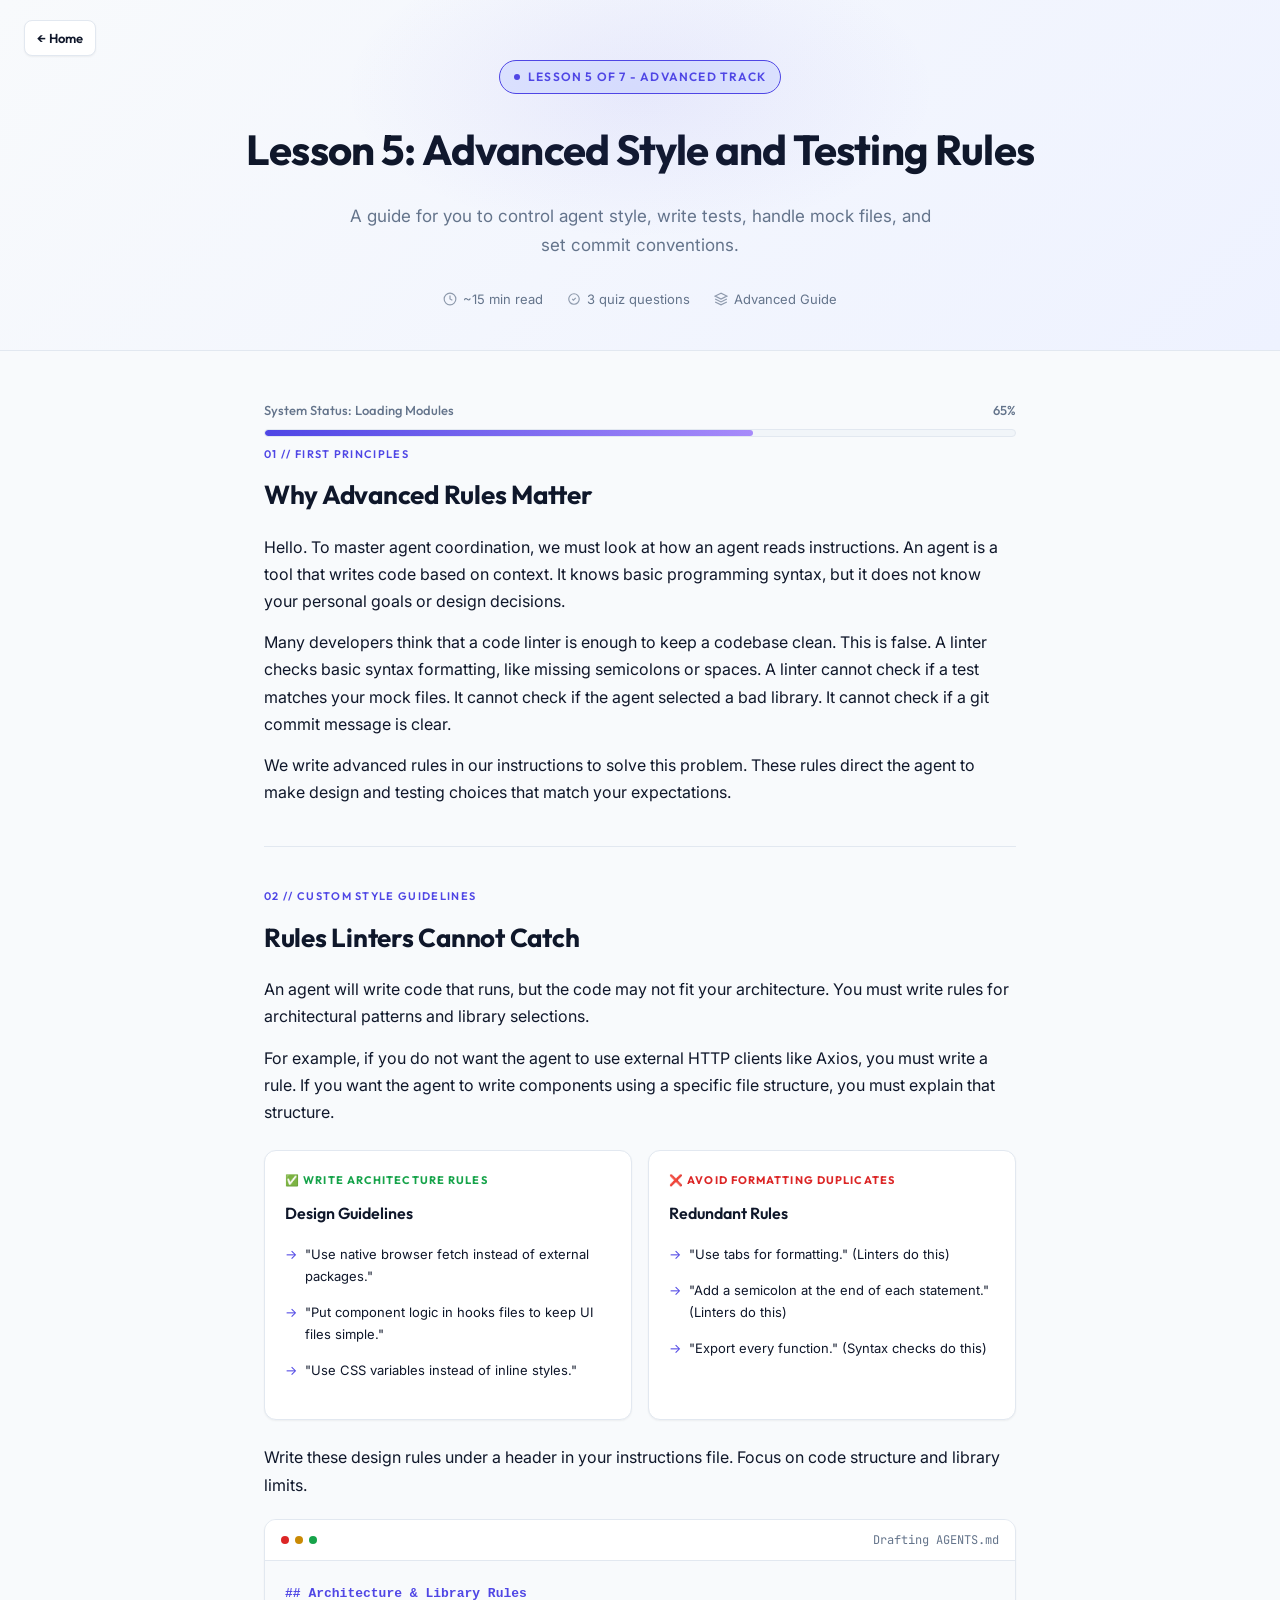
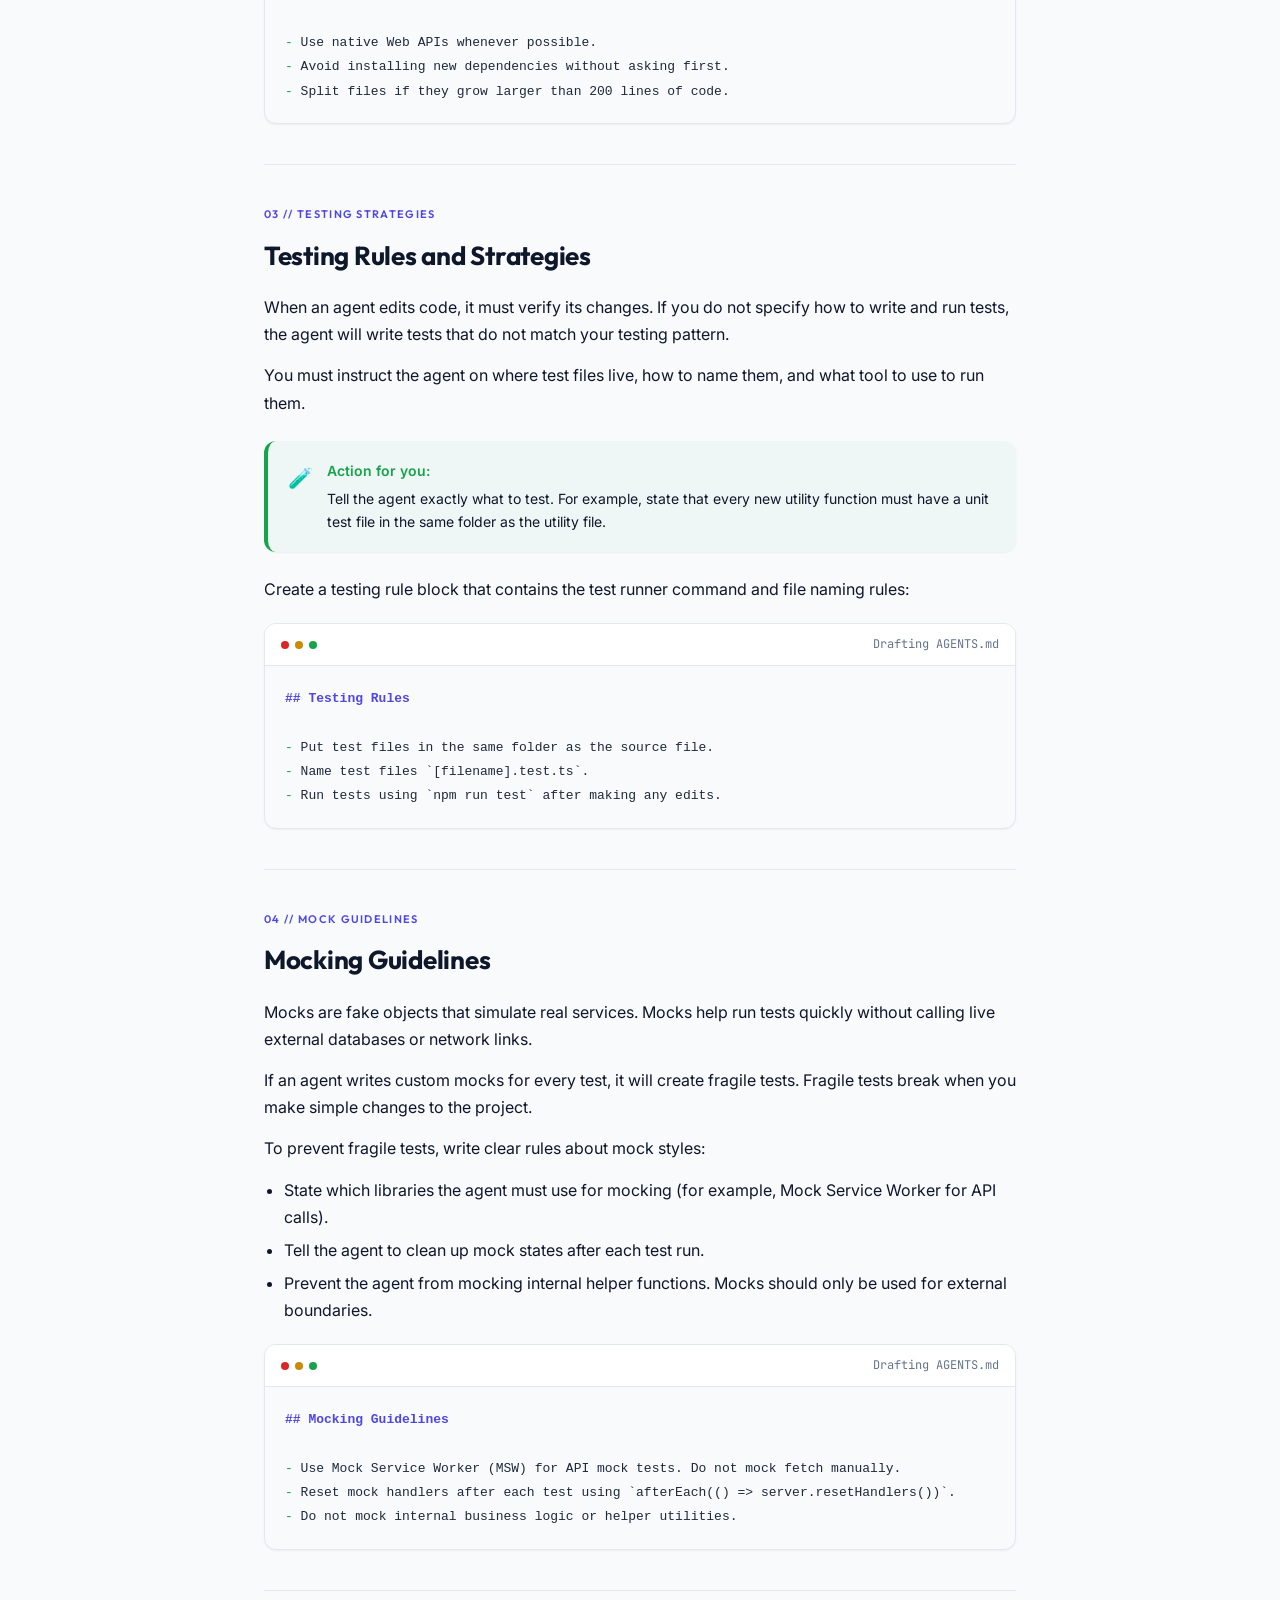
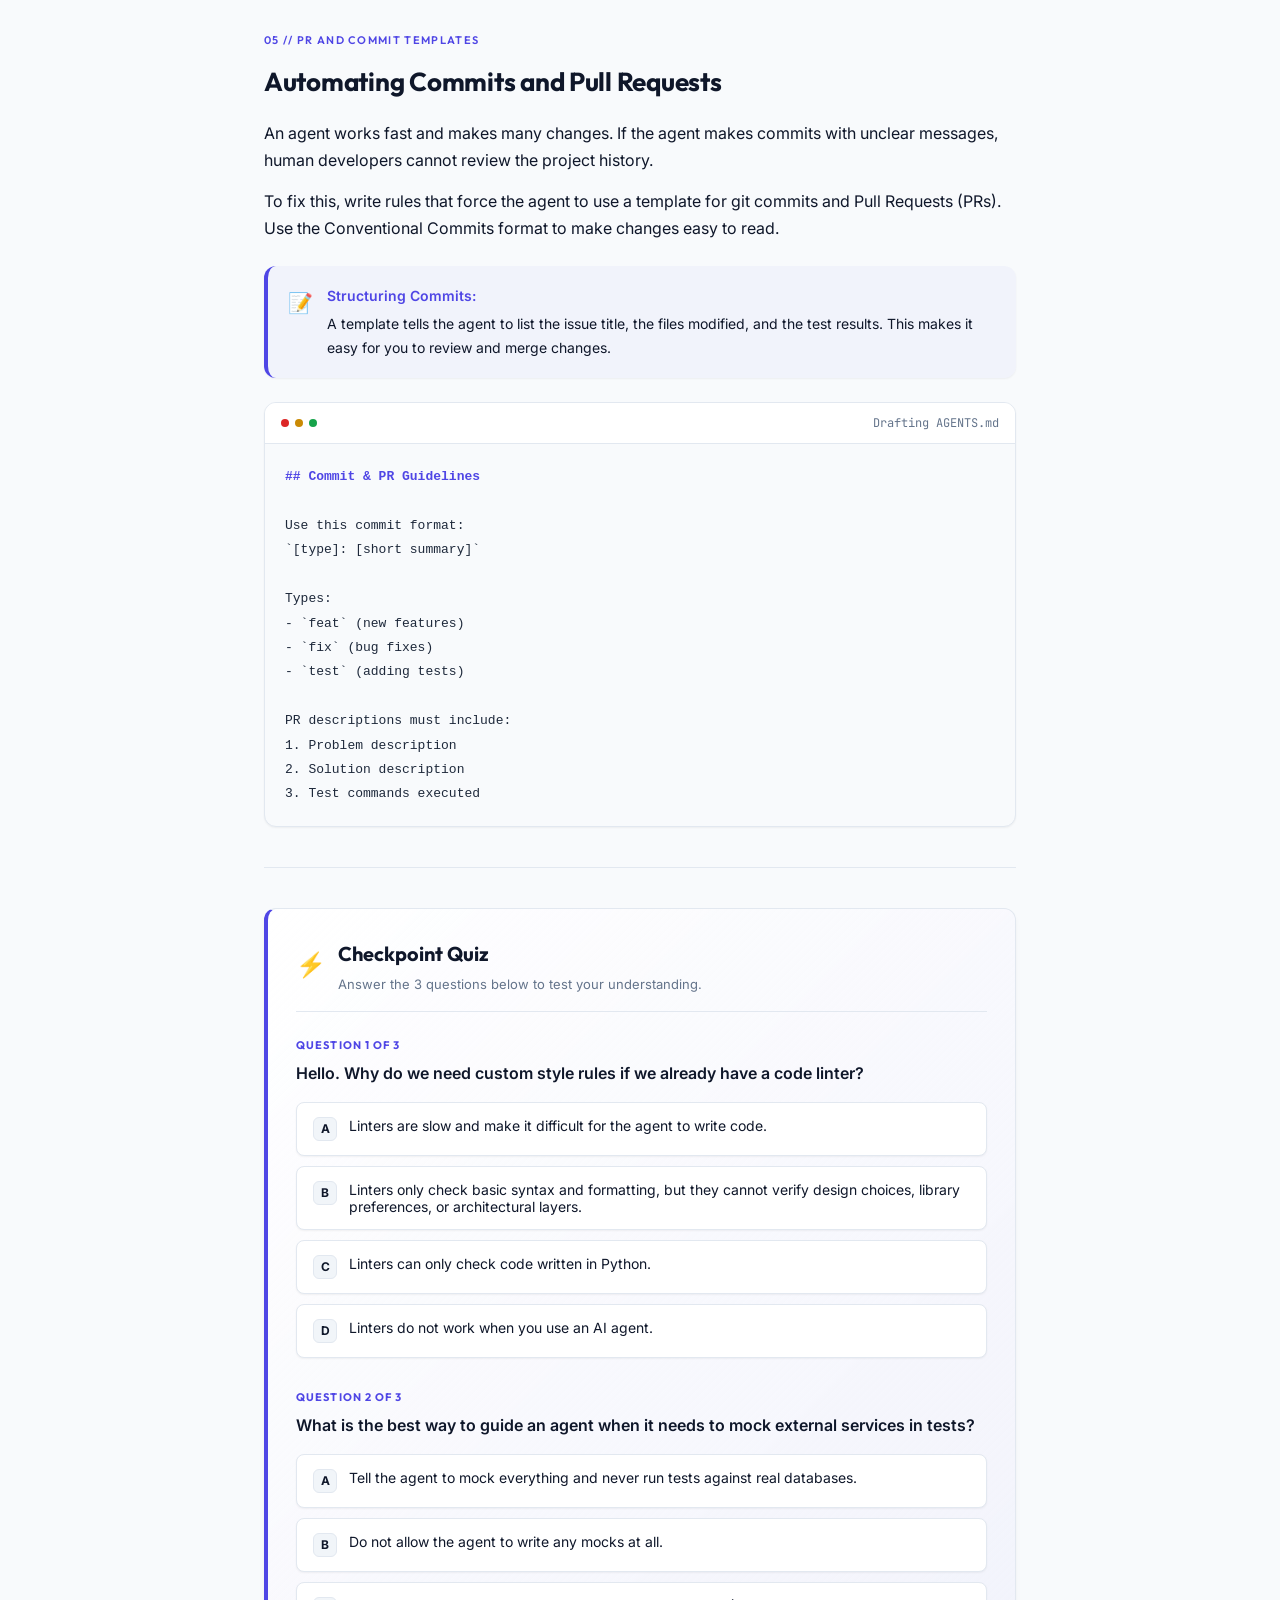
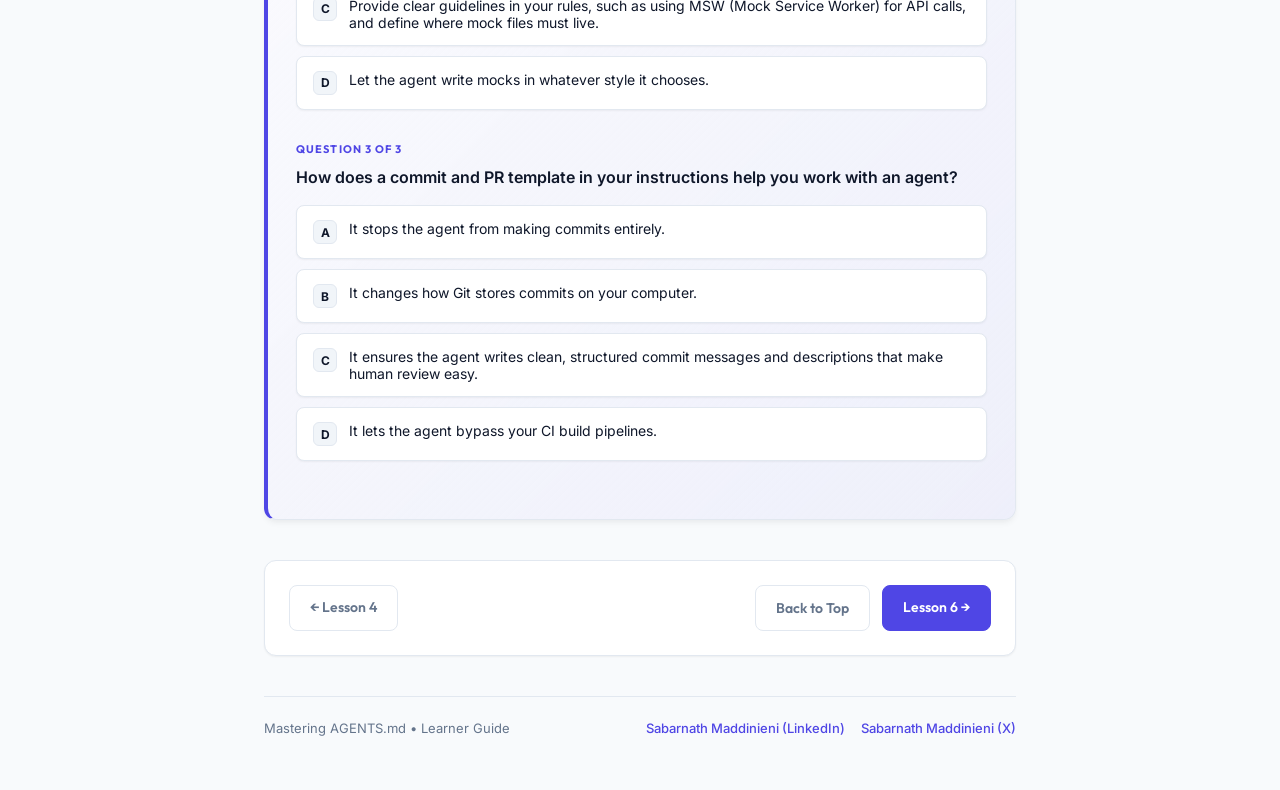
<file: lessons/0005-advanced-style-and-testing.html>
<!DOCTYPE html>
<html lang="en">
<head>
  <meta charset="UTF-8" />
  <meta name="viewport" content="width=device-width, initial-scale=1.0" />
  <title>Lesson 5: Advanced Style and Testing Rules</title>
  <meta name="description" content="Master advanced rules for coding agents. Learn how to write style guides linters cannot catch, design test policies, create mock rules, and set up pull request templates." />
    <link rel="preconnect" href="https://fonts.googleapis.com" />
  <link rel="preconnect" href="https://fonts.gstatic.com" crossorigin />
  <link href="https://fonts.googleapis.com/css2?family=Inter:wght@300;400;500;600;700&family=Outfit:wght@400;500;600;700;800&family=JetBrains+Mono:wght@400;500;600&display=swap" rel="stylesheet" />
  <link rel="stylesheet" href="style.css" />
</head>
<body>

<header>
  <a href="../index.html" class="home-btn">&larr; Home</a>
  <div class="lesson-badge"><span class="dot"></span>Lesson 5 of 7 - Advanced Track</div>
  <h1>Lesson 5: Advanced Style and Testing Rules</h1>
  <p class="subtitle">A guide for you to control agent style, write tests, handle mock files, and set commit conventions.</p>
  <div class="meta-row">
    <span class="meta-chip">
      <svg width="14" height="14" fill="none" stroke="currentColor" stroke-width="2" viewBox="0 0 24 24"><circle cx="12" cy="12" r="10"/><path d="M12 6v6l4 2"/></svg>
      ~15 min read
    </span>
    <span class="meta-chip">
      <svg width="14" height="14" fill="none" stroke="currentColor" stroke-width="2" viewBox="0 0 24 24"><path d="M9 12l2 2 4-4m6 2a9 9 0 11-18 0 9 9 0 0118 0z"/></svg>
      3 quiz questions
    </span>
    <span class="meta-chip">
      <svg width="14" height="14" fill="none" stroke="currentColor" stroke-width="2" viewBox="0 0 24 24"><path d="M12 2L2 7l10 5 10-5-10-5zM2 17l10 5 10-5M2 12l10 5 10-5"/></svg>
      Advanced Guide
    </span>
  </div>
</header>

<main>

  <div class="progress-label">
    <span>System Status: Loading Modules</span>
    <span id="progressText">65%</span>
  </div>
  <div class="progress-bar"><div class="progress-fill" style="width: 65%;" id="progressBar"></div></div>

  <!-- SECTION 1 -->
  <div class="section">
    <div class="section-label">01 // First Principles</div>
    <h2>Why Advanced Rules Matter</h2>
    <p>
      Hello. To master agent coordination, we must look at how an agent reads instructions. An agent is a tool that writes code based on context. It knows basic programming syntax, but it does not know your personal goals or design decisions.
    </p>
    <p>
      Many developers think that a code linter is enough to keep a codebase clean. This is false. A linter checks basic syntax formatting, like missing semicolons or spaces. A linter cannot check if a test matches your mock files. It cannot check if the agent selected a bad library. It cannot check if a git commit message is clear.
    </p>
    <p>
      We write advanced rules in our instructions to solve this problem. These rules direct the agent to make design and testing choices that match your expectations.
    </p>
  </div>

  <hr />

  <!-- SECTION 2 -->
  <div class="section">
    <div class="section-label">02 // Custom Style Guidelines</div>
    <h2>Rules Linters Cannot Catch</h2>
    <p>
      An agent will write code that runs, but the code may not fit your architecture. You must write rules for architectural patterns and library selections.
    </p>
    <p>
      For example, if you do not want the agent to use external HTTP clients like Axios, you must write a rule. If you want the agent to write components using a specific file structure, you must explain that structure.
    </p>

    <div class="compare-grid">
      <div class="compare-card do">
        <div class="card-tag">✅ Write Architecture Rules</div>
        <h4>Design Guidelines</h4>
        <ul>
          <li>"Use native browser fetch instead of external packages."</li>
          <li>"Put component logic in hooks files to keep UI files simple."</li>
          <li>"Use CSS variables instead of inline styles."</li>
        </ul>
      </div>
      <div class="compare-card dont">
        <div class="card-tag">❌ Avoid Formatting Duplicates</div>
        <h4>Redundant Rules</h4>
        <ul>
          <li>"Use tabs for formatting." (Linters do this)</li>
          <li>"Add a semicolon at the end of each statement." (Linters do this)</li>
          <li>"Export every function." (Syntax checks do this)</li>
        </ul>
      </div>
    </div>

    <p>
      Write these design rules under a header in your instructions file. Focus on code structure and library limits.
    </p>

    <div class="code-block">
      <div class="code-header">
        <div class="code-dots">
          <span class="code-dot red"></span>
          <span class="code-dot yellow"></span>
          <span class="code-dot green"></span>
        </div>
        <span class="code-filename">Drafting AGENTS.md</span>
      </div>
      <pre><code><span class="token-heading">## Architecture &amp; Library Rules</span>

<span class="token-bullet">-</span> Use native Web APIs whenever possible.
<span class="token-bullet">-</span> Avoid installing new dependencies without asking first.
<span class="token-bullet">-</span> Split files if they grow larger than 200 lines of code.</code></pre>
    </div>
  </div>

  <hr />

  <!-- SECTION 3 -->
  <div class="section">
    <div class="section-label">03 // Testing Strategies</div>
    <h2>Testing Rules and Strategies</h2>
    <p>
      When an agent edits code, it must verify its changes. If you do not specify how to write and run tests, the agent will write tests that do not match your testing pattern.
    </p>
    <p>
      You must instruct the agent on where test files live, how to name them, and what tool to use to run them.
    </p>

    <div class="callout tip">
      <div class="callout-icon">🧪</div>
      <div class="callout-body">
        <strong>Action for you:</strong>
        <p>Tell the agent exactly what to test. For example, state that every new utility function must have a unit test file in the same folder as the utility file.</p>
      </div>
    </div>

    <p>
      Create a testing rule block that contains the test runner command and file naming rules:
    </p>

    <div class="code-block">
      <div class="code-header">
        <div class="code-dots">
          <span class="code-dot red"></span>
          <span class="code-dot yellow"></span>
          <span class="code-dot green"></span>
        </div>
        <span class="code-filename">Drafting AGENTS.md</span>
      </div>
      <pre><code><span class="token-heading">## Testing Rules</span>

<span class="token-bullet">-</span> Put test files in the same folder as the source file.
<span class="token-bullet">-</span> Name test files `[filename].test.ts`.
<span class="token-bullet">-</span> Run tests using `npm run test` after making any edits.</code></pre>
    </div>
  </div>

  <hr />

  <!-- SECTION 4 -->
  <div class="section">
    <div class="section-label">04 // Mock Guidelines</div>
    <h2>Mocking Guidelines</h2>
    <p>
      Mocks are fake objects that simulate real services. Mocks help run tests quickly without calling live external databases or network links.
    </p>
    <p>
      If an agent writes custom mocks for every test, it will create fragile tests. Fragile tests break when you make simple changes to the project.
    </p>
    <p>
      To prevent fragile tests, write clear rules about mock styles:
    </p>
    <ul>
      <li>State which libraries the agent must use for mocking (for example, Mock Service Worker for API calls).</li>
      <li>Tell the agent to clean up mock states after each test run.</li>
      <li>Prevent the agent from mocking internal helper functions. Mocks should only be used for external boundaries.</li>
    </ul>

    <div class="code-block">
      <div class="code-header">
        <div class="code-dots">
          <span class="code-dot red"></span>
          <span class="code-dot yellow"></span>
          <span class="code-dot green"></span>
        </div>
        <span class="code-filename">Drafting AGENTS.md</span>
      </div>
      <pre><code><span class="token-heading">## Mocking Guidelines</span>

<span class="token-bullet">-</span> Use Mock Service Worker (MSW) for API mock tests. Do not mock fetch manually.
<span class="token-bullet">-</span> Reset mock handlers after each test using `afterEach(() => server.resetHandlers())`.
<span class="token-bullet">-</span> Do not mock internal business logic or helper utilities.</code></pre>
    </div>
  </div>

  <hr />

  <!-- SECTION 5 -->
  <div class="section">
    <div class="section-label">05 // PR and Commit Templates</div>
    <h2>Automating Commits and Pull Requests</h2>
    <p>
      An agent works fast and makes many changes. If the agent makes commits with unclear messages, human developers cannot review the project history.
    </p>
    <p>
      To fix this, write rules that force the agent to use a template for git commits and Pull Requests (PRs). Use the Conventional Commits format to make changes easy to read.
    </p>

    <div class="callout info">
      <div class="callout-icon">📝</div>
      <div class="callout-body">
        <strong>Structuring Commits:</strong>
        <p>A template tells the agent to list the issue title, the files modified, and the test results. This makes it easy for you to review and merge changes.</p>
      </div>
    </div>

    <div class="code-block">
      <div class="code-header">
        <div class="code-dots">
          <span class="code-dot red"></span>
          <span class="code-dot yellow"></span>
          <span class="code-dot green"></span>
        </div>
        <span class="code-filename">Drafting AGENTS.md</span>
      </div>
      <pre><code><span class="token-heading">## Commit &amp; PR Guidelines</span>

Use this commit format:
`[type]: [short summary]`

Types:
- `feat` (new features)
- `fix` (bug fixes)
- `test` (adding tests)

PR descriptions must include:
1. Problem description
2. Solution description
3. Test commands executed</code></pre>
    </div>
  </div>

  <hr />

  <!-- QUIZ -->
  <div class="quiz" id="quiz">
    <div class="quiz-header">
      <div class="quiz-icon">⚡</div>
      <div>
        <div class="quiz-title">Checkpoint Quiz</div>
        <div class="quiz-subtitle">Answer the 3 questions below to test your understanding.</div>
      </div>
    </div>

    <!-- Q1 -->
    <div class="quiz-question" id="q1">
      <div class="quiz-number">Question 1 of 3</div>
      <p>Hello. Why do we need custom style rules if we already have a code linter?</p>
      <div class="options">
        <button class="option" onclick="answer(this,'q1','wrong')" data-q="q1">
          <span class="option-letter">A</span>
          Linters are slow and make it difficult for the agent to write code.
        </button>
        <button class="option" onclick="answer(this,'q1','correct')" data-q="q1">
          <span class="option-letter">B</span>
          Linters only check basic syntax and formatting, but they cannot verify design choices, library preferences, or architectural layers.
        </button>
        <button class="option" onclick="answer(this,'q1','wrong')" data-q="q1">
          <span class="option-letter">C</span>
          Linters can only check code written in Python.
        </button>
        <button class="option" onclick="answer(this,'q1','wrong')" data-q="q1">
          <span class="option-letter">D</span>
          Linters do not work when you use an AI agent.
        </button>
      </div>
      <div class="feedback correct" id="q1-correct">
        🎉 Correct! Linters check syntax and style formatting. They cannot enforce higher-level design choices or libraries you prefer the agent to use.
      </div>
      <div class="feedback wrong" id="q1-wrong">
        ❌ Incorrect. Linters check syntax and basic style. You need advanced rules to teach the agent about your design decisions, library choices, and architectural layers.
      </div>
    </div>

    <!-- Q2 -->
    <div class="quiz-question" id="q2">
      <div class="quiz-number">Question 2 of 3</div>
      <p>What is the best way to guide an agent when it needs to mock external services in tests?</p>
      <div class="options">
        <button class="option" onclick="answer(this,'q2','wrong')" data-q="q2">
          <span class="option-letter">A</span>
          Tell the agent to mock everything and never run tests against real databases.
        </button>
        <button class="option" onclick="answer(this,'q2','wrong')" data-q="q2">
          <span class="option-letter">B</span>
          Do not allow the agent to write any mocks at all.
        </button>
        <button class="option" onclick="answer(this,'q2','correct')" data-q="q2">
          <span class="option-letter">C</span>
          Provide clear guidelines in your rules, such as using MSW (Mock Service Worker) for API calls, and define where mock files must live.
        </button>
        <button class="option" onclick="answer(this,'q2','wrong')" data-q="q2">
          <span class="option-letter">D</span>
          Let the agent write mocks in whatever style it chooses.
        </button>
      </div>
      <div class="feedback correct" id="q2-correct">
        🎉 Correct! Giving the agent specific mock guidelines (like using MSW) prevents it from writing inconsistent, fragile, or incorrect mocks.
      </div>
      <div class="feedback wrong" id="q2-wrong">
        ❌ Incorrect. Leaving mocking style to the agent's choice leads to fragile, hard-to-maintain tests. Specific mock guidelines ensure clean and consistent test setups.
      </div>
    </div>

    <!-- Q3 -->
    <div class="quiz-question" id="q3">
      <div class="quiz-number">Question 3 of 3</div>
      <p>How does a commit and PR template in your instructions help you work with an agent?</p>
      <div class="options">
        <button class="option" onclick="answer(this,'q3','wrong')" data-q="q3">
          <span class="option-letter">A</span>
          It stops the agent from making commits entirely.
        </button>
        <button class="option" onclick="answer(this,'q3','wrong')" data-q="q3">
          <span class="option-letter">B</span>
          It changes how Git stores commits on your computer.
        </button>
        <button class="option" onclick="answer(this,'q3','correct')" data-q="q3">
          <span class="option-letter">C</span>
          It ensures the agent writes clean, structured commit messages and descriptions that make human review easy.
        </button>
        <button class="option" onclick="answer(this,'q3','wrong')" data-q="q3">
          <span class="option-letter">D</span>
          It lets the agent bypass your CI build pipelines.
        </button>
      </div>
      <div class="feedback correct" id="q3-correct">
        🎉 Correct! A commit and PR template gives the agent a clear format to follow. This makes it easy for humans to review the changes.
      </div>
      <div class="feedback wrong" id="q3-wrong">
        ❌ Incorrect. A template ensures consistent, structured commit messages and PR descriptions. This helps human developers review agent work quickly.
      </div>
    </div>

    <div id="score-display">
      <div class="score-big" id="scoreNum">3/3</div>
      <p id="scoreMsg">Great work! You have finished Lesson 5.</p>
    </div>
  </div>

  <!-- NAVIGATION -->
  <div class="navigation-row">
    <div>
      <a href="0004-monorepos-and-hierarchy.html" class="btn btn-secondary">&larr; Lesson 4</a>
    </div>
    <div class="nav-group">
      <button class="btn btn-secondary" onclick="window.scrollTo({top:0,behavior:'smooth'})">Back to Top</button>
      <a href="0006-multi-agent-orchestration.html" class="btn">Lesson 6 &rarr;</a>
    </div>
  </div>

  <footer>
    <span>Mastering AGENTS.md &bull; Learner Guide</span>
    <div class="footer-links">
      <a href="https://www.linkedin.com/in/sabarnathmaddinieni/" target="_blank" rel="noopener noreferrer">Sabarnath Maddinieni (LinkedIn)</a>
      <a href="https://x.com/SabarnathX" target="_blank" rel="noopener noreferrer">Sabarnath Maddinieni (X)</a>
    </div>
  </footer>

</main>

<script>
  let scores = {};
  let totalAnswered = 0;

  function answer(el, qId, result) {
    if (scores[qId] !== undefined) return;
    scores[qId] = result === 'correct' ? 1 : 0;
    totalAnswered++;

    const allOptions = document.querySelectorAll(`[data-q="${qId}"]`);
    allOptions.forEach(opt => {
      if (opt !== el) opt.classList.add('dimmed');
    });

    el.classList.add(result);
    document.getElementById(`${qId}-${result}`).classList.add('show');

    // Update progress bar (starts at 65%, increases to 100% after 3 answers)
    const bar = document.getElementById('progressBar');
    const progressText = document.getElementById('progressText');
    const pct = Math.round(65 + totalAnswered * 11.66);
    bar.style.width = pct + '%';
    progressText.textContent = pct + '%';

    if (totalAnswered === 3) showScore();
  }

  function showScore() {
    const total = Object.values(scores).reduce((a,b)=>a+b, 0);
    const display = document.getElementById('score-display');
    const num = document.getElementById('scoreNum');
    const msg = document.getElementById('scoreMsg');

    num.textContent = total + '/3';
    if (total === 3) msg.textContent = 'Perfect score! You have mastered advanced style and testing rules!';
    else if (total >= 2) msg.textContent = 'Good work. You understand most of the concepts. Review the one you missed.';
    else msg.textContent = 'Let us try again. Review the sections above and test your knowledge again.';

    display.classList.add('show');
    display.scrollIntoView({ behavior: 'smooth', block: 'nearest' });
  }
</script>
</body>
</html>
</file>
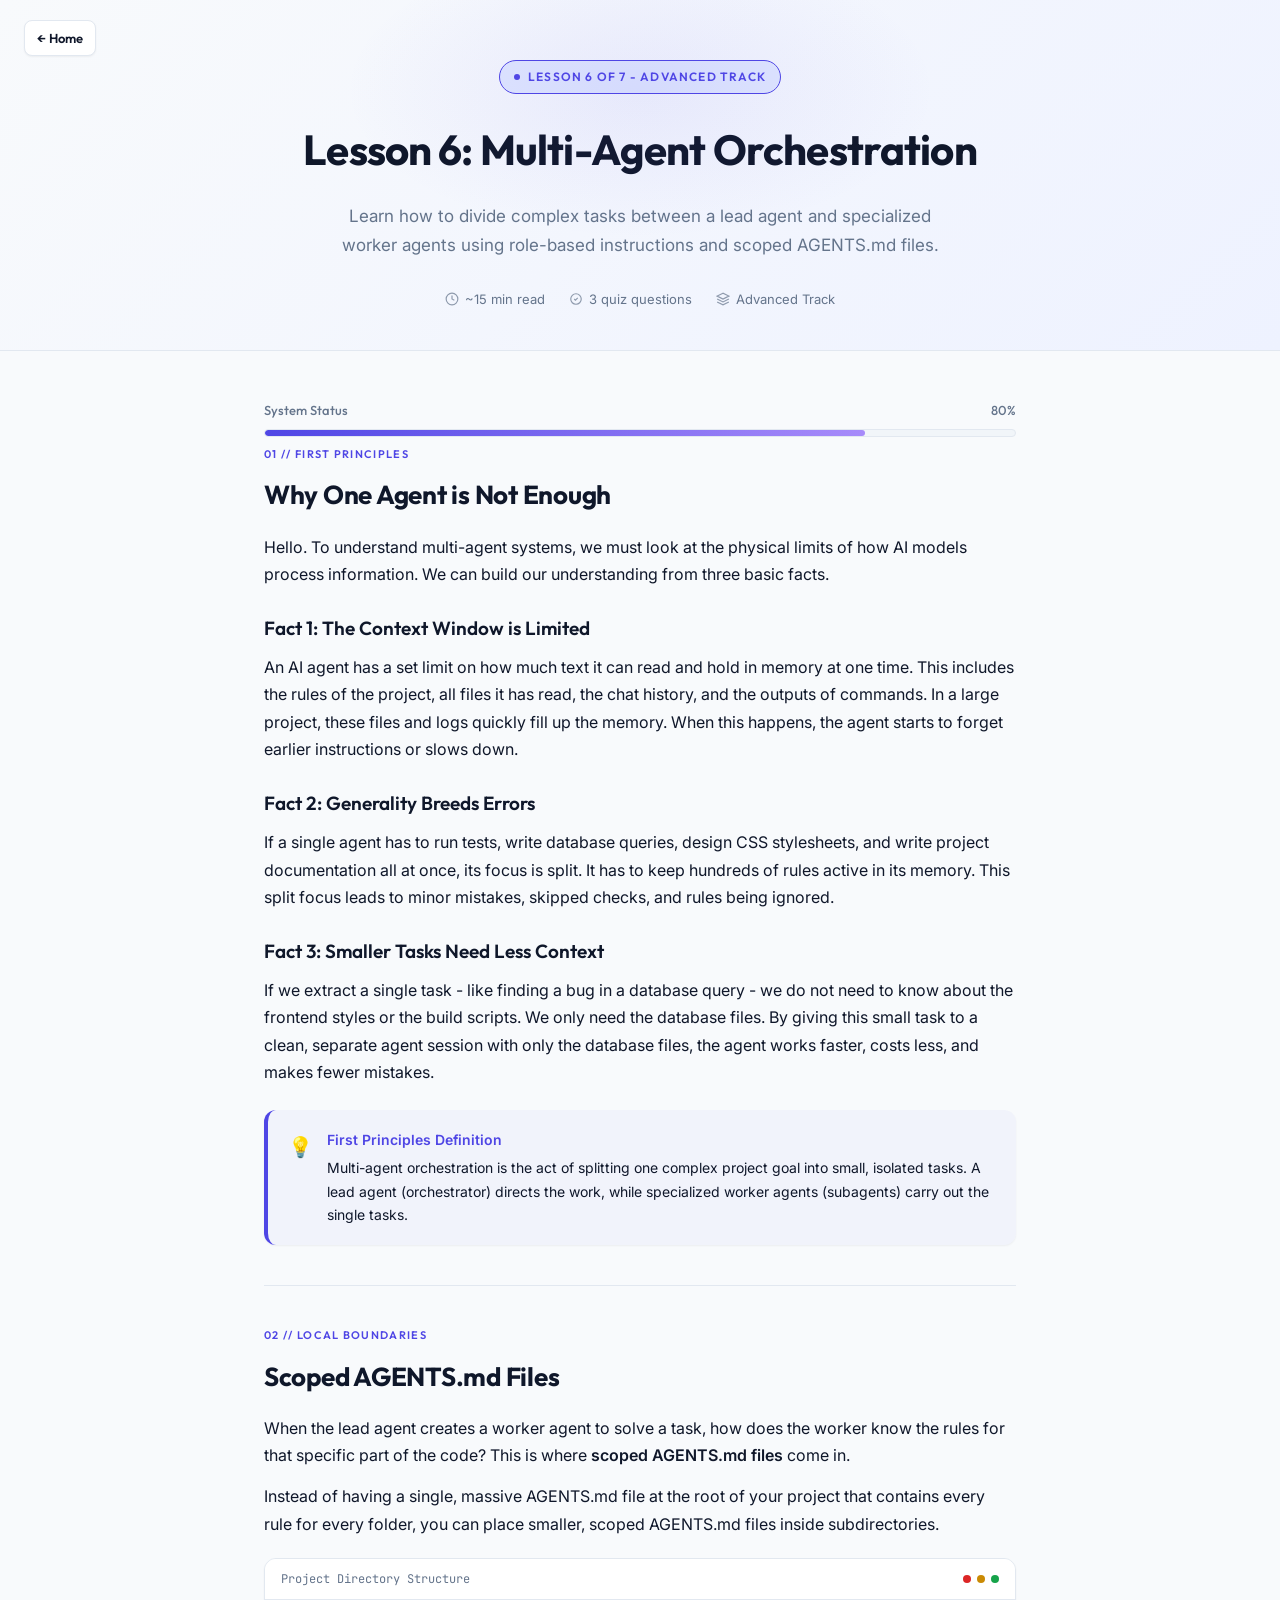
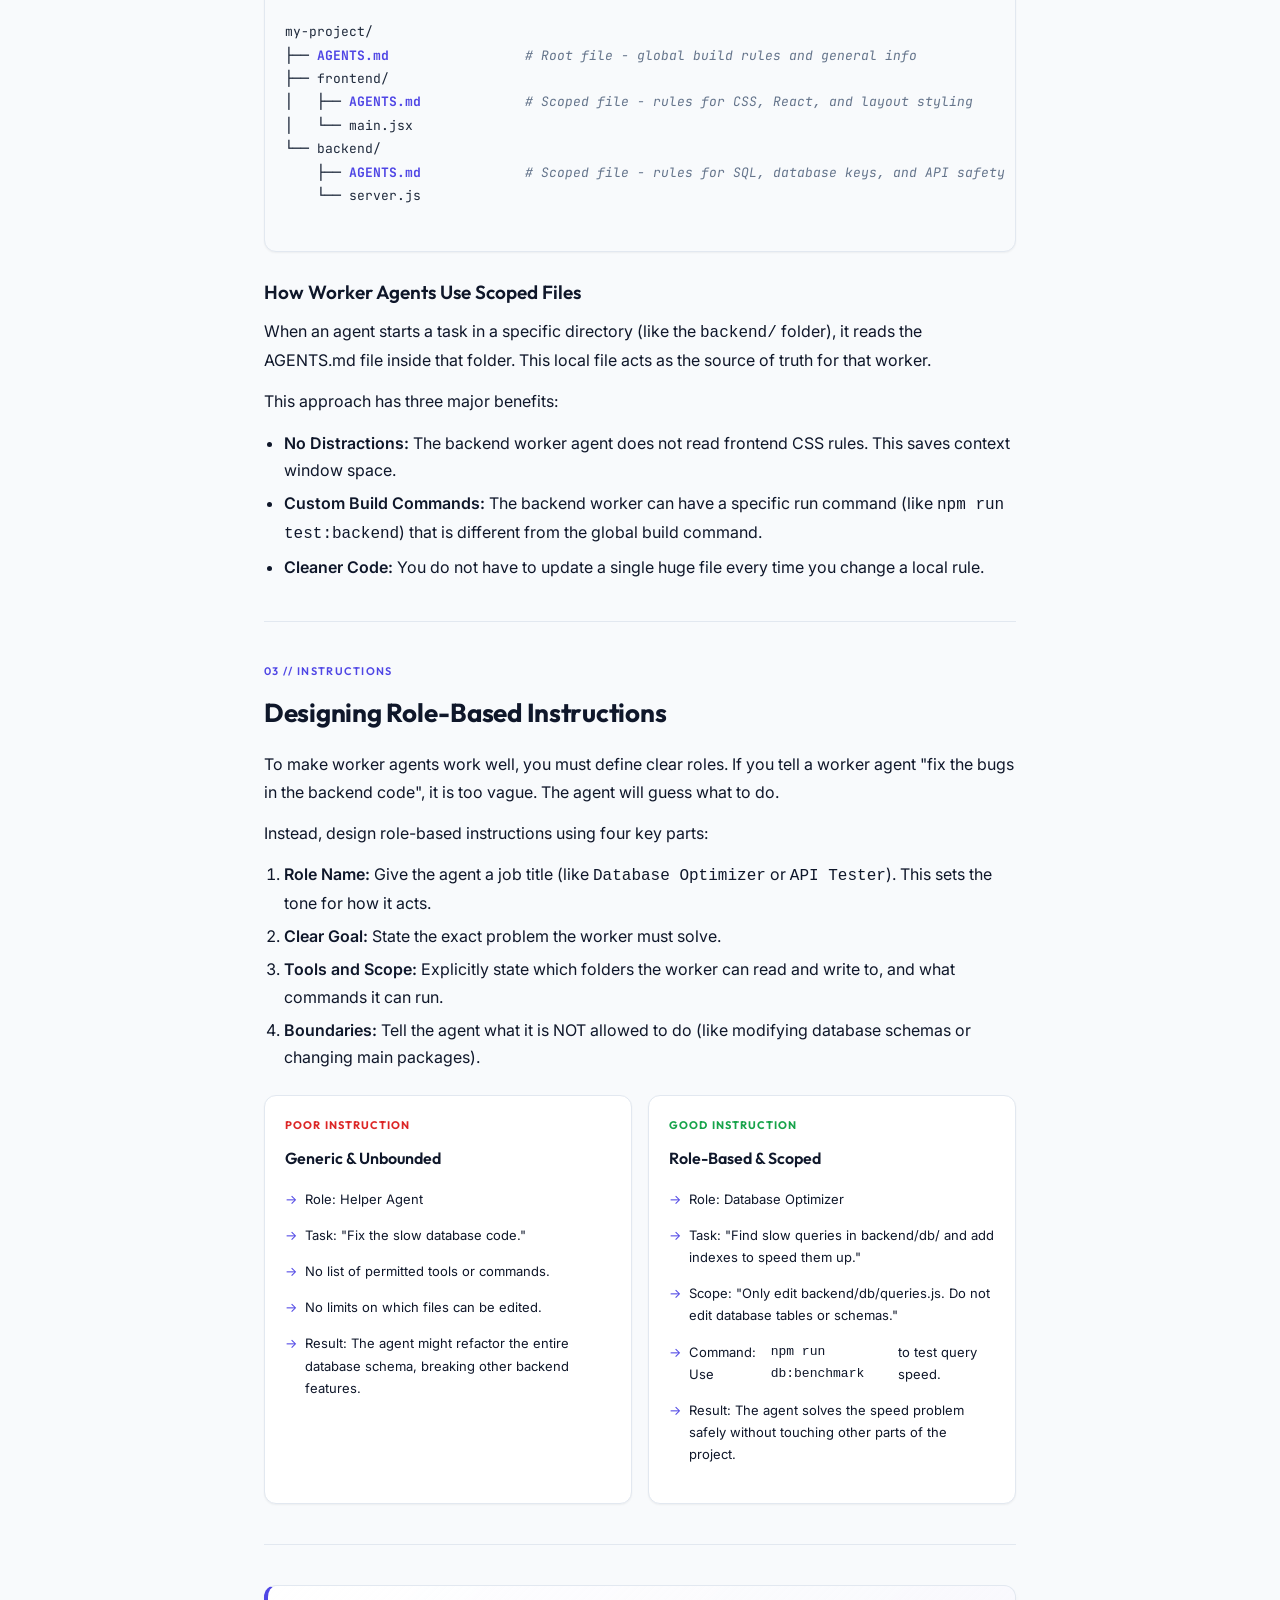
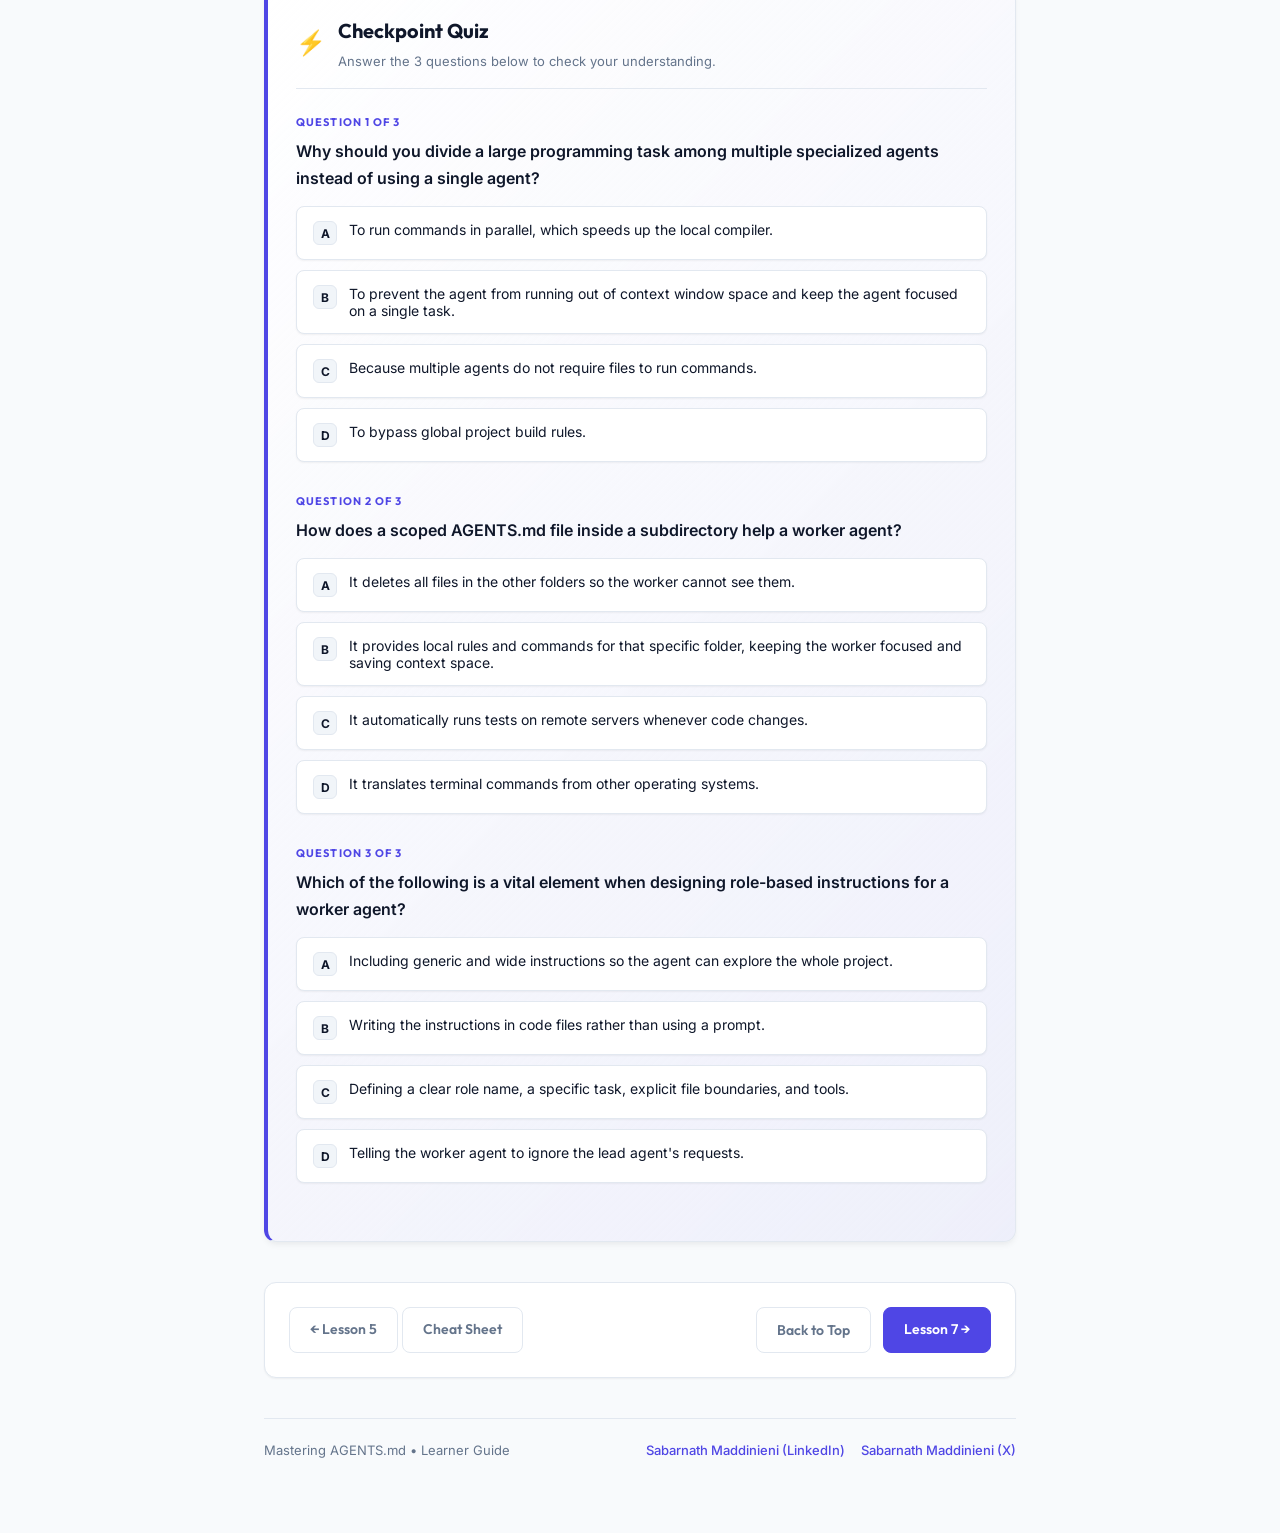
<file: lessons/0006-multi-agent-orchestration.html>
<!DOCTYPE html>
<html lang="en">
<head>
  <meta charset="UTF-8" />
  <meta name="viewport" content="width=device-width, initial-scale=1.0" />
  <title>Lesson 6: Multi-Agent Orchestration</title>
  <meta name="description" content="Learn how to manage multiple AI agents using scoped AGENTS.md files and role-based instructions to solve complex tasks." />
    <link rel="preconnect" href="https://fonts.googleapis.com" />
  <link rel="preconnect" href="https://fonts.gstatic.com" crossorigin />
  <link href="https://fonts.googleapis.com/css2?family=Inter:wght@300;400;500;600;700&family=Outfit:wght@400;500;600;700;800&family=JetBrains+Mono:wght@400;500;600&display=swap" rel="stylesheet" />
  <link rel="stylesheet" href="style.css" />
</head>
<body>

<header>
  <a href="../index.html" class="home-btn">&larr; Home</a>
  <div class="lesson-badge"><span class="dot"></span>Lesson 6 of 7 - Advanced Track</div>
  <h1>Lesson 6: Multi-Agent Orchestration</h1>
  <p class="subtitle">Learn how to divide complex tasks between a lead agent and specialized worker agents using role-based instructions and scoped AGENTS.md files.</p>
  <div class="meta-row">
    <span class="meta-chip">
      <svg width="14" height="14" fill="none" stroke="currentColor" stroke-width="2" viewBox="0 0 24 24"><circle cx="12" cy="12" r="10"/><path d="M12 6v6l4 2"/></svg>
      ~15 min read
    </span>
    <span class="meta-chip">
      <svg width="14" height="14" fill="none" stroke="currentColor" stroke-width="2" viewBox="0 0 24 24"><path d="M9 12l2 2 4-4m6 2a9 9 0 11-18 0 9 9 0 0118 0z"/></svg>
      3 quiz questions
    </span>
    <span class="meta-chip">
      <svg width="14" height="14" fill="none" stroke="currentColor" stroke-width="2" viewBox="0 0 24 24"><path d="M12 2L2 7l10 5 10-5-10-5zM2 17l10 5 10-5M2 12l10 5 10-5"/></svg>
      Advanced Track
    </span>
  </div>
</header>

<main>

  <div class="progress-label">
    <span>System Status</span>
    <span id="progressPercent">80%</span>
  </div>
  <div class="progress-bar"><div class="progress-fill" style="width: 80%;" id="progressBar"></div></div>

  <!-- SECTION 1 -->
  <div class="section">
    <div class="section-label">01 // First Principles</div>
    <h2>Why One Agent is Not Enough</h2>
    <p>
      Hello. To understand multi-agent systems, we must look at the physical limits of how AI models process information. We can build our understanding from three basic facts.
    </p>
    
    <h3>Fact 1: The Context Window is Limited</h3>
    <p>
      An AI agent has a set limit on how much text it can read and hold in memory at one time. This includes the rules of the project, all files it has read, the chat history, and the outputs of commands. In a large project, these files and logs quickly fill up the memory. When this happens, the agent starts to forget earlier instructions or slows down.
    </p>

    <h3>Fact 2: Generality Breeds Errors</h3>
    <p>
      If a single agent has to run tests, write database queries, design CSS stylesheets, and write project documentation all at once, its focus is split. It has to keep hundreds of rules active in its memory. This split focus leads to minor mistakes, skipped checks, and rules being ignored.
    </p>

    <h3>Fact 3: Smaller Tasks Need Less Context</h3>
    <p>
      If we extract a single task - like finding a bug in a database query - we do not need to know about the frontend styles or the build scripts. We only need the database files. By giving this small task to a clean, separate agent session with only the database files, the agent works faster, costs less, and makes fewer mistakes.
    </p>

    <div class="callout info">
      <div class="callout-icon">💡</div>
      <div class="callout-body">
        <strong>First Principles Definition</strong>
        <p>Multi-agent orchestration is the act of splitting one complex project goal into small, isolated tasks. A lead agent (orchestrator) directs the work, while specialized worker agents (subagents) carry out the single tasks.</p>
      </div>
    </div>
  </div>

  <hr />

  <!-- SECTION 2 -->
  <div class="section">
    <div class="section-label">02 // Local Boundaries</div>
    <h2>Scoped AGENTS.md Files</h2>
    <p>
      When the lead agent creates a worker agent to solve a task, how does the worker know the rules for that specific part of the code? This is where <strong>scoped AGENTS.md files</strong> come in.
    </p>
    <p>
      Instead of having a single, massive AGENTS.md file at the root of your project that contains every rule for every folder, you can place smaller, scoped AGENTS.md files inside subdirectories.
    </p>

    <div class="code-block">
      <div class="code-header">
        <div class="code-filename">Project Directory Structure</div>
        <div class="code-dots">
          <div class="code-dot red"></div>
          <div class="code-dot yellow"></div>
          <div class="code-dot green"></div>
        </div>
      </div>
      <pre>
my-project/
├── <span class="token-heading">AGENTS.md</span>                 <span class="token-comment"># Root file - global build rules and general info</span>
├── frontend/
│   ├── <span class="token-heading">AGENTS.md</span>             <span class="token-comment"># Scoped file - rules for CSS, React, and layout styling</span>
│   └── main.jsx
└── backend/
    ├── <span class="token-heading">AGENTS.md</span>             <span class="token-comment"># Scoped file - rules for SQL, database keys, and API safety</span>
    └── server.js
      </pre>
    </div>

    <h3>How Worker Agents Use Scoped Files</h3>
    <p>
      When an agent starts a task in a specific directory (like the <code>backend/</code> folder), it reads the AGENTS.md file inside that folder. This local file acts as the source of truth for that worker.
    </p>
    <p>
      This approach has three major benefits:
    </p>
    <ul>
      <li><strong>No Distractions:</strong> The backend worker agent does not read frontend CSS rules. This saves context window space.</li>
      <li><strong>Custom Build Commands:</strong> The backend worker can have a specific run command (like <code>npm run test:backend</code>) that is different from the global build command.</li>
      <li><strong>Cleaner Code:</strong> You do not have to update a single huge file every time you change a local rule.</li>
    </ul>
  </div>

  <hr />

  <!-- SECTION 3 -->
  <div class="section">
    <div class="section-label">03 // Instructions</div>
    <h2>Designing Role-Based Instructions</h2>
    <p>
      To make worker agents work well, you must define clear roles. If you tell a worker agent "fix the bugs in the backend code", it is too vague. The agent will guess what to do.
    </p>
    <p>
      Instead, design role-based instructions using four key parts:
    </p>
    <ol>
      <li><strong>Role Name:</strong> Give the agent a job title (like <code>Database Optimizer</code> or <code>API Tester</code>). This sets the tone for how it acts.</li>
      <li><strong>Clear Goal:</strong> State the exact problem the worker must solve.</li>
      <li><strong>Tools and Scope:</strong> Explicitly state which folders the worker can read and write to, and what commands it can run.</li>
      <li><strong>Boundaries:</strong> Tell the agent what it is NOT allowed to do (like modifying database schemas or changing main packages).</li>
    </ol>

    <div class="compare-grid">
      <div class="compare-card dont">
        <div class="card-tag">Poor Instruction</div>
        <h4>Generic & Unbounded</h4>
        <ul>
          <li>Role: Helper Agent</li>
          <li>Task: "Fix the slow database code."</li>
          <li>No list of permitted tools or commands.</li>
          <li>No limits on which files can be edited.</li>
          <li>Result: The agent might refactor the entire database schema, breaking other backend features.</li>
        </ul>
      </div>
      <div class="compare-card do">
        <div class="card-tag">Good Instruction</div>
        <h4>Role-Based & Scoped</h4>
        <ul>
          <li>Role: Database Optimizer</li>
          <li>Task: "Find slow queries in backend/db/ and add indexes to speed them up."</li>
          <li>Scope: "Only edit backend/db/queries.js. Do not edit database tables or schemas."</li>
          <li>Command: Use <code>npm run db:benchmark</code> to test query speed.</li>
          <li>Result: The agent solves the speed problem safely without touching other parts of the project.</li>
        </ul>
      </div>
    </div>
  </div>

  <hr />

  <!-- QUIZ -->
  <div class="quiz" id="quiz">
    <div class="quiz-header">
      <div class="quiz-icon">⚡</div>
      <div>
        <div class="quiz-title">Checkpoint Quiz</div>
        <div class="quiz-subtitle">Answer the 3 questions below to check your understanding.</div>
      </div>
    </div>

    <!-- Q1 -->
    <div class="quiz-question" id="q1">
      <div class="quiz-number">Question 1 of 3</div>
      <p>Why should you divide a large programming task among multiple specialized agents instead of using a single agent?</p>
      <div class="options">
        <button class="option" onclick="answer(this,'q1','wrong')" data-q="q1">
          <span class="option-letter">A</span>
          To run commands in parallel, which speeds up the local compiler.
        </button>
        <button class="option" onclick="answer(this,'q1','correct')" data-q="q1">
          <span class="option-letter">B</span>
          To prevent the agent from running out of context window space and keep the agent focused on a single task.
        </button>
        <button class="option" onclick="answer(this,'q1','wrong')" data-q="q1">
          <span class="option-letter">C</span>
          Because multiple agents do not require files to run commands.
        </button>
        <button class="option" onclick="answer(this,'q1','wrong')" data-q="q1">
          <span class="option-letter">D</span>
          To bypass global project build rules.
        </button>
      </div>
      <div class="feedback correct" id="q1-correct">
        🎉 Correct! Breaking down a task into specialized steps stops the agent from getting distracted and helps it fit all key information inside its context window.
      </div>
      <div class="feedback wrong" id="q1-wrong">
        ❌ Incorrect. Parallel execution does not speed up the local compiler. The primary reason is to manage the context window and maintain focus on a single task.
      </div>
    </div>

    <!-- Q2 -->
    <div class="quiz-question" id="q2">
      <div class="quiz-number">Question 2 of 3</div>
      <p>How does a scoped AGENTS.md file inside a subdirectory help a worker agent?</p>
      <div class="options">
        <button class="option" onclick="answer(this,'q2','wrong')" data-q="q2">
          <span class="option-letter">A</span>
          It deletes all files in the other folders so the worker cannot see them.
        </button>
        <button class="option" onclick="answer(this,'q2','correct')" data-q="q2">
          <span class="option-letter">B</span>
          It provides local rules and commands for that specific folder, keeping the worker focused and saving context space.
        </button>
        <button class="option" onclick="answer(this,'q2','wrong')" data-q="q2">
          <span class="option-letter">C</span>
          It automatically runs tests on remote servers whenever code changes.
        </button>
        <button class="option" onclick="answer(this,'q2','wrong')" data-q="q2">
          <span class="option-letter">D</span>
          It translates terminal commands from other operating systems.
        </button>
      </div>
      <div class="feedback correct" id="q2-correct">
        🎉 Correct! Scoped AGENTS.md files contain local instructions that only apply to the worker's subdirectory, preventing context waste.
      </div>
      <div class="feedback wrong" id="q2-wrong">
        ❌ Incorrect. Scoped files do not delete files or run tests on remote servers. They provide local rules and commands that keep the worker focused.
      </div>
    </div>

    <!-- Q3 -->
    <div class="quiz-question" id="q3">
      <div class="quiz-number">Question 3 of 3</div>
      <p>Which of the following is a vital element when designing role-based instructions for a worker agent?</p>
      <div class="options">
        <button class="option" onclick="answer(this,'q3','wrong')" data-q="q3">
          <span class="option-letter">A</span>
          Including generic and wide instructions so the agent can explore the whole project.
        </button>
        <button class="option" onclick="answer(this,'q3','wrong')" data-q="q3">
          <span class="option-letter">B</span>
          Writing the instructions in code files rather than using a prompt.
        </button>
        <button class="option" onclick="answer(this,'q3','correct')" data-q="q3">
          <span class="option-letter">C</span>
          Defining a clear role name, a specific task, explicit file boundaries, and tools.
        </button>
        <button class="option" onclick="answer(this,'q3','wrong')" data-q="q3">
          <span class="option-letter">D</span>
          Telling the worker agent to ignore the lead agent's requests.
        </button>
      </div>
      <div class="feedback correct" id="q3-correct">
        🎉 Correct! Providing a clear role name, a specific task, and explicit file/tool boundaries keeps the agent safe and focused on its target goal.
      </div>
      <div class="feedback wrong" id="q3-wrong">
        ❌ Incorrect. Generic instructions lead to agent distraction. Safe and successful tasks require clear role names, specific tasks, and clear file and tool boundaries.
      </div>
    </div>

    <div id="score-display">
      <div class="score-big" id="scoreNum">3/3</div>
      <p id="scoreMsg">Great work! You have finished Lesson 6.</p>
    </div>
  </div>

  <!-- NAVIGATION -->
  <div class="navigation-row">
    <div>
      <a href="0005-advanced-style-and-testing.html" class="btn btn-secondary">&larr; Lesson 5</a>
      <a href="../reference/agents-md-cheat-sheet.html" class="btn btn-secondary">Cheat Sheet</a>
    </div>
    <div class="nav-group">
      <button class="btn btn-secondary" onclick="window.scrollTo({top:0,behavior:'smooth'})">Back to Top</button>
      <a href="0007-maintenance-and-best-practices.html" class="btn">Lesson 7 &rarr;</a>
    </div>
  </div>

  <footer>
    <span>Mastering AGENTS.md &bull; Learner Guide</span>
    <div class="footer-links">
      <a href="https://www.linkedin.com/in/sabarnathmaddinieni/" target="_blank" rel="noopener noreferrer">Sabarnath Maddinieni (LinkedIn)</a>
      <a href="https://x.com/SabarnathX" target="_blank" rel="noopener noreferrer">Sabarnath Maddinieni (X)</a>
    </div>
  </footer>
</main>

<script>
  let scores = {};
  let totalAnswered = 0;

  function answer(el, qId, result) {
    if (scores[qId] !== undefined) return;
    scores[qId] = result === 'correct' ? 1 : 0;
    totalAnswered++;

    const allOptions = document.querySelectorAll(`[data-q="${qId}"]`);
    allOptions.forEach(opt => {
      if (opt !== el) opt.classList.add('dimmed');
    });

    el.classList.add(result);
    document.getElementById(`${qId}-${result}`).classList.add('show');

    // Update progress bar (starts at 80%, increases to 100% after 3 answers)
    const bar = document.getElementById('progressBar');
    let progress = 80 + (totalAnswered * 6.67);
    if (totalAnswered === 3) {
      progress = 100;
    }
    bar.style.width = progress + '%';
    
    // Update progress label text
    const label = document.getElementById('progressPercent');
    if (label) {
      label.textContent = Math.round(progress) + '%';
    }

    if (totalAnswered === 3) showScore();
  }

  function showScore() {
    const total = Object.values(scores).reduce((a,b)=>a+b, 0);
    const display = document.getElementById('score-display');
    const num = document.getElementById('scoreNum');
    const msg = document.getElementById('scoreMsg');

    num.textContent = total + '/3';
    if (total === 3) msg.textContent = 'Perfect score! You fully understand multi-agent orchestration!';
    else if (total >= 2) msg.textContent = 'Good job. Review the questions you missed and proceed to the next lesson.';
    else msg.textContent = 'Let us review the concepts again. You can try the questions again in a new session!';

    display.classList.add('show');
    display.scrollIntoView({ behavior: 'smooth', block: 'nearest' });
  }
</script>
</body>
</html>
</file>
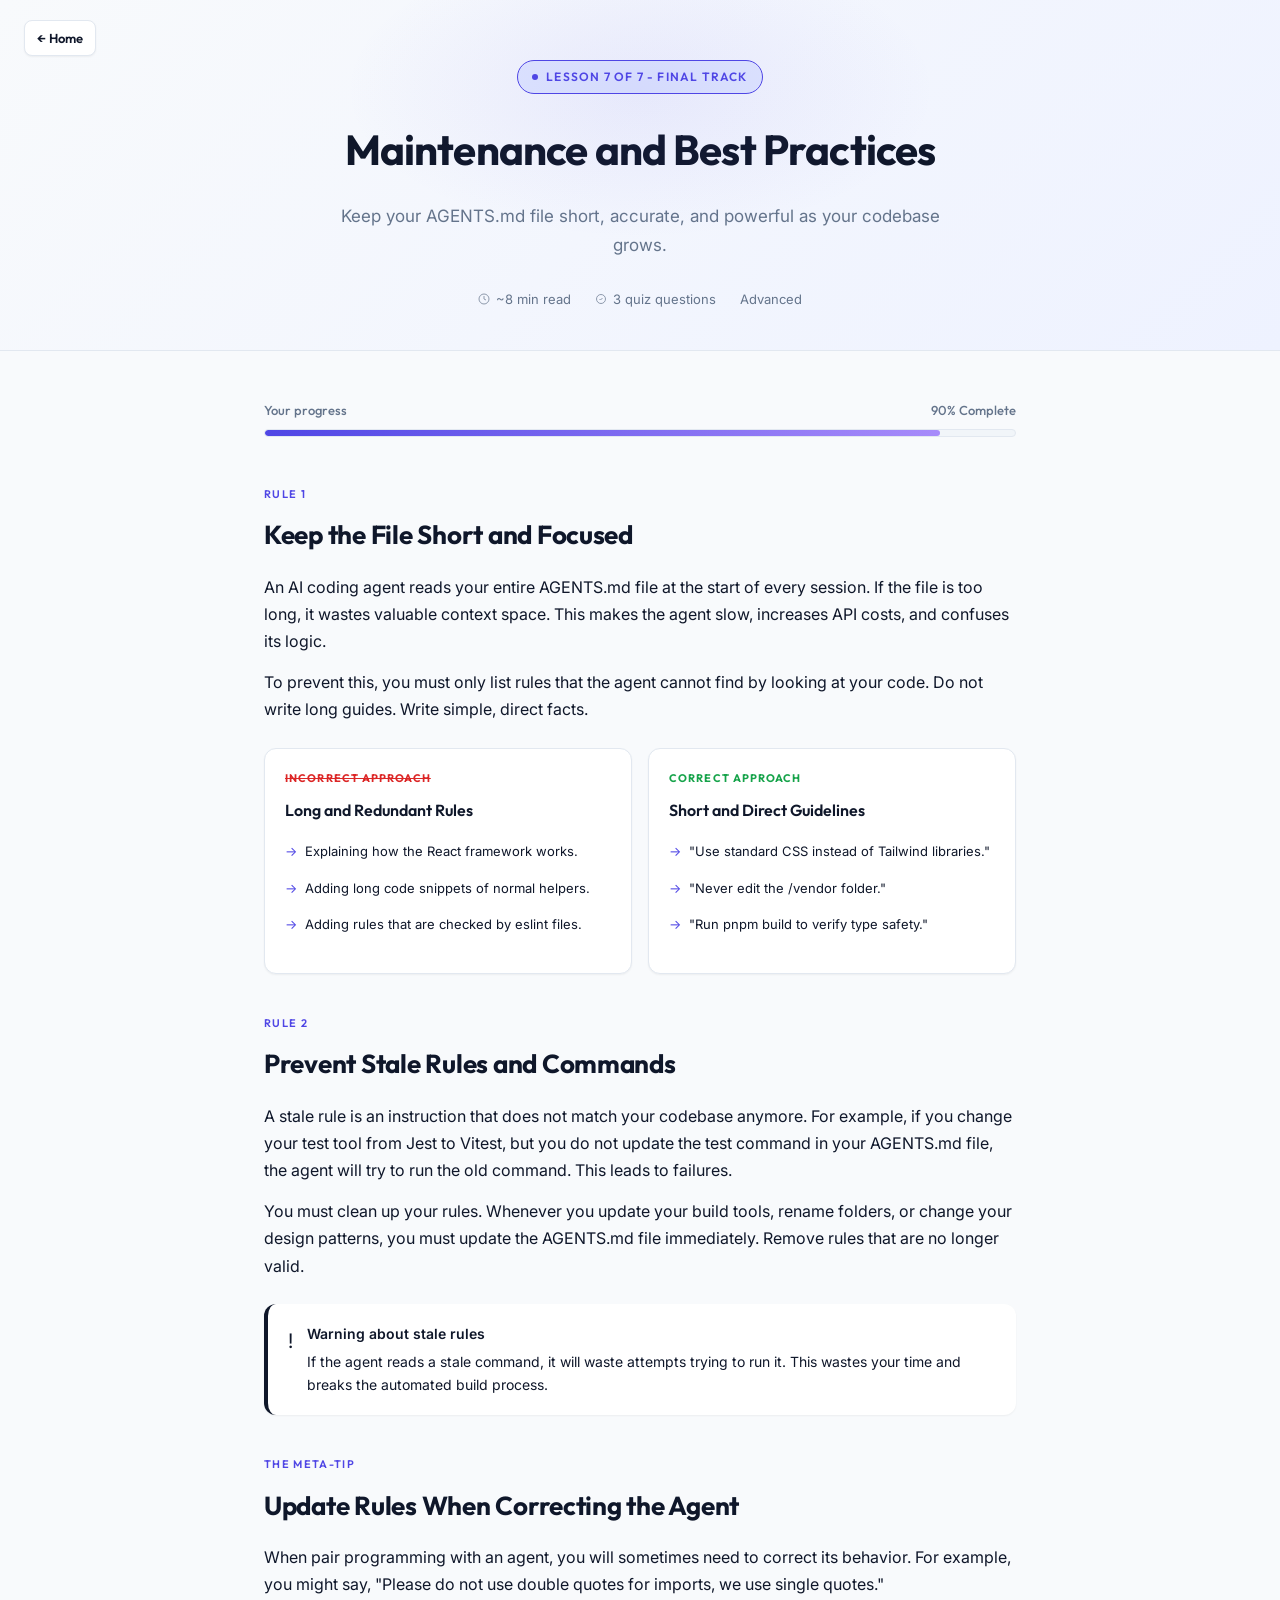
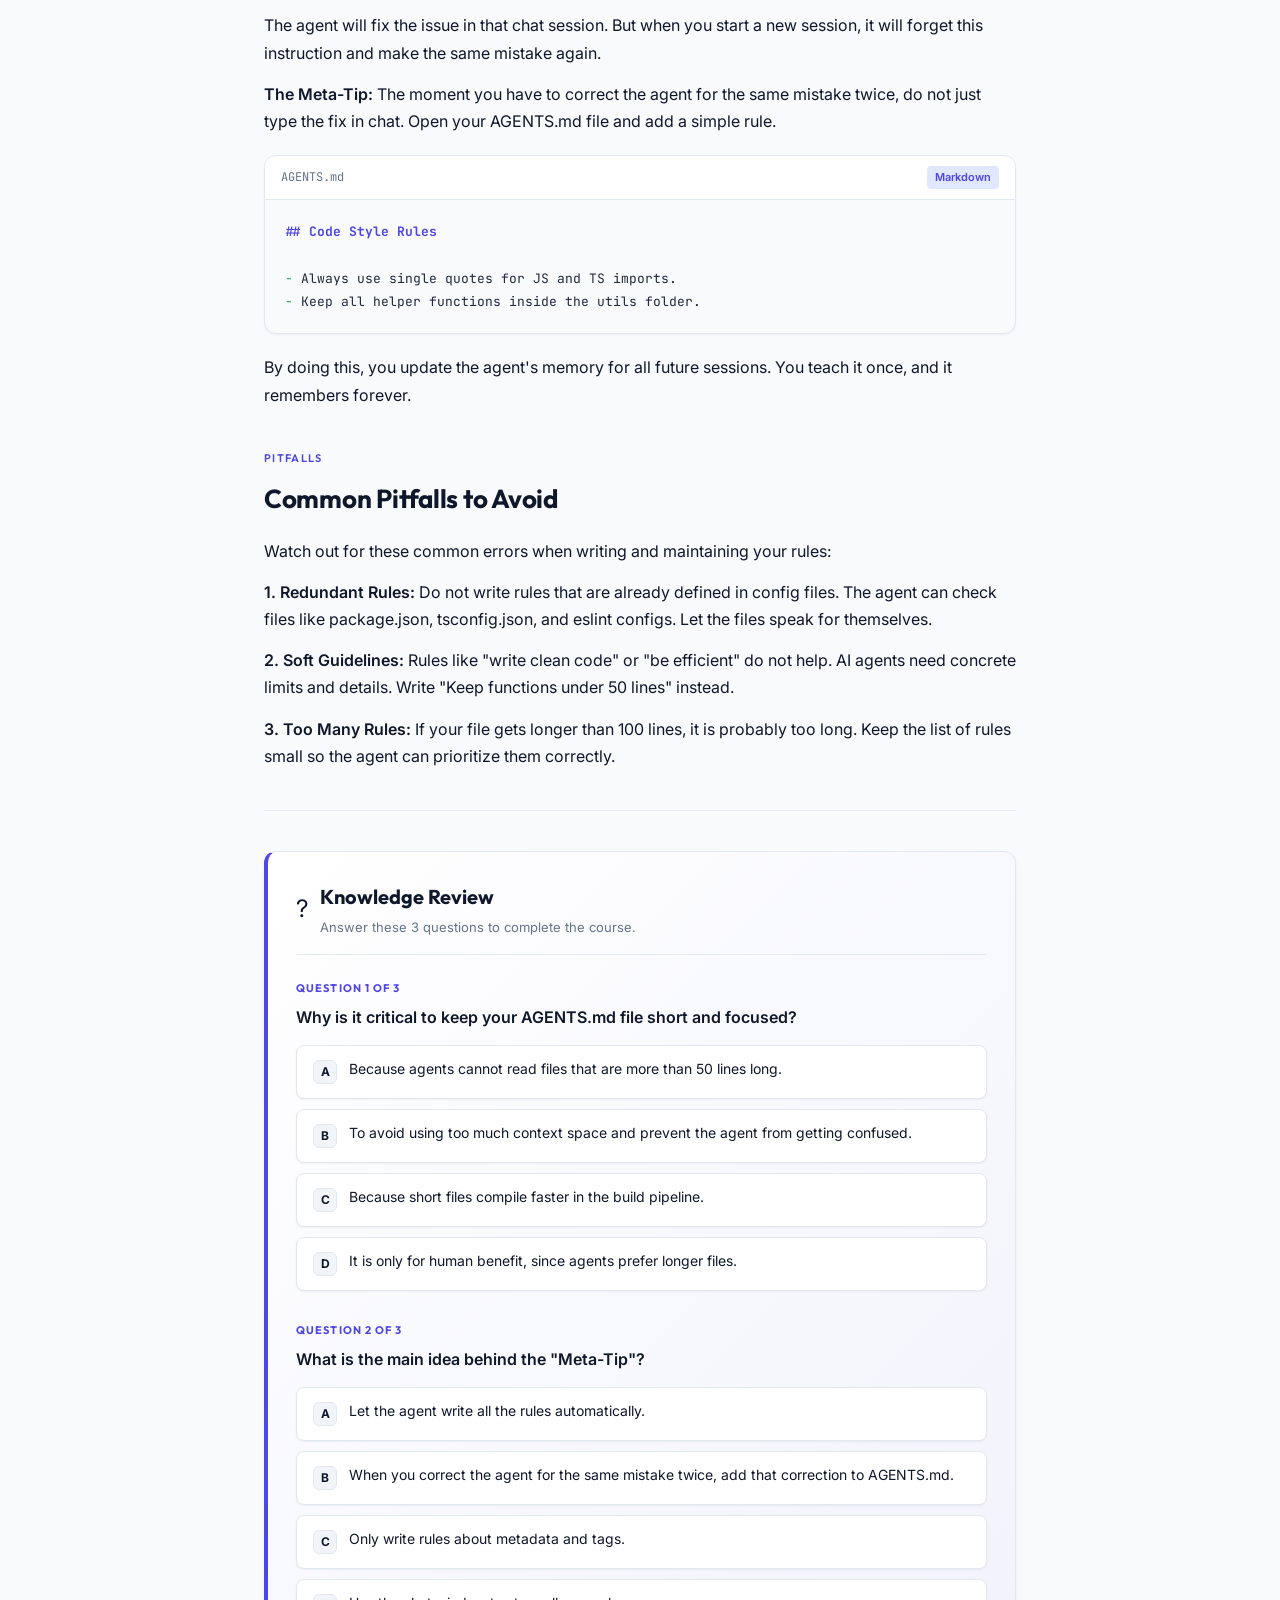
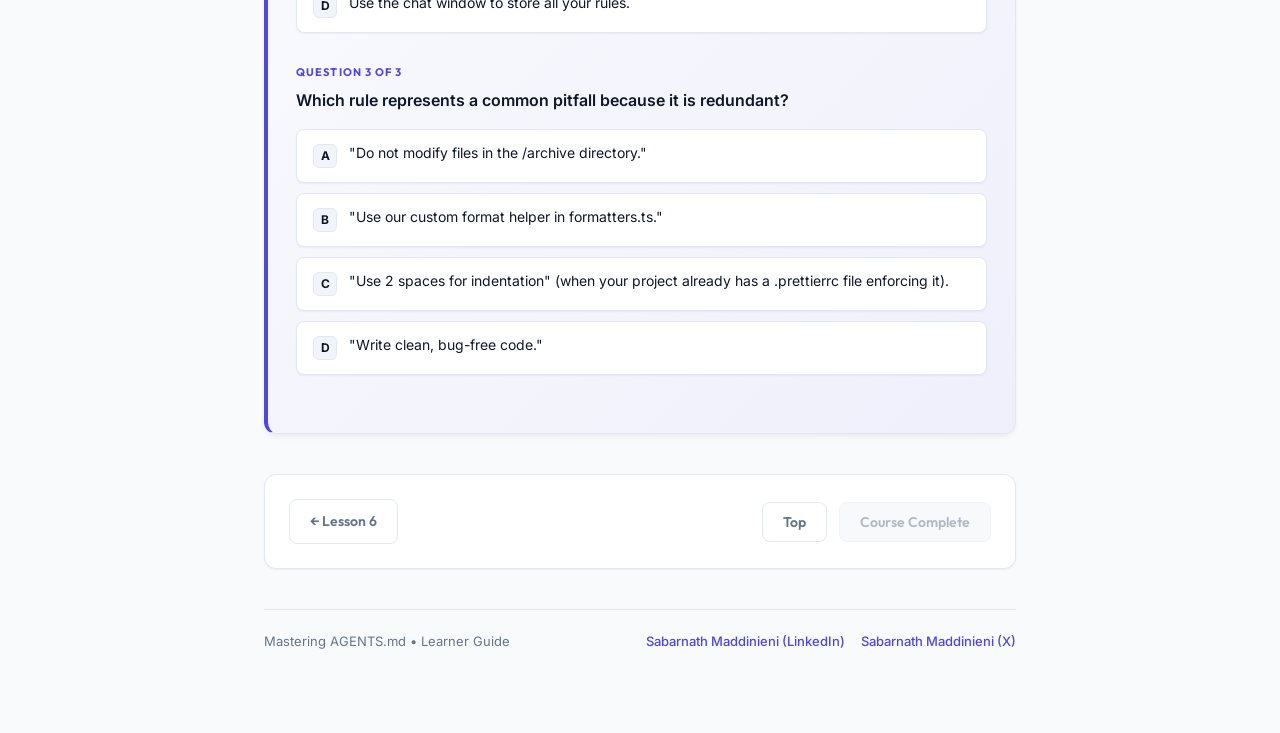
<file: lessons/0007-maintenance-and-best-practices.html>
<!DOCTYPE html>
<html lang="en">
<head>
  <meta charset="UTF-8" />
  <meta name="viewport" content="width=device-width, initial-scale=1.0" />
  <title>Lesson 7: Maintenance and Best Practices - Keep Your AGENTS.md Clean</title>
  <meta name="description" content="Learn how to maintain your AGENTS.md file, keep it short, prevent stale rules, use the Meta-Tip, and avoid common pitfalls. Lesson 7 of 7." />
    <link rel="preconnect" href="https://fonts.googleapis.com" />
  <link rel="preconnect" href="https://fonts.gstatic.com" crossorigin />
  <link href="https://fonts.googleapis.com/css2?family=Inter:wght@300;400;500;600;700&family=Outfit:wght@400;500;600;700;800&family=JetBrains+Mono:wght@400;500;600&display=swap" rel="stylesheet" />
  <link rel="stylesheet" href="style.css" />
</head>
<body>

<header>
  <a href="../index.html" class="home-btn">&larr; Home</a>
  <div class="lesson-badge"><span class="dot"></span>Lesson 7 of 7 - Final Track</div>
  <h1>Maintenance and Best Practices</h1>
  <p class="subtitle">Keep your AGENTS.md file short, accurate, and powerful as your codebase grows.</p>
  <div class="meta-row">
    <span class="meta-chip">
      <svg width="12" height="12" fill="none" stroke="currentColor" stroke-width="2" viewBox="0 0 24 24"><circle cx="12" cy="12" r="10"/><path d="M12 6v6l4 2"/></svg>
      ~8 min read
    </span>
    <span class="meta-chip">
      <svg width="12" height="12" fill="none" stroke="currentColor" stroke-width="2" viewBox="0 0 24 24"><path d="M9 12l2 2 4-4m6 2a9 9 0 11-18 0 9 9 0 0118 0z"/></svg>
      3 quiz questions
    </span>
    <span class="meta-chip">
      Advanced
    </span>
  </div>
</header>

<main>

  <div class="progress-container">
    <div class="progress-label">
      <span>Your progress</span>
      <span id="progressPercent">90% Complete</span>
    </div>
    <div class="progress-bar"><div class="progress-fill" style="width: 90%;" id="progressBar"></div></div>
  </div>

  <!-- SECTION 1: KEEP IT SHORT -->
  <div class="section">
    <div class="section-label">Rule 1</div>
    <h2>Keep the File Short and Focused</h2>
    <p>
      An AI coding agent reads your entire AGENTS.md file at the start of every session. If the file is too long, it wastes valuable context space. This makes the agent slow, increases API costs, and confuses its logic.
    </p>
    <p>
      To prevent this, you must only list rules that the agent cannot find by looking at your code. Do not write long guides. Write simple, direct facts.
    </p>
    
    <div class="compare-grid">
      <div class="compare-card bad">
        <div class="card-tag">Incorrect Approach</div>
        <h4>Long and Redundant Rules</h4>
        <ul>
          <li>Explaining how the React framework works.</li>
          <li>Adding long code snippets of normal helpers.</li>
          <li>Adding rules that are checked by eslint files.</li>
        </ul>
      </div>
      <div class="compare-card good">
        <div class="card-tag">Correct Approach</div>
        <h4>Short and Direct Guidelines</h4>
        <ul>
          <li>"Use standard CSS instead of Tailwind libraries."</li>
          <li>"Never edit the /vendor folder."</li>
          <li>"Run pnpm build to verify type safety."</li>
        </ul>
      </div>
    </div>
  </div>

  <!-- SECTION 2: PREVENT STALE RULES -->
  <div class="section">
    <div class="section-label">Rule 2</div>
    <h2>Prevent Stale Rules and Commands</h2>
    <p>
      A stale rule is an instruction that does not match your codebase anymore. For example, if you change your test tool from Jest to Vitest, but you do not update the test command in your AGENTS.md file, the agent will try to run the old command. This leads to failures.
    </p>
    <p>
      You must clean up your rules. Whenever you update your build tools, rename folders, or change your design patterns, you must update the AGENTS.md file immediately. Remove rules that are no longer valid.
    </p>

    <div class="callout">
      <div class="callout-icon">!</div>
      <div class="callout-body">
        <strong>Warning about stale rules</strong>
        <p>If the agent reads a stale command, it will waste attempts trying to run it. This wastes your time and breaks the automated build process.</p>
      </div>
    </div>
  </div>

  <!-- SECTION 3: THE META-TIP -->
  <div class="section">
    <div class="section-label">The Meta-Tip</div>
    <h2>Update Rules When Correcting the Agent</h2>
    <p>
      When pair programming with an agent, you will sometimes need to correct its behavior. For example, you might say, "Please do not use double quotes for imports, we use single quotes."
    </p>
    <p>
      The agent will fix the issue in that chat session. But when you start a new session, it will forget this instruction and make the same mistake again.
    </p>
    <p>
      <strong>The Meta-Tip:</strong> The moment you have to correct the agent for the same mistake twice, do not just type the fix in chat. Open your AGENTS.md file and add a simple rule.
    </p>
    
    <div class="code-block">
      <div class="code-header">
        <span class="code-filename">AGENTS.md</span>
        <span class="code-lang">Markdown</span>
      </div>
      <pre><span class="token-heading">## Code Style Rules</span>

<span class="token-bullet">-</span> Always use single quotes for JS and TS imports.
<span class="token-bullet">-</span> Keep all helper functions inside the utils folder.</pre>
    </div>
    
    <p>
      By doing this, you update the agent's memory for all future sessions. You teach it once, and it remembers forever.
    </p>
  </div>

  <!-- SECTION 4: COMMON PITFALLS -->
  <div class="section">
    <div class="section-label">Pitfalls</div>
    <h2>Common Pitfalls to Avoid</h2>
    <p>
      Watch out for these common errors when writing and maintaining your rules:
    </p>
    <p>
      <strong>1. Redundant Rules:</strong> Do not write rules that are already defined in config files. The agent can check files like package.json, tsconfig.json, and eslint configs. Let the files speak for themselves.
    </p>
    <p>
      <strong>2. Soft Guidelines:</strong> Rules like "write clean code" or "be efficient" do not help. AI agents need concrete limits and details. Write "Keep functions under 50 lines" instead.
    </p>
    <p>
      <strong>3. Too Many Rules:</strong> If your file gets longer than 100 lines, it is probably too long. Keep the list of rules small so the agent can prioritize them correctly.
    </p>
  </div>

  <hr />

  <!-- QUIZ -->
  <div class="quiz" id="quiz">
    <div class="quiz-header">
      <div class="quiz-icon">?</div>
      <div>
        <div class="quiz-title">Knowledge Review</div>
        <div class="quiz-subtitle">Answer these 3 questions to complete the course.</div>
      </div>
    </div>

    <!-- Q1 -->
    <div class="quiz-question" id="q1">
      <div class="quiz-number">Question 1 of 3</div>
      <p>Why is it critical to keep your AGENTS.md file short and focused?</p>
      <div class="options">
        <button class="option" onclick="answer(this,'q1','wrong')" data-q="q1">
          <span class="option-letter">A</span>
          Because agents cannot read files that are more than 50 lines long.
        </button>
        <button class="option" onclick="answer(this,'q1','correct')" data-q="q1">
          <span class="option-letter">B</span>
          To avoid using too much context space and prevent the agent from getting confused.
        </button>
        <button class="option" onclick="answer(this,'q1','wrong')" data-q="q1">
          <span class="option-letter">C</span>
          Because short files compile faster in the build pipeline.
        </button>
        <button class="option" onclick="answer(this,'q1','wrong')" data-q="q1">
          <span class="option-letter">D</span>
          It is only for human benefit, since agents prefer longer files.
        </button>
      </div>
      <div class="feedback correct" id="q1-correct">
        [CORRECT] Yes! A short file saves context space and keeps the agent focused on your unique rules.
      </div>
      <div class="feedback wrong" id="q1-wrong">
        [INCORRECT] No. Agents can read long files, but they get confused more easily and it wastes context space. Keep it short.
      </div>
    </div>

    <!-- Q2 -->
    <div class="quiz-question" id="q2">
      <div class="quiz-number">Question 2 of 3</div>
      <p>What is the main idea behind the "Meta-Tip"?</p>
      <div class="options">
        <button class="option" onclick="answer(this,'q2','wrong')" data-q="q2">
          <span class="option-letter">A</span>
          Let the agent write all the rules automatically.
        </button>
        <button class="option" onclick="answer(this,'q2','correct')" data-q="q2">
          <span class="option-letter">B</span>
          When you correct the agent for the same mistake twice, add that correction to AGENTS.md.
        </button>
        <button class="option" onclick="answer(this,'q2','wrong')" data-q="q2">
          <span class="option-letter">C</span>
          Only write rules about metadata and tags.
        </button>
        <button class="option" onclick="answer(this,'q2','wrong')" data-q="q2">
          <span class="option-letter">D</span>
          Use the chat window to store all your rules.
        </button>
      </div>
      <div class="feedback correct" id="q2-correct">
        [CORRECT] Correct! Adding repeated chat corrections to AGENTS.md prevents the agent from making them again in new sessions.
      </div>
      <div class="feedback wrong" id="q2-wrong">
        [INCORRECT] Incorrect. The Meta-Tip says you should write rules in AGENTS.md for any mistakes you find yourself correcting more than once.
      </div>
    </div>

    <!-- Q3 -->
    <div class="quiz-question" id="q3">
      <div class="quiz-number">Question 3 of 3</div>
      <p>Which rule represents a common pitfall because it is redundant?</p>
      <div class="options">
        <button class="option" onclick="answer(this,'q3','wrong')" data-q="q3">
          <span class="option-letter">A</span>
          "Do not modify files in the /archive directory."
        </button>
        <button class="option" onclick="manual_check(this,'q3','wrong')">
          <span class="option-letter">B</span>
          "Use our custom format helper in formatters.ts."
        </button>
        <button class="option" onclick="answer(this,'q3','correct')" data-q="q3">
          <span class="option-letter">C</span>
          "Use 2 spaces for indentation" (when your project already has a .prettierrc file enforcing it).
        </button>
        <button class="option" onclick="answer(this,'q3','wrong')" data-q="q3">
          <span class="option-letter">D</span>
          "Write clean, bug-free code."
        </button>
      </div>
      <div class="feedback correct" id="q3-correct">
        [CORRECT] Correct! If a rule is already enforced by a tool like Prettier or ESLint, do not repeat it in AGENTS.md. The agent can read config files.
      </div>
      <div class="feedback wrong" id="q3-wrong">
        [INCORRECT] Incorrect. If a rule is already enforced by config files (like Prettier), it is redundant to add it to AGENTS.md.
      </div>
    </div>

    <div id="score-display">
      <div class="score-big" id="scoreNum">3/3</div>
      <p id="scoreMsg">Excellent job! You have mastered the rules of maintaining AGENTS.md.</p>
    </div>
  </div>

  <!-- NAVIGATION -->
  <div class="navigation-row">
    <div>
      <a href="0006-multi-agent-orchestration.html" class="btn btn-secondary">&larr; Lesson 6</a>
    </div>
    <div class="nav-group">
      <button class="btn btn-secondary" onclick="window.scrollTo({top:0,behavior:'smooth'})">Top</button>
      <button class="btn" id="btnNext" onclick="showCongratsModal()" disabled>Course Complete</button>
    </div>
  </div>

  <footer>
    <span>Mastering AGENTS.md &bull; Learner Guide</span>
    <div class="footer-links">
      <a href="https://www.linkedin.com/in/sabarnathmaddinieni/" target="_blank" rel="noopener noreferrer">Sabarnath Maddinieni (LinkedIn)</a>
      <a href="https://x.com/SabarnathX" target="_blank" rel="noopener noreferrer">Sabarnath Maddinieni (X)</a>
    </div>
  </footer>
</main>

<!-- CONGRATS MODAL -->
<div class="modal-overlay" id="congratsModal">
  <div class="modal">
    <h2>Course Complete!</h2>
    <div class="modal-line"></div>
    <p>Congratulations! You have finished all 7 lessons of the AGENTS.md beginner-to-pro course. You now know how to build, scale, and maintain agent-first codebases.</p>
    <ul>
      <li><span>Lesson 1: What is AGENTS.md</span> <span class="tag">Complete</span></li>
      <li><span>Lesson 2: Anatomy & Structure</span> <span class="tag">Complete</span></li>
      <li><span>Lesson 3: Your First AGENTS.md</span> <span class="tag">Complete</span></li>
      <li><span>Lesson 4: Monorepos & Hierarchy</span> <span class="tag">Complete</span></li>
      <li><span>Lesson 5: Advanced Custom Rules</span> <span class="tag">Complete</span></li>
      <li><span>Lesson 6: Multi-Agent Systems</span> <span class="tag">Complete</span></li>
      <li><span>Lesson 7: Best Practices</span> <span class="tag">Complete</span></li>
    </ul>
    <button class="btn-close" onclick="closeCongratsModal()">Finish</button>
  </div>
</div>

<script>
  let scores = {};
  let totalAnswered = 0;

  function answer(el, qId, result) {
    if (scores[qId] !== undefined) return;
    scores[qId] = result === 'correct' ? 1 : 0;
    totalAnswered++;

    const allOptions = document.querySelectorAll(`[data-q="${qId}"]`);
    allOptions.forEach(opt => {
      if (opt !== el) opt.classList.add('dimmed');
    });

    el.classList.add(result);
    document.getElementById(`${qId}-${result}`).classList.add('show');

    // Calculate progress: starts at 90%, goes to 100% on 3rd answer.
    const bar = document.getElementById('progressBar');
    const label = document.getElementById('progressPercent');
    
    if (totalAnswered === 1) {
      bar.style.width = '93.3%';
      label.textContent = '93% Complete';
    } else if (totalAnswered === 2) {
      bar.style.width = '96.6%';
      label.textContent = '96% Complete';
    } else if (totalAnswered === 3) {
      bar.style.width = '100%';
      label.textContent = '100% Complete';
      
      // Enable the Course Complete button
      const btnNext = document.getElementById('btnNext');
      btnNext.removeAttribute('disabled');
      
      showScore();
    }
  }

  // Backwards compatibility helper for typo in onclick handler
  function manual_check(el, qId, result) {
    answer(el, qId, result);
  }

  function showScore() {
    const total = Object.values(scores).reduce((a,b)=>a+b, 0);
    const display = document.getElementById('score-display');
    const num = document.getElementById('scoreNum');
    const msg = document.getElementById('scoreMsg');

    num.textContent = total + '/3';
    if (total === 3) {
      msg.textContent = 'Perfect score! You are ready to manage your project rules. Click "Course Complete" below.';
    } else if (total >= 2) {
      msg.textContent = 'Good effort. Review the rules you missed, then finish the course.';
    } else {
      msg.textContent = 'Please review the concepts and try again.';
    }

    display.classList.add('show');
    display.scrollIntoView({ behavior: 'smooth', block: 'nearest' });
  }

  function showCongratsModal() {
    document.getElementById('congratsModal').style.display = 'flex';
  }

  function closeCongratsModal() {
    document.getElementById('congratsModal').style.display = 'none';
  }
</script>
</body>
</html>
</file>
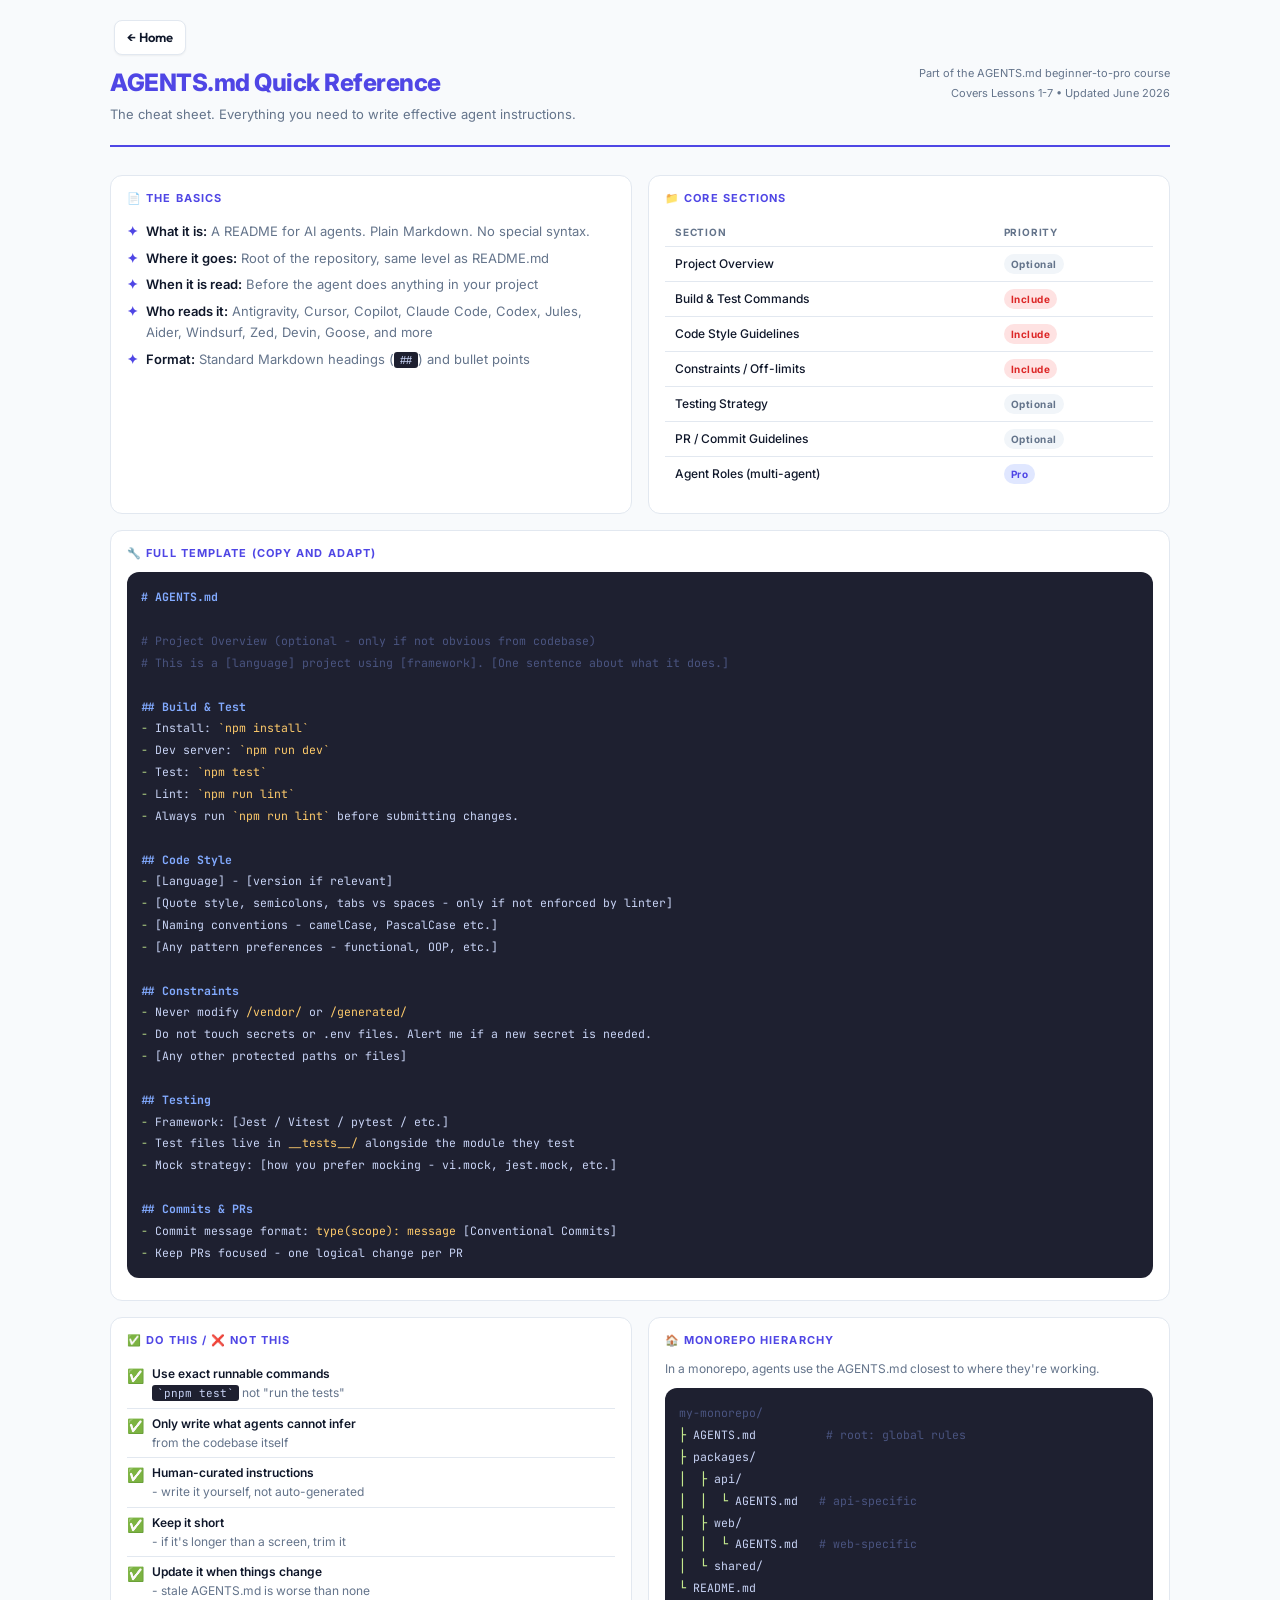
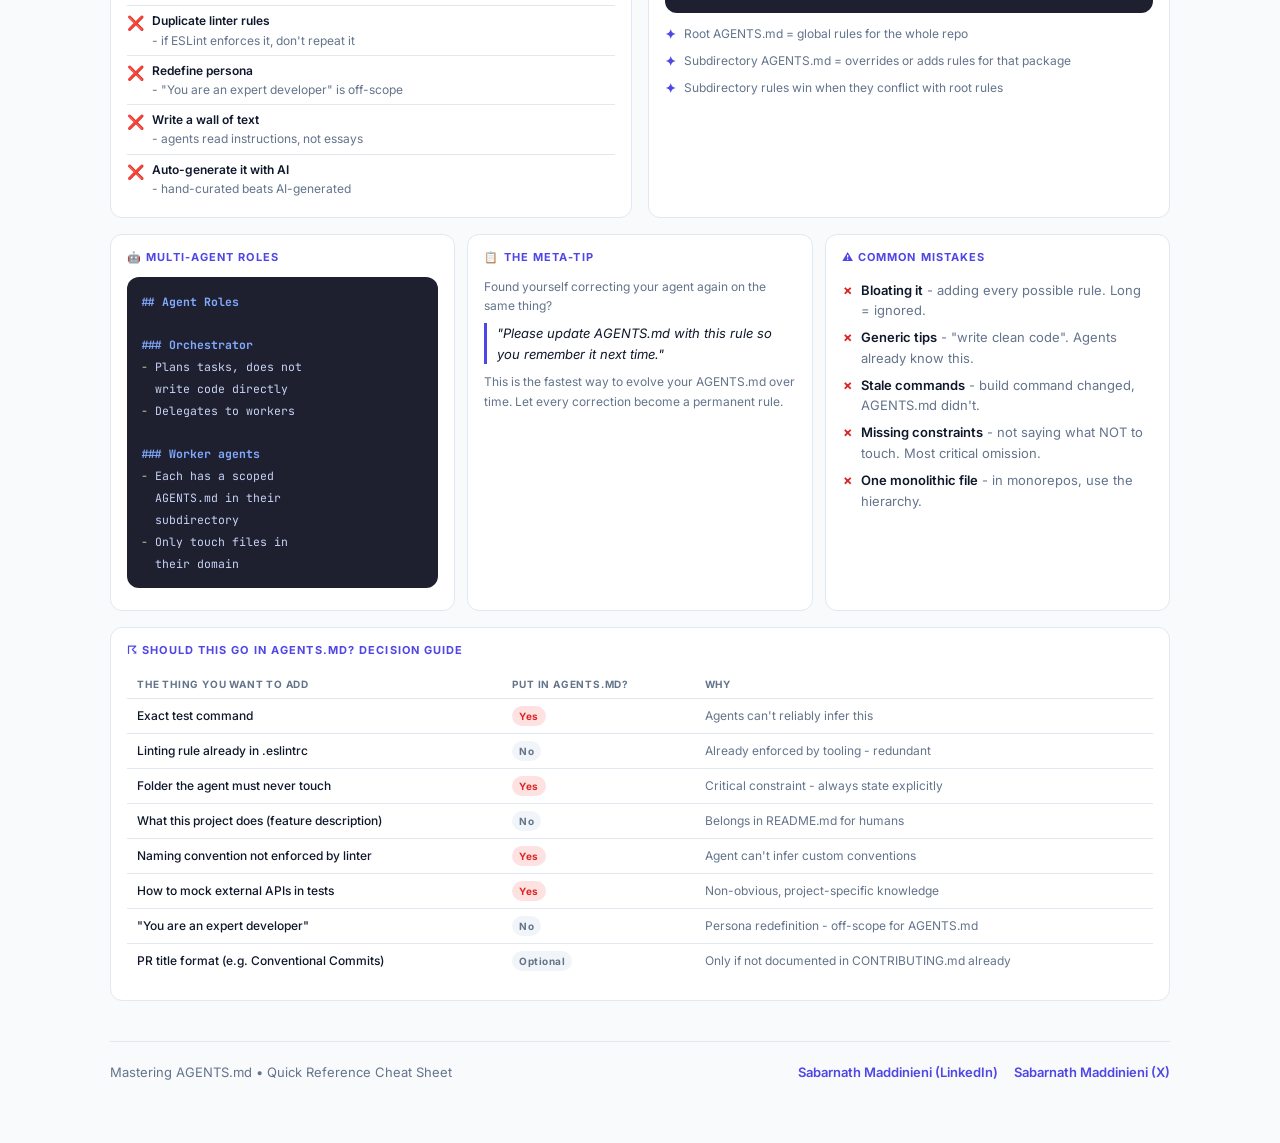
<file: reference/agents-md-cheat-sheet.html>
<!DOCTYPE html>
<html lang="en">
<head>
  <meta charset="UTF-8" />
  <meta name="viewport" content="width=device-width, initial-scale=1.0" />
  <title>AGENTS.md Quick Reference</title>
  <meta name="description" content="A concise cheat sheet for writing effective AGENTS.md files. Covers structure, sections, dos and don'ts, and monorepo patterns." />
  <link rel="preconnect" href="https://fonts.googleapis.com" />
  <link rel="preconnect" href="https://fonts.gstatic.com" crossorigin />
  <link href="https://fonts.googleapis.com/css2?family=Inter:wght@300;400;500;600;700&family=Outfit:wght@400;500;600;700;800&family=JetBrains+Mono:wght@400;500;600&display=swap" rel="stylesheet" />
  <style>
    :root {
      --bg: #f8fafc;
      --surface: #ffffff;
      --surface2: #f1f5f9;
      --border: #e2e8f0;
      --text: #0f172a;
      --muted: #64748b;
      --accent: #4f46e5;
      --accent-soft: #e0e7ff;
      --accent-glow: rgba(79, 70, 229, 0.06);
      --green: #16a34a;
      --green-soft: #dcfce7;
      --red: #dc2626;
      --red-soft: #fee2e2;
      --yellow: #ca8a04;
      --yellow-soft: #fef9c3;
      --code-bg: #1e2030;
      --code-fg: #c8d3f5;
      --radius: 12px;
      --shadow-sm: 0 1px 2px 0 rgba(0, 0, 0, 0.05);
      --shadow-md: 0 4px 6px -1px rgba(0, 0, 0, 0.05), 0 2px 4px -1px rgba(0, 0, 0, 0.02);
      --shadow-lg: 0 10px 15px -3px rgba(0, 0, 0, 0.05), 0 4px 6px -2px rgba(0, 0, 0, 0.02);
    }
    @media print {
      body { font-size: 11px; }
      .no-print { display: none; }
      .grid-2 { grid-template-columns: 1fr 1fr; }
    }
    * { box-sizing: border-box; margin: 0; padding: 0; }
    body {
      background: var(--bg);
      color: var(--text);
      font-family: 'Inter', sans-serif;
      font-size: 14px;
      line-height: 1.6;
      max-width: 1100px;
      margin: 0 auto;
      padding: 64px 20px 60px;
      position: relative;
    }
    header {
      display: flex;
      align-items: flex-start;
      justify-content: space-between;
      flex-wrap: wrap;
      gap: 12px;
      margin-bottom: 28px;
      padding-bottom: 20px;
      border-bottom: 2px solid var(--accent);
    }
    .header-title h1 { font-size: 24px; font-weight: 800; color: var(--accent); letter-spacing: -0.02em; }
    .header-title p { font-size: 13px; color: var(--muted); margin-top: 2px; }
    .header-meta { font-size: 11px; color: var(--muted); text-align: right; line-height: 1.8; }
    .grid-2 {
      display: grid;
      grid-template-columns: 1fr 1fr;
      gap: 16px;
      margin-bottom: 16px;
    }
    @media (max-width: 680px) { .grid-2 { grid-template-columns: 1fr; } }
    .grid-3 {
      display: grid;
      grid-template-columns: repeat(3, 1fr);
      gap: 12px;
      margin-bottom: 16px;
    }
    @media (max-width: 680px) { .grid-3 { grid-template-columns: 1fr; } }
    .card {
      background: var(--surface);
      border: 1px solid var(--border);
      border-radius: var(--radius);
      padding: 14px 16px;
    }
    .card-title {
      font-size: 11px;
      font-weight: 700;
      letter-spacing: 0.1em;
      text-transform: uppercase;
      color: var(--accent);
      margin-bottom: 10px;
      display: flex;
      align-items: center;
      gap: 6px;
    }
    h2 {
      font-size: 13px;
      font-weight: 700;
      color: var(--text);
      margin: 16px 0 8px;
      letter-spacing: -0.01em;
    }
    ul, ol { padding-left: 0; list-style: none; }
    li {
      display: flex;
      gap: 8px;
      align-items: flex-start;
      font-size: 13px;
      color: var(--muted);
      padding: 3px 0;
    }
    li .bullet { flex-shrink: 0; font-weight: 700; }
    li .bullet.go { color: var(--green); }
    li .bullet.no { color: var(--red); }
    li .bullet.dot { color: var(--accent); }
    strong { color: var(--text); font-weight: 600; }
    code {
      font-family: 'JetBrains Mono', monospace;
      font-size: 11px;
      background: var(--code-bg);
      color: var(--code-fg);
      padding: 1px 5px;
      border-radius: 3px;
    }
    .code-block {
      background: var(--code-bg);
      border-radius: var(--radius);
      padding: 14px;
      margin: 8px 0;
    }
    pre {
      font-family: 'JetBrains Mono', monospace;
      font-size: 11.5px;
      line-height: 1.9;
      color: var(--code-fg);
      overflow-x: auto;
    }
    .hl-heading { color: #82aaff; font-weight: 700; }
    .hl-bullet { color: #c3e88d; }
    .hl-code { color: #ffcb6b; }
    .hl-comment { color: #4a5480; }
    .hl-string { color: #c3e88d; }
    table {
      width: 100%;
      border-collapse: collapse;
      font-size: 12px;
      margin: 8px 0;
    }
    th {
      text-align: left;
      font-size: 10px;
      font-weight: 700;
      letter-spacing: 0.08em;
      text-transform: uppercase;
      color: var(--muted);
      padding: 6px 10px;
      border-bottom: 1px solid var(--border);
    }
    td {
      padding: 7px 10px;
      border-bottom: 1px solid var(--border);
      color: var(--muted);
      vertical-align: top;
    }
    td:first-child { color: var(--text); font-weight: 500; }
    tr:last-child td { border-bottom: none; }
    tr:hover td { background: var(--surface2); }
    .badge {
      display: inline-block;
      font-size: 10px;
      font-weight: 700;
      padding: 2px 7px;
      border-radius: 100px;
      letter-spacing: 0.05em;
    }
    .badge-required { background: var(--red-soft); color: var(--red); }
    .badge-optional { background: var(--surface2); color: var(--muted); }
    .badge-pro { background: var(--accent-soft); color: var(--accent); }
    .rule-row {
      display: flex;
      gap: 8px;
      padding: 5px 0;
      border-bottom: 1px solid var(--border);
      font-size: 12px;
      align-items: flex-start;
    }
    .rule-row:last-child { border-bottom: none; }
    .rule-icon { font-size: 14px; flex-shrink: 0; margin-top: 1px; }
    .rule-text { color: var(--muted); }
    .rule-text strong { color: var(--text); display: block; }
    .home-btn {
      position: absolute;
      top: 20px;
      left: 24px;
      display: inline-flex;
      align-items: center;
      gap: 6px;
      background: var(--surface);
      border: 1px solid var(--border);
      color: var(--text);
      font-family: 'Outfit', sans-serif;
      font-size: 13px;
      font-weight: 600;
      padding: 6px 12px;
      border-radius: 8px;
      text-decoration: none;
      transition: all 0.2s ease;
      box-shadow: var(--shadow-sm);
      z-index: 10;
    }
    .home-btn:hover {
      border-color: var(--accent);
      color: var(--accent);
      background: var(--accent-glow);
      transform: translateY(-1px);
    }
    .footer {
      margin-top: 40px;
      padding-top: 20px;
      border-top: 1px solid var(--border);
      display: flex;
      justify-content: space-between;
      align-items: center;
      flex-wrap: wrap;
      gap: 12px;
      font-size: 13px;
      color: var(--muted);
    }
    .footer-links {
      display: flex;
      gap: 16px;
    }
    .lesson-link {
      color: var(--accent);
      text-decoration: none;
      font-weight: 600;
      transition: color 0.2s ease;
    }
    .lesson-link:hover {
      color: var(--text);
      text-decoration: underline;
    }
  </style>
</head>
<body>

<a href="../index.html" class="home-btn">&larr; Home</a>

<header>
  <div class="header-title">
    <h1>AGENTS.md Quick Reference</h1>
    <p>The cheat sheet. Everything you need to write effective agent instructions.</p>
  </div>
  <div class="header-meta">
    Part of the AGENTS.md beginner-to-pro course<br/>
    Covers Lessons 1-7 &bull; Updated June 2026
  </div>
</header>

<!-- ROW 1 -->
<div class="grid-2">

  <!-- The Basics -->
  <div class="card">
    <div class="card-title">&#128196; The Basics</div>
    <ul>
      <li><span class="bullet dot">&#10022;</span><span><strong>What it is:</strong> A README for AI agents. Plain Markdown. No special syntax.</span></li>
      <li><span class="bullet dot">&#10022;</span><span><strong>Where it goes:</strong> Root of the repository, same level as README.md</span></li>
      <li><span class="bullet dot">&#10022;</span><span><strong>When it is read:</strong> Before the agent does anything in your project</span></li>
      <li><span class="bullet dot">&#10022;</span><span><strong>Who reads it:</strong> Antigravity, Cursor, Copilot, Claude Code, Codex, Jules, Aider, Windsurf, Zed, Devin, Goose, and more</span></li>
      <li><span class="bullet dot">&#10022;</span><span><strong>Format:</strong> Standard Markdown headings (<code>##</code>) and bullet points</span></li>
    </ul>
  </div>

  <!-- Core Sections -->
  <div class="card">
    <div class="card-title">&#128193; Core Sections</div>
    <table>
      <thead>
        <tr><th>Section</th><th>Priority</th></tr>
      </thead>
      <tbody>
        <tr><td>Project Overview</td><td><span class="badge badge-optional">Optional</span></td></tr>
        <tr><td>Build &amp; Test Commands</td><td><span class="badge badge-required">Include</span></td></tr>
        <tr><td>Code Style Guidelines</td><td><span class="badge badge-required">Include</span></td></tr>
        <tr><td>Constraints / Off-limits</td><td><span class="badge badge-required">Include</span></td></tr>
        <tr><td>Testing Strategy</td><td><span class="badge badge-optional">Optional</span></td></tr>
        <tr><td>PR / Commit Guidelines</td><td><span class="badge badge-optional">Optional</span></td></tr>
        <tr><td>Agent Roles (multi-agent)</td><td><span class="badge badge-pro">Pro</span></td></tr>
      </tbody>
    </table>
  </div>

</div>

<!-- FULL TEMPLATE -->
<div class="card" style="margin-bottom:16px">
  <div class="card-title">&#128295; Full Template (copy and adapt)</div>
  <div class="code-block">
    <pre><span class="hl-heading"># AGENTS.md</span>

<span class="hl-comment"># Project Overview (optional - only if not obvious from codebase)</span>
<span class="hl-comment"># This is a [language] project using [framework]. [One sentence about what it does.]</span>

<span class="hl-heading">## Build &amp; Test</span>
<span class="hl-bullet">-</span> Install: <span class="hl-code">`npm install`</span>
<span class="hl-bullet">-</span> Dev server: <span class="hl-code">`npm run dev`</span>
<span class="hl-bullet">-</span> Test: <span class="hl-code">`npm test`</span>
<span class="hl-bullet">-</span> Lint: <span class="hl-code">`npm run lint`</span>
<span class="hl-bullet">-</span> Always run <span class="hl-code">`npm run lint`</span> before submitting changes.

<span class="hl-heading">## Code Style</span>
<span class="hl-bullet">-</span> [Language] - [version if relevant]
<span class="hl-bullet">-</span> [Quote style, semicolons, tabs vs spaces - only if not enforced by linter]
<span class="hl-bullet">-</span> [Naming conventions - camelCase, PascalCase etc.]
<span class="hl-bullet">-</span> [Any pattern preferences - functional, OOP, etc.]

<span class="hl-heading">## Constraints</span>
<span class="hl-bullet">-</span> Never modify <span class="hl-code">/vendor/</span> or <span class="hl-code">/generated/</span>
<span class="hl-bullet">-</span> Do not touch secrets or .env files. Alert me if a new secret is needed.
<span class="hl-bullet">-</span> [Any other protected paths or files]

<span class="hl-heading">## Testing</span>
<span class="hl-bullet">-</span> Framework: [Jest / Vitest / pytest / etc.]
<span class="hl-bullet">-</span> Test files live in <span class="hl-code">__tests__/</span> alongside the module they test
<span class="hl-bullet">-</span> Mock strategy: [how you prefer mocking - vi.mock, jest.mock, etc.]

<span class="hl-heading">## Commits &amp; PRs</span>
<span class="hl-bullet">-</span> Commit message format: <span class="hl-code">type(scope): message</span> [Conventional Commits]
<span class="hl-bullet">-</span> Keep PRs focused - one logical change per PR</pre>
  </div>
</div>

<!-- ROW 2 -->
<div class="grid-2">

  <!-- Do / Don't -->
  <div class="card">
    <div class="card-title">&#9989; Do This / &#10060; Not This</div>
    <div class="rule-row">
      <div class="rule-icon">&#9989;</div>
      <div class="rule-text"><strong>Use exact runnable commands</strong> <code>`pnpm test`</code> not "run the tests"</div>
    </div>
    <div class="rule-row">
      <div class="rule-icon">&#9989;</div>
      <div class="rule-text"><strong>Only write what agents cannot infer</strong> from the codebase itself</div>
    </div>
    <div class="rule-row">
      <div class="rule-icon">&#9989;</div>
      <div class="rule-text"><strong>Human-curated instructions</strong> - write it yourself, not auto-generated</div>
    </div>
    <div class="rule-row">
      <div class="rule-icon">&#9989;</div>
      <div class="rule-text"><strong>Keep it short</strong> - if it's longer than a screen, trim it</div>
    </div>
    <div class="rule-row">
      <div class="rule-icon">&#9989;</div>
      <div class="rule-text"><strong>Update it when things change</strong> - stale AGENTS.md is worse than none</div>
    </div>
    <div class="rule-row">
      <div class="rule-icon">&#10060;</div>
      <div class="rule-text"><strong>Duplicate linter rules</strong> - if ESLint enforces it, don't repeat it</div>
    </div>
    <div class="rule-row">
      <div class="rule-icon">&#10060;</div>
      <div class="rule-text"><strong>Redefine persona</strong> - "You are an expert developer" is off-scope</div>
    </div>
    <div class="rule-row">
      <div class="rule-icon">&#10060;</div>
      <div class="rule-text"><strong>Write a wall of text</strong> - agents read instructions, not essays</div>
    </div>
    <div class="rule-row">
      <div class="rule-icon">&#10060;</div>
      <div class="rule-text"><strong>Auto-generate it with AI</strong> - hand-curated beats AI-generated</div>
    </div>
  </div>

  <!-- Monorepo Pattern -->
  <div class="card">
    <div class="card-title">&#127968; Monorepo Hierarchy</div>
    <p style="font-size:12px;color:var(--muted);margin-bottom:10px">In a monorepo, agents use the AGENTS.md closest to where they're working.</p>
    <div class="code-block">
      <pre><span class="hl-comment">my-monorepo/</span>
<span class="hl-bullet">&#9500;</span> AGENTS.md          <span class="hl-comment"># root: global rules</span>
<span class="hl-bullet">&#9500;</span> packages/
<span class="hl-bullet">&#9474;</span>  <span class="hl-bullet">&#9500;</span> api/
<span class="hl-bullet">&#9474;</span>  <span class="hl-bullet">&#9474;</span>  <span class="hl-bullet">&#9492;</span> AGENTS.md   <span class="hl-comment"># api-specific</span>
<span class="hl-bullet">&#9474;</span>  <span class="hl-bullet">&#9500;</span> web/
<span class="hl-bullet">&#9474;</span>  <span class="hl-bullet">&#9474;</span>  <span class="hl-bullet">&#9492;</span> AGENTS.md   <span class="hl-comment"># web-specific</span>
<span class="hl-bullet">&#9474;</span>  <span class="hl-bullet">&#9492;</span> shared/
<span class="hl-bullet">&#9492;</span> README.md</pre>
    </div>
    <ul style="margin-top:8px">
      <li><span class="bullet dot">&#10022;</span><span style="font-size:12px">Root AGENTS.md = global rules for the whole repo</span></li>
      <li><span class="bullet dot">&#10022;</span><span style="font-size:12px">Subdirectory AGENTS.md = overrides or adds rules for that package</span></li>
      <li><span class="bullet dot">&#10022;</span><span style="font-size:12px">Subdirectory rules win when they conflict with root rules</span></li>
    </ul>
  </div>

</div>

<!-- ROW 3 - Pro patterns -->
<div class="grid-3">

  <div class="card">
    <div class="card-title">&#129302; Multi-Agent Roles</div>
    <div class="code-block">
      <pre><span class="hl-heading">## Agent Roles</span>

<span class="hl-heading">### Orchestrator</span>
<span class="hl-bullet">-</span> Plans tasks, does not
  write code directly
<span class="hl-bullet">-</span> Delegates to workers

<span class="hl-heading">### Worker agents</span>
<span class="hl-bullet">-</span> Each has a scoped
  AGENTS.md in their
  subdirectory
<span class="hl-bullet">-</span> Only touch files in
  their domain</pre>
    </div>
  </div>

  <div class="card">
    <div class="card-title">&#128203; The Meta-Tip</div>
    <p style="font-size:12px;color:var(--muted);margin-bottom:8px">Found yourself correcting your agent again on the same thing?</p>
    <p style="font-size:13px;color:var(--text);font-style:italic;border-left:3px solid var(--accent);padding-left:10px;margin:8px 0">"Please update AGENTS.md with this rule so you remember it next time."</p>
    <p style="font-size:12px;color:var(--muted)">This is the fastest way to evolve your AGENTS.md over time. Let every correction become a permanent rule.</p>
  </div>

  <div class="card">
    <div class="card-title">&#9888;&#65039; Common Mistakes</div>
    <ul>
      <li><span class="bullet no">&#10007;</span><span><strong>Bloating it</strong> - adding every possible rule. Long = ignored.</span></li>
      <li><span class="bullet no">&#10007;</span><span><strong>Generic tips</strong> - "write clean code". Agents already know this.</span></li>
      <li><span class="bullet no">&#10007;</span><span><strong>Stale commands</strong> - build command changed, AGENTS.md didn't.</span></li>
      <li><span class="bullet no">&#10007;</span><span><strong>Missing constraints</strong> - not saying what NOT to touch. Most critical omission.</span></li>
      <li><span class="bullet no">&#10007;</span><span><strong>One monolithic file</strong> - in monorepos, use the hierarchy.</span></li>
    </ul>
  </div>

</div>

<!-- Section decision flowchart (text) -->
<div class="card" style="margin-bottom:16px">
  <div class="card-title">&#9736; Should This Go in AGENTS.md? Decision Guide</div>
  <table>
    <thead>
      <tr><th>The thing you want to add</th><th>Put in AGENTS.md?</th><th>Why</th></tr>
    </thead>
    <tbody>
      <tr><td>Exact test command</td><td><span class="badge badge-required">Yes</span></td><td>Agents can't reliably infer this</td></tr>
      <tr><td>Linting rule already in .eslintrc</td><td><span class="badge badge-optional">No</span></td><td>Already enforced by tooling - redundant</td></tr>
      <tr><td>Folder the agent must never touch</td><td><span class="badge badge-required">Yes</span></td><td>Critical constraint - always state explicitly</td></tr>
      <tr><td>What this project does (feature description)</td><td><span class="badge badge-optional">No</span></td><td>Belongs in README.md for humans</td></tr>
      <tr><td>Naming convention not enforced by linter</td><td><span class="badge badge-required">Yes</span></td><td>Agent can't infer custom conventions</td></tr>
      <tr><td>How to mock external APIs in tests</td><td><span class="badge badge-required">Yes</span></td><td>Non-obvious, project-specific knowledge</td></tr>
      <tr><td>"You are an expert developer"</td><td><span class="badge badge-optional">No</span></td><td>Persona redefinition - off-scope for AGENTS.md</td></tr>
      <tr><td>PR title format (e.g. Conventional Commits)</td><td><span class="badge badge-optional">Optional</span></td><td>Only if not documented in CONTRIBUTING.md already</td></tr>
    </tbody>
  </table>
</div>

<div class="footer">
  <span>Mastering AGENTS.md &bull; Quick Reference Cheat Sheet</span>
  <div class="footer-links">
    <a class="lesson-link" href="https://www.linkedin.com/in/sabarnathmaddinieni/" target="_blank" rel="noopener noreferrer">Sabarnath Maddinieni (LinkedIn)</a>
    <a class="lesson-link" href="https://x.com/SabarnathX" target="_blank" rel="noopener noreferrer">Sabarnath Maddinieni (X)</a>
  </div>
</div>

</body>
</html>
</file>
<file: lessons/style.css>
/* style.css - Premium Modern Light Theme for AGENTS.md Lessons */
@import url('https://fonts.googleapis.com/css2?family=Inter:wght@300;400;500;600;700&family=Outfit:wght@400;500;600;700;800&family=JetBrains+Mono:wght@400;500;600&display=swap');

:root {
  --bg: #f8fafc;
  --surface: #ffffff;
  --surface2: #f1f5f9;
  --border: #e2e8f0;
  --text: #0f172a;
  --muted: #64748b;
  --accent: #4f46e5;
  --accent-soft: #e0e7ff;
  --accent-glow: rgba(79, 70, 229, 0.06);
  --green: #16a34a;
  --green-soft: #dcfce7;
  --red: #dc2626;
  --red-soft: #fee2e2;
  --yellow: #ca8a04;
  --yellow-soft: #fef9c3;
  --radius: 12px;
  --shadow-sm: 0 1px 2px 0 rgba(0, 0, 0, 0.05);
  --shadow-md: 0 4px 6px -1px rgba(0, 0, 0, 0.05), 0 2px 4px -1px rgba(0, 0, 0, 0.02);
  --shadow-lg: 0 10px 15px -3px rgba(0, 0, 0, 0.05), 0 4px 6px -2px rgba(0, 0, 0, 0.02);
}

* {
  box-sizing: border-box;
  margin: 0;
  padding: 0;
}

body {
  background: var(--bg);
  color: var(--text);
  font-family: 'Inter', sans-serif;
  font-size: 16px;
  line-height: 1.7;
  min-height: 100vh;
}

/* -------- HEADER -------- */
header {
  background: linear-gradient(135deg, #f8fafc 0%, #eef2ff 100%);
  border-bottom: 1px solid var(--border);
  padding: 60px 24px 40px;
  text-align: center;
  position: relative;
  overflow: hidden;
}

header::before {
  content: '';
  position: absolute;
  top: -60px;
  left: 50%;
  transform: translateX(-50%);
  width: 600px;
  height: 300px;
  background: radial-gradient(ellipse at center, rgba(79, 70, 229, 0.08) 0%, transparent 70%);
  pointer-events: none;
}

.lesson-badge {
  display: inline-flex;
  align-items: center;
  gap: 8px;
  background: var(--accent-soft);
  border: 1px solid var(--accent);
  color: var(--accent);
  font-family: 'Outfit', sans-serif;
  font-size: 12px;
  font-weight: 600;
  letter-spacing: 0.1em;
  text-transform: uppercase;
  padding: 6px 14px;
  border-radius: 100px;
  margin-bottom: 20px;
}

.lesson-badge .dot {
  width: 6px;
  height: 6px;
  background: var(--accent);
  border-radius: 50%;
  animation: pulse 2s ease-in-out infinite;
}

@keyframes pulse {
  0%, 100% { opacity: 1; transform: scale(1); }
  50% { opacity: 0.5; transform: scale(1.4); }
}

h1 {
  font-family: 'Outfit', sans-serif;
  font-size: clamp(26px, 5vw, 42px);
  font-weight: 700;
  letter-spacing: -0.02em;
  color: #0f172a;
  max-width: 800px;
  margin: 0 auto 16px;
}

.subtitle {
  color: var(--muted);
  font-size: 17px;
  max-width: 600px;
  margin: 0 auto 28px;
}

.meta-row {
  display: flex;
  align-items: center;
  justify-content: center;
  gap: 24px;
  flex-wrap: wrap;
}

.meta-chip {
  display: flex;
  align-items: center;
  gap: 6px;
  color: var(--muted);
  font-size: 13px;
}

.meta-chip svg {
  opacity: 0.7;
}

/* -------- LAYOUT -------- */
main {
  max-width: 800px;
  margin: 0 auto;
  padding: 48px 24px 80px;
}

/* -------- PROGRESS -------- */
.progress-container {
  margin-bottom: 48px;
}

.progress-bar {
  background: var(--surface2);
  border: 1px solid var(--border);
  border-radius: 100px;
  height: 8px;
  margin-bottom: 8px;
  overflow: hidden;
}

.progress-fill {
  height: 100%;
  background: linear-gradient(90deg, var(--accent), #a78bfa);
  border-radius: 100px;
  transition: width 0.5s ease;
}

.progress-label {
  display: flex;
  justify-content: space-between;
  color: var(--muted);
  font-size: 13px;
  margin-bottom: 8px;
  font-family: 'Outfit', sans-serif;
  font-weight: 500;
}

/* -------- SECTION -------- */
.section {
  margin-bottom: 40px;
}

.section-label {
  font-family: 'Outfit', sans-serif;
  font-size: 11px;
  font-weight: 600;
  letter-spacing: 0.12em;
  text-transform: uppercase;
  color: var(--accent);
  margin-bottom: 10px;
}

h2 {
  font-family: 'Outfit', sans-serif;
  font-size: 26px;
  font-weight: 700;
  color: var(--text);
  margin-bottom: 16px;
  letter-spacing: -0.01em;
}

h3 {
  font-family: 'Outfit', sans-serif;
  font-size: 19px;
  font-weight: 600;
  color: var(--text);
  margin-bottom: 10px;
  margin-top: 24px;
}

p {
  color: var(--text);
  margin-bottom: 14px;
}

strong {
  color: var(--text);
  font-weight: 600;
}

ul, ol {
  margin-bottom: 14px;
  padding-left: 20px;
}

li {
  margin-bottom: 6px;
}

/* -------- CALLOUT -------- */
.callout {
  border-radius: var(--radius);
  padding: 18px 20px;
  margin: 24px 0;
  border-left: 4px solid;
  display: flex;
  gap: 14px;
  background: var(--surface);
  box-shadow: var(--shadow-sm);
}

.callout-icon {
  font-size: 20px;
  flex-shrink: 0;
  margin-top: 2px;
}

.callout-body {
  flex: 1;
}

.callout-body strong {
  display: block;
  font-size: 14px;
  margin-bottom: 4px;
}

.callout-body p {
  font-size: 14px;
  margin: 0;
  color: var(--text);
}

.callout.info {
  border-color: var(--accent);
  background: rgba(79, 70, 229, 0.04);
}

.callout.info .callout-body strong {
  color: var(--accent);
}

.callout.tip {
  border-color: var(--green);
  background: rgba(22, 163, 74, 0.04);
}

.callout.tip .callout-body strong {
  color: var(--green);
}

.callout.warn {
  border-color: var(--yellow);
  background: rgba(202, 138, 4, 0.04);
}

.callout.warn .callout-body strong {
  color: var(--yellow);
}

/* -------- COMPARISON CARDS -------- */
.compare-grid {
  display: grid;
  grid-template-columns: 1fr 1fr;
  gap: 16px;
  margin: 24px 0;
}

@media (max-width: 600px) {
  .compare-grid { grid-template-columns: 1fr; }
}

.compare-card {
  background: var(--surface);
  border: 1px solid var(--border);
  border-radius: var(--radius);
  padding: 20px;
  box-shadow: var(--shadow-sm);
  transition: border-color 0.2s, transform 0.2s, box-shadow 0.2s;
}

.compare-card:hover {
  border-color: var(--accent);
  transform: translateY(-2px);
  box-shadow: var(--shadow-md);
}

.compare-card .card-tag {
  font-family: 'Outfit', sans-serif;
  font-size: 11px;
  font-weight: 700;
  letter-spacing: 0.1em;
  text-transform: uppercase;
  margin-bottom: 10px;
}

.compare-card.human .card-tag,
.compare-card.do .card-tag,
.compare-card.good .card-tag {
  color: var(--green);
}

.compare-card.agent .card-tag {
  color: var(--accent);
}

.compare-card.dont .card-tag,
.compare-card.bad .card-tag {
  color: var(--red);
}

.compare-card.bad .card-tag {
  text-decoration: line-through;
}

.compare-card h4 {
  font-size: 16px;
  color: var(--text);
  margin-bottom: 12px;
  font-family: 'Outfit', sans-serif;
  font-weight: 600;
}

.compare-card ul {
  list-style: none;
  padding: 0;
}

.compare-card ul li {
  font-size: 13px;
  color: var(--text);
  padding: 4px 0;
  display: flex;
  gap: 8px;
  align-items: flex-start;
}

.compare-card ul li::before {
  content: '→';
  color: var(--accent);
  flex-shrink: 0;
}

/* -------- CODE BLOCK -------- */
.code-block {
  background: #f8fafc;
  border: 1px solid var(--border);
  border-radius: var(--radius);
  margin: 20px 0;
  overflow: hidden;
  box-shadow: var(--shadow-sm);
}

.code-header {
  background: var(--surface);
  border-bottom: 1px solid var(--border);
  padding: 10px 16px;
  display: flex;
  align-items: center;
  justify-content: space-between;
}

.code-filename {
  font-family: 'JetBrains Mono', monospace;
  font-size: 12px;
  color: var(--muted);
}

.code-lang {
  font-size: 11px;
  color: var(--accent);
  font-weight: 600;
  background: var(--accent-soft);
  padding: 2px 8px;
  border-radius: 4px;
}

.code-dots {
  display: flex;
  gap: 6px;
}

.code-dot {
  width: 8px;
  height: 8px;
  border-radius: 50%;
}

.code-dot.red { background: var(--red); }
.code-dot.yellow { background: var(--yellow); }
.code-dot.green { background: var(--green); }

pre {
  font-family: 'JetBrains Mono', monospace;
  font-size: 13px;
  line-height: 1.8;
  padding: 20px;
  overflow-x: auto;
  color: #1e293b;
}

/* Syntax Highlighting Light Theme colors */
.token-comment { color: #64748b; font-style: italic; }
.token-heading { color: var(--accent); font-weight: 700; }
.token-bullet { color: var(--green); }
.token-code { color: #d97706; }
.token-bold { color: var(--text); font-weight: 600; }

/* -------- ANATOMY & ANATOMY GRID -------- */
.anatomy {
  background: var(--surface);
  border: 1px solid var(--border);
  border-radius: var(--radius);
  overflow: hidden;
  margin: 24px 0;
  box-shadow: var(--shadow-sm);
}

.anatomy-header {
  background: var(--surface2);
  padding: 12px 18px;
  font-size: 12px;
  font-weight: 600;
  color: var(--muted);
  letter-spacing: 0.08em;
  text-transform: uppercase;
  border-bottom: 1px solid var(--border);
  font-family: 'Outfit', sans-serif;
}

.anatomy-row {
  display: flex;
  align-items: flex-start;
  gap: 0;
  border-bottom: 1px solid var(--border);
  transition: background 0.15s;
}

.anatomy-row:last-child {
  border-bottom: none;
}

.anatomy-row:hover {
  background: var(--accent-glow);
}

.anatomy-line {
  font-family: 'JetBrains Mono', monospace;
  font-size: 13px;
  padding: 12px 18px;
  min-width: 260px;
  border-right: 1px solid var(--border);
  color: var(--text);
}

.anatomy-explain {
  font-size: 13px;
  color: var(--text);
  padding: 12px 18px;
  flex: 1;
}

.anatomy-explain em {
  color: var(--accent);
  font-style: normal;
  font-weight: 500;
}

/* Lesson 2 Layout style */
.anatomy-grid {
  display: flex;
  flex-direction: column;
  gap: 12px;
  margin: 24px 0;
}

.anatomy-grid .anatomy-row {
  background: var(--surface);
  border: 1px solid var(--border);
  border-radius: var(--radius);
  display: flex;
  overflow: hidden;
  transition: border-color 0.2s, box-shadow 0.2s;
  box-shadow: var(--shadow-sm);
}

.anatomy-grid .anatomy-row:hover {
  border-color: var(--accent);
  box-shadow: var(--shadow-md);
}

.anatomy-left {
  background: var(--surface2);
  padding: 16px;
  width: 250px;
  min-width: 200px;
  border-right: 1px solid var(--border);
  display: flex;
  flex-direction: column;
  justify-content: center;
}

.anatomy-right {
  padding: 16px;
  flex: 1;
  font-size: 14px;
}

.anatomy-left h4 {
  font-family: 'Outfit', sans-serif;
  font-size: 15px;
  color: var(--text);
  margin-bottom: 4px;
  font-weight: 600;
}

.anatomy-left code {
  font-family: 'JetBrains Mono', monospace;
  font-size: 12px;
  color: var(--yellow);
}

@media (max-width: 600px) {
  .anatomy-grid .anatomy-row { flex-direction: column; }
  .anatomy-left { width: 100%; border-right: none; border-bottom: 1px solid var(--border); }
}

/* -------- QUIZ -------- */
.quiz {
  background: linear-gradient(135deg, var(--surface) 0%, var(--accent-glow) 100%);
  border: 1px solid var(--border);
  border-left: 4px solid var(--accent);
  border-radius: var(--radius);
  padding: 28px;
  margin: 40px 0;
  box-shadow: var(--shadow-md);
  position: relative;
}

.quiz-header {
  display: flex;
  align-items: center;
  gap: 12px;
  margin-bottom: 24px;
  border-bottom: 1px solid var(--border);
  padding-bottom: 16px;
}

.quiz-icon {
  font-size: 24px;
}

.quiz-title {
  font-family: 'Outfit', sans-serif;
  font-size: 20px;
  font-weight: 700;
  color: var(--text);
}

.quiz-subtitle {
  font-size: 13px;
  color: var(--muted);
  margin-top: 2px;
}

.quiz-question {
  margin-bottom: 30px;
}

.quiz-question p {
  font-size: 16px;
  font-weight: 600;
  color: var(--text);
  margin-bottom: 14px;
}

.quiz-number {
  font-family: 'Outfit', sans-serif;
  font-size: 11px;
  font-weight: 700;
  letter-spacing: 0.1em;
  color: var(--accent);
  text-transform: uppercase;
  margin-bottom: 6px;
}

.options {
  display: flex;
  flex-direction: column;
  gap: 10px;
}

.option {
  display: flex;
  align-items: flex-start;
  gap: 12px;
  background: var(--surface);
  border: 1px solid var(--border);
  border-radius: 8px;
  padding: 14px 16px;
  cursor: pointer;
  transition: all 0.2s;
  font-size: 14px;
  color: var(--text);
  text-align: left;
  width: 100%;
  font-family: 'Inter', sans-serif;
  box-shadow: var(--shadow-sm);
}

.option:hover {
  border-color: var(--accent);
  background: var(--accent-glow);
}

.option.correct {
  border-color: var(--green);
  background: var(--green-soft);
  color: var(--green);
  font-weight: 600;
  pointer-events: none;
}

.option.wrong {
  border-color: var(--red);
  background: var(--red-soft);
  color: var(--red);
  font-weight: 600;
  pointer-events: none;
}

.option.dimmed {
  opacity: 0.35;
  pointer-events: none;
}

.option-letter {
  width: 24px;
  height: 24px;
  background: var(--surface2);
  border: 1px solid var(--border);
  border-radius: 6px;
  display: flex;
  align-items: center;
  justify-content: center;
  font-size: 12px;
  font-weight: 700;
  flex-shrink: 0;
  transition: background 0.2s, border-color 0.2s;
}

.option.correct .option-letter {
  background: var(--green);
  border-color: var(--green);
  color: #ffffff;
}

.option.wrong .option-letter {
  background: var(--red);
  border-color: var(--red);
  color: #ffffff;
}

.feedback {
  display: none;
  padding: 14px 16px;
  border-radius: 8px;
  font-size: 14px;
  margin-top: 10px;
  line-height: 1.6;
}

.feedback.show {
  display: block;
  animation: fadeIn 0.3s ease;
}

.feedback.correct {
  background: var(--green-soft);
  color: var(--green);
  border: 1px solid rgba(22, 163, 74, 0.2);
}

.feedback.wrong {
  background: var(--red-soft);
  color: var(--red);
  border: 1px solid rgba(220, 38, 38, 0.2);
}

@keyframes fadeIn {
  from { opacity: 0; transform: translateY(4px); }
  to { opacity: 1; transform: translateY(0); }
}

/* -------- SCORE -------- */
#score-display {
  display: none;
  background: var(--green-soft);
  border: 1px solid var(--green);
  border-radius: var(--radius);
  padding: 24px;
  text-align: center;
  margin-top: 24px;
  animation: fadeIn 0.4s ease;
  box-shadow: var(--shadow-sm);
}

#score-display.show {
  display: block;
}

#score-display .score-big {
  font-family: 'Outfit', sans-serif;
  font-size: 42px;
  font-weight: 700;
  color: var(--green);
}

#score-display p {
  color: var(--green);
  margin: 6px 0 0;
  font-size: 15px;
  font-weight: 500;
}

/* -------- NEXT LESSON & NAVIGATION -------- */
.next-lesson,
.navigation-row {
  background: var(--surface);
  border: 1px solid var(--border);
  border-radius: var(--radius);
  padding: 24px;
  display: flex;
  align-items: center;
  justify-content: space-between;
  gap: 16px;
  margin-top: 40px;
  flex-wrap: wrap;
  box-shadow: var(--shadow-sm);
}

.next-lesson h3,
.navigation-row h3 {
  font-family: 'Outfit', sans-serif;
  font-size: 15px;
  color: var(--muted);
  font-weight: 500;
  margin: 0 0 4px;
}

.next-lesson p,
.navigation-row p {
  font-size: 17px;
  font-weight: 600;
  color: var(--text);
  margin: 0;
}

.nav-group {
  display: flex;
  gap: 12px;
  flex-wrap: wrap;
}

.btn {
  display: inline-flex;
  align-items: center;
  gap: 8px;
  background: var(--accent);
  color: #ffffff;
  font-family: 'Outfit', sans-serif;
  font-size: 14px;
  font-weight: 600;
  padding: 10px 20px;
  border-radius: 8px;
  border: 1px solid var(--accent);
  cursor: pointer;
  transition: all 0.2s ease;
  text-decoration: none;
  white-space: nowrap;
}

.btn:hover {
  background: #3730a3; /* darker indigo */
  border-color: #3730a3;
  transform: translateY(-1px);
  box-shadow: var(--shadow-sm);
}

.btn-ghost,
.btn-secondary {
  background: transparent;
  border: 1px solid var(--border);
  color: var(--muted);
  font-family: 'Outfit', sans-serif;
  font-size: 14px;
  font-weight: 600;
  padding: 10px 20px;
  border-radius: 8px;
  cursor: pointer;
  transition: all 0.2s ease;
  text-decoration: none;
  white-space: nowrap;
}

.btn-ghost:hover,
.btn-secondary:hover {
  border-color: var(--accent);
  color: var(--accent);
  background: var(--accent-glow);
}

.btn:disabled,
.btn.disabled {
  background: var(--surface2);
  border-color: var(--border);
  color: var(--muted);
  cursor: not-allowed;
  opacity: 0.5;
  transform: none;
  box-shadow: none;
}

/* -------- AGENT LIST & CHIPS -------- */
.agent-grid {
  display: flex;
  flex-wrap: wrap;
  gap: 8px;
  margin: 16px 0;
}

.agent-chip {
  background: var(--surface);
  border: 1px solid var(--border);
  border-radius: 6px;
  padding: 5px 12px;
  font-size: 12px;
  color: var(--text);
  font-weight: 500;
  box-shadow: var(--shadow-sm);
}

/* -------- TIMELINE -------- */
.timeline {
  border-left: 2px solid var(--border);
  margin: 20px 0 20px 12px;
  padding-left: 24px;
}

.timeline-item {
  position: relative;
  margin-bottom: 24px;
}

.timeline-item::before {
  content: '';
  position: absolute;
  left: -30px;
  top: 6px;
  width: 10px;
  height: 10px;
  border-radius: 50%;
  background: var(--accent);
  border: 2px solid var(--bg);
}

.timeline-item h4 {
  font-family: 'Outfit', sans-serif;
  font-size: 15px;
  color: var(--text);
  margin-bottom: 4px;
  font-weight: 600;
}

.timeline-item p {
  font-size: 13.5px;
  color: var(--muted);
  margin: 0;
}

/* -------- ASK AGENT -------- */
.ask-agent {
  background: var(--surface);
  border: 1px dashed var(--border);
  border-radius: var(--radius);
  padding: 24px;
  text-align: center;
  margin: 32px 0 0;
  box-shadow: var(--shadow-sm);
}

.ask-agent p {
  color: var(--text);
  font-size: 14px;
  margin: 0 0 6px;
}

.ask-agent strong {
  color: var(--accent);
  font-family: 'Outfit', sans-serif;
}

.ask-agent .sub-text {
  font-size: 12px;
  color: var(--muted);
  margin: 0;
}

hr {
  border: none;
  border-top: 1px solid var(--border);
  margin: 40px 0;
}

/* -------- CYBER PANEL (Lesson 4) -------- */
.cyber-panel {
  position: relative;
  border: 1px solid var(--border);
  background: var(--surface);
  border-radius: var(--radius);
  padding: 24px;
  margin: 24px 0;
  box-shadow: var(--shadow-md);
}

.cyber-panel::before {
  content: '';
  position: absolute;
  top: -1px; left: -1px;
  width: 12px; height: 12px;
  border-top: 2px solid var(--accent);
  border-left: 2px solid var(--accent);
}

.cyber-panel::after {
  content: '';
  position: absolute;
  bottom: -1px; right: -1px;
  width: 12px; height: 12px;
  border-bottom: 2px solid var(--accent);
  border-right: 2px solid var(--accent);
}

/* -------- DIRECTORY TREE VISUALIZER (Lesson 4) -------- */
.tree-visualizer {
  font-family: 'JetBrains Mono', monospace;
  background: #f8fafc;
  border: 1px solid var(--border);
  border-radius: var(--radius);
  padding: 20px;
  margin: 24px 0;
  font-size: 14px;
  color: var(--text);
  box-shadow: var(--shadow-sm);
}

.tree-line {
  display: flex;
  align-items: center;
  padding: 2px 0;
}

.tree-accent {
  color: var(--accent);
  font-weight: bold;
}

.tree-comment {
  color: var(--muted);
  margin-left: 10px;
  font-size: 13px;
}

.tree-search-step {
  background: var(--accent-glow);
  border-radius: 3px;
  padding: 0 4px;
  border: 1px dashed rgba(79, 70, 229, 0.4);
}

/* -------- CONGRATS MODAL (Lesson 7) -------- */
.modal-overlay {
  position: fixed;
  top: 0; left: 0; right: 0; bottom: 0;
  background: rgba(15, 23, 42, 0.6); /* slate backdrop */
  display: none;
  align-items: center;
  justify-content: center;
  z-index: 1000;
  backdrop-filter: blur(8px);
}

.modal {
  background: var(--surface);
  border: 1px solid var(--border);
  box-shadow: var(--shadow-lg);
  width: 90%;
  max-width: 520px;
  padding: 32px;
  border-radius: var(--radius);
  text-align: center;
  position: relative;
}

.modal h2 {
  font-family: 'Outfit', sans-serif;
  font-size: 24px;
  color: var(--text);
  margin-bottom: 12px;
}

.modal-line {
  height: 2px;
  background: var(--accent);
  width: 60px;
  margin: 16px auto;
  border-radius: 100px;
}

.modal p {
  font-size: 14px;
  color: var(--muted);
  margin-bottom: 20px;
  line-height: 1.6;
}

.modal ul {
  text-align: left;
  list-style: none;
  padding: 0;
  margin: 0 auto 24px;
  max-width: 380px;
}

.modal ul li {
  font-size: 13px;
  color: var(--text);
  padding: 8px 0;
  border-bottom: 1px solid var(--border);
  display: flex;
  justify-content: space-between;
  align-items: center;
}

.modal ul li:last-child {
  border-bottom: none;
}

.modal ul li span.tag {
  color: var(--green);
  font-weight: 600;
  background: var(--green-soft);
  padding: 2px 8px;
  border-radius: 4px;
  font-size: 11px;
  text-transform: uppercase;
}

.modal .btn-close {
  background: var(--accent);
  color: #ffffff;
  border: none;
  padding: 10px 24px;
  font-weight: 600;
  cursor: pointer;
  border-radius: 8px;
  font-family: 'Outfit', sans-serif;
  transition: all 0.2s;
}

.modal .btn-close:hover {
  background: #3730a3;
}

.home-btn {
  position: absolute;
  top: 20px;
  left: 24px;
  display: inline-flex;
  align-items: center;
  gap: 6px;
  background: var(--surface);
  border: 1px solid var(--border);
  color: var(--text);
  font-family: 'Outfit', sans-serif;
  font-size: 13px;
  font-weight: 600;
  padding: 6px 12px;
  border-radius: 8px;
  text-decoration: none;
  transition: all 0.2s ease;
  box-shadow: var(--shadow-sm);
  z-index: 10;
}

.home-btn:hover {
  border-color: var(--accent);
  color: var(--accent);
  background: var(--accent-glow);
  transform: translateY(-1px);
}

footer {
  margin-top: 40px;
  padding-top: 20px;
  border-top: 1px solid var(--border);
  display: flex;
  justify-content: space-between;
  align-items: center;
  flex-wrap: wrap;
  gap: 12px;
  font-size: 13px;
  color: var(--muted);
}
footer a {
  color: var(--accent);
  text-decoration: none;
  font-weight: 500;
  transition: color 0.2s ease;
}
footer a:hover {
  color: var(--text);
  text-decoration: underline;
}
.footer-links {
  display: flex;
  gap: 16px;
}
</file>
